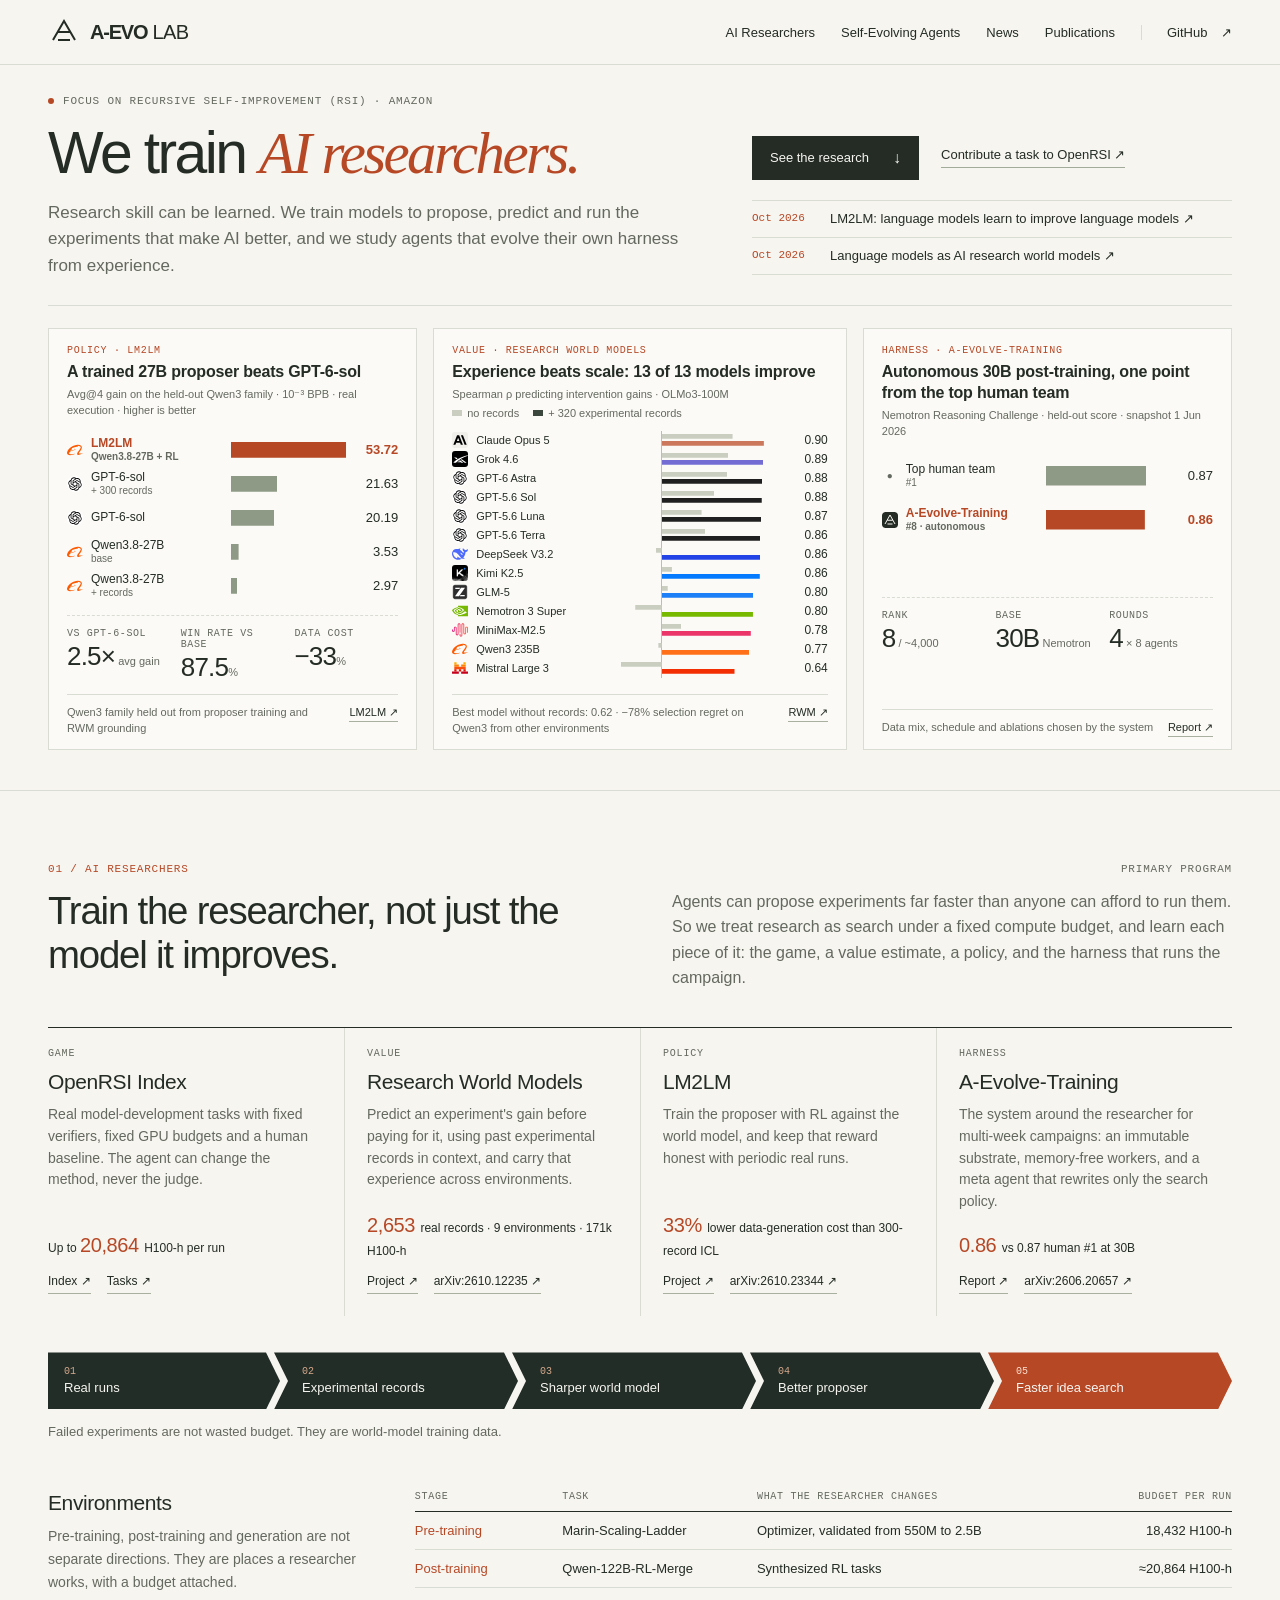
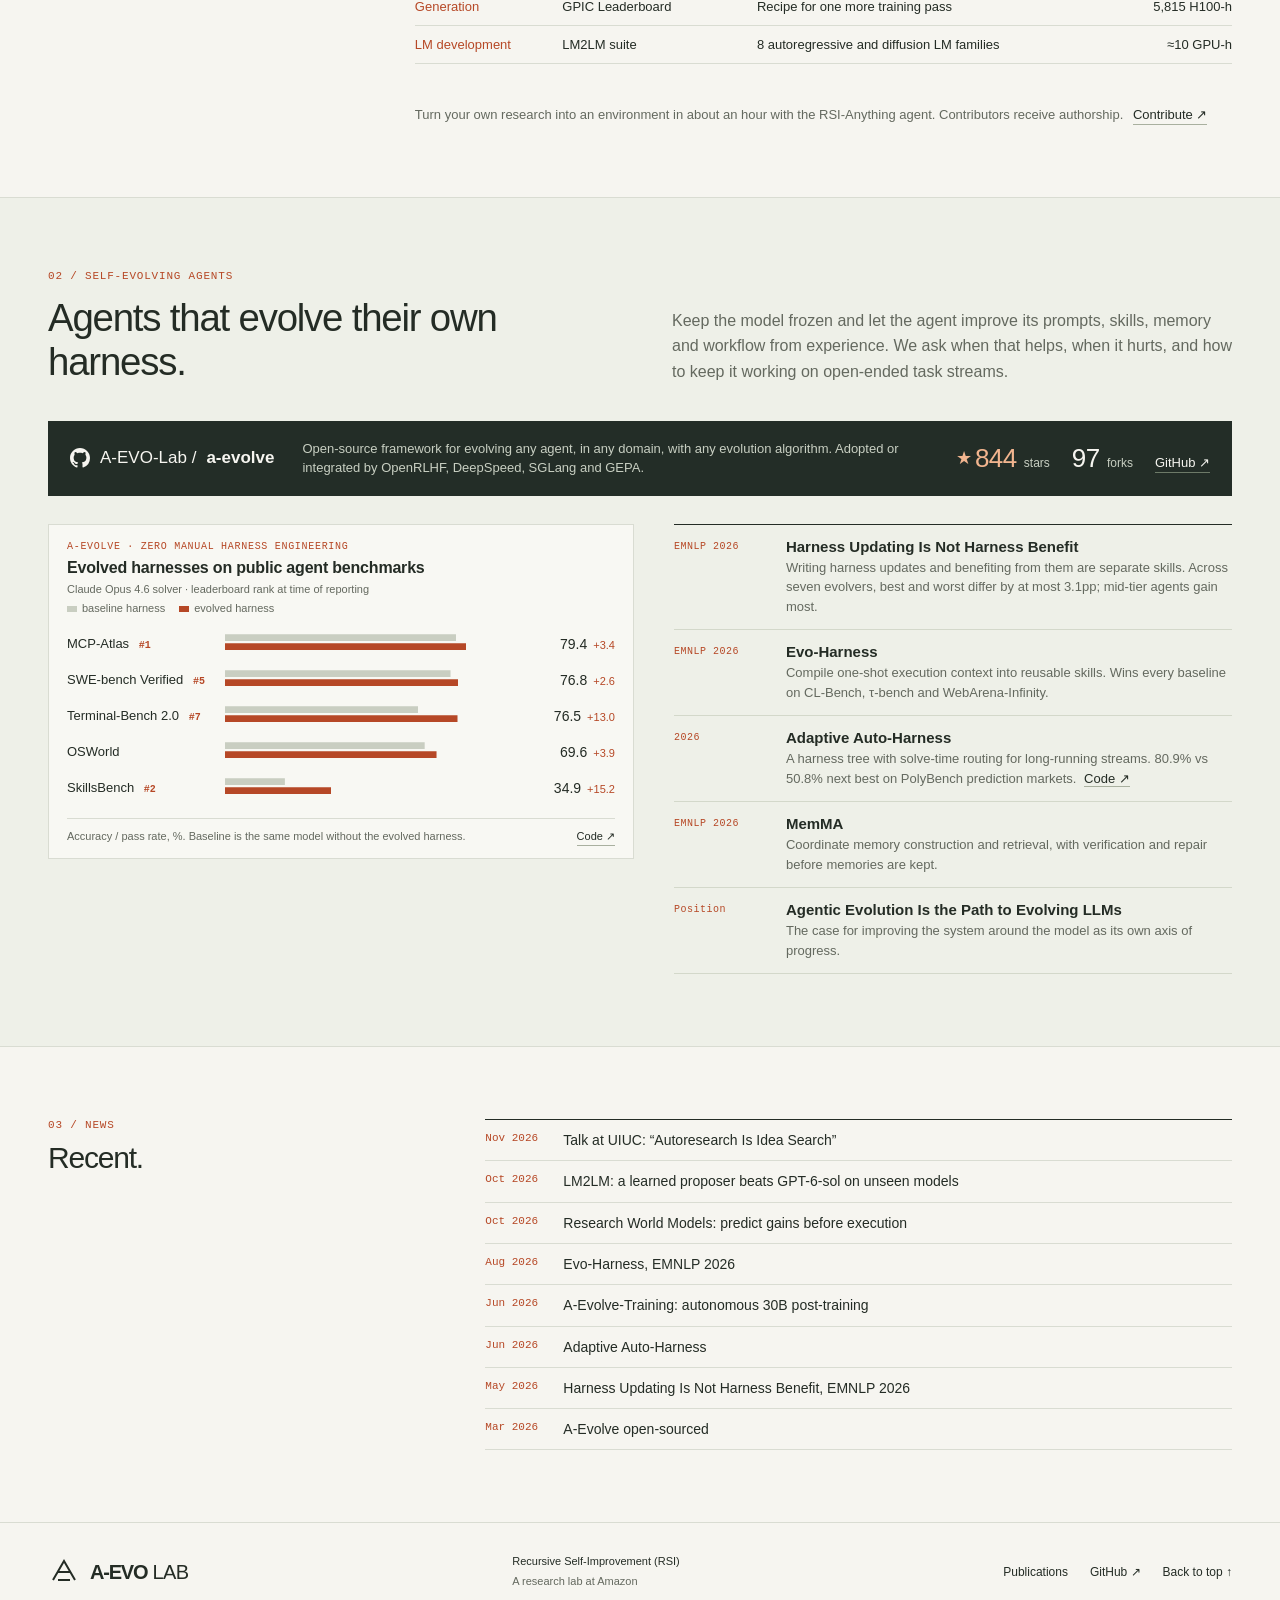
<file: index.html>
<!doctype html>
<html lang="en">
<head>
<meta charset="utf-8">
<meta name="viewport" content="width=device-width,initial-scale=1">

<meta name="theme-color" content="#f6f5f0">
<title>A-EVO Lab — We train AI researchers</title>
<meta name="description" content="A-EVO Lab at Amazon studies recursive self-improvement: learned AI researchers that propose, select and run model-development experiments, and self-evolving agents that improve their own harness.">
<link rel="icon" href="assets/mark.svg" type="image/svg+xml">
<link rel="stylesheet" href="style.css">
<link rel="stylesheet" href="home.css">
<script src="app.js" defer></script>
</head>
<body class="home">
<a class="skip" href="#main">Skip to content</a>
<header class="header"><div class="shell header-inner">
  <a class="brand" href="index.html" aria-label="A-EVO Lab home"><svg viewBox="0 0 32 32" aria-hidden="true"><path d="M5 24 16 5l11 19M10 16h12M10 24h12"/></svg><span>A-EVO<span class="brand-lab"> LAB</span></span></a>
  <button class="menu-toggle" aria-expanded="false" aria-controls="navigation">Menu <span aria-hidden="true">+</span></button>
  <nav id="navigation" aria-label="Main navigation">
    <a href="#researchers">AI Researchers</a>
    <a href="#agents">Self-Evolving Agents</a>
    <a href="#news">News</a>
    <a href="publications.html">Publications</a>
    <a class="nav-external" href="https://github.com/A-EVO-Lab">GitHub <span aria-hidden="true">↗</span></a>
  </nav>
</div></header>

<main id="main"><div id="top"></div>

<!-- ============ HERO: thesis + headline results, all above the fold ============ -->
<section class="h-hero shell" aria-labelledby="hero-title">
  <div class="h-intro">
    <div class="h-copy">
      <p class="kicker"><span class="signal"></span> Focus on Recursive Self-Improvement (RSI) · Amazon</p>
      <h1 id="hero-title">We train <em>AI researchers.</em></h1>
      <p class="h-lede">Research skill can be learned. We train models to propose, predict and run the experiments that make AI better, and we study agents that evolve their own harness from experience.</p>
    </div>
    <div class="h-side">
      <div class="h-actions">
        <a class="button" href="#researchers">See the research <span aria-hidden="true">↓</span></a>
        <a class="text-link" href="https://index.openrsi.foundation/">Contribute a task to OpenRSI ↗</a>
      </div>
      <ul class="h-latest" aria-label="Latest">
        <li><time>Oct 2026</time><a href="lm2lm/index.html">LM2LM: language models learn to improve language models ↗</a></li>
        <li><time>Oct 2026</time><a href="rwm/index.html">Language models as AI research world models ↗</a></li>
      </ul>
    </div>
  </div>

  <div class="results" aria-label="Headline results">
    <!-- LM2LM -->
    <figure class="rc">
      <figcaption class="rc-head">
        <span class="rc-tag">Policy · LM2LM</span>
        <strong>A trained 27B proposer beats GPT-6-sol</strong>
        <span class="rc-metric">Avg@4 gain on the held-out Qwen3 family · 10⁻³ BPB · real execution · higher is better</span>
      </figcaption>
      <ol class="hbars">
        <li class="is-ours"><img src="assets/logos/alibaba.svg" alt=""><span class="nm">LM2LM <small>Qwen3.8-27B + RL</small></span><span class="tr"><i style="--w:100%"></i></span><b>53.72</b></li>
        <li><img src="assets/logos/openai.svg" alt=""><span class="nm">GPT-6-sol <small>+ 300 records</small></span><span class="tr"><i style="--w:40.3%"></i></span><b>21.63</b></li>
        <li><img src="assets/logos/openai.svg" alt=""><span class="nm">GPT-6-sol</span><span class="tr"><i style="--w:37.6%"></i></span><b>20.19</b></li>
        <li><img src="assets/logos/alibaba.svg" alt=""><span class="nm">Qwen3.8-27B <small>base</small></span><span class="tr"><i style="--w:6.6%"></i></span><b>3.53</b></li>
        <li><img src="assets/logos/alibaba.svg" alt=""><span class="nm">Qwen3.8-27B <small>+ records</small></span><span class="tr"><i style="--w:5.5%"></i></span><b>2.97</b></li>
      </ol>
      <dl class="rc-facts">
        <div><dt>vs GPT-6-sol</dt><dd>2.5×<small> avg gain</small></dd></div>
        <div><dt>Win rate vs base</dt><dd>87.5<small>%</small></dd></div>
        <div><dt>Data cost</dt><dd>−33<small>%</small></dd></div>
      </dl>
      <p class="rc-foot"><span>Qwen3 family held out from proposer training and RWM grounding</span><a href="lm2lm/index.html">LM2LM ↗</a></p>
    </figure>

    <!-- RWM -->
    <figure class="rc">
      <figcaption class="rc-head">
        <span class="rc-tag">Value · Research World Models</span>
        <strong>Experience beats scale: 13 of 13 models improve</strong>
        <span class="rc-metric">Spearman ρ predicting intervention gains · OLMo3-100M</span><span class="rc-legend"><span><i class="k k-off"></i>no records</span><span><i class="k k-on"></i>+ 320 experimental records</span></span>
      </figcaption>
      <ol class="dbars" style="--zero:28.57%">
        <li><img src="assets/logos/anthropic.svg" alt=""><span class="nm">Claude Opus 5</span><span class="tr"><i class="off" style="--l:28.57%;--w:44.36%"></i><i class="on" style="--l:28.57%;--w:63.98%;--c:#CC785C"></i></span><b>0.90</b></li>
        <li><img src="assets/logos/xai.svg" alt=""><span class="nm">Grok 4.6</span><span class="tr"><i class="off" style="--l:28.57%;--w:41.57%"></i><i class="on" style="--l:28.57%;--w:63.64%;--c:#736CD3"></i></span><b>0.89</b></li>
        <li><img src="assets/logos/openai.svg" alt=""><span class="nm">GPT-6 Astra</span><span class="tr"><i class="off" style="--l:28.57%;--w:41.07%"></i><i class="on" style="--l:28.57%;--w:62.93%;--c:#1F1F1F"></i></span><b>0.88</b></li>
        <li><img src="assets/logos/openai.svg" alt=""><span class="nm">GPT-5.6 Sol</span><span class="tr"><i class="off" style="--l:28.57%;--w:32.79%"></i><i class="on" style="--l:28.57%;--w:62.64%;--c:#1F1F1F"></i></span><b>0.88</b></li>
        <li><img src="assets/logos/openai.svg" alt=""><span class="nm">GPT-5.6 Luna</span><span class="tr"><i class="off" style="--l:28.57%;--w:24.93%"></i><i class="on" style="--l:28.57%;--w:62.36%;--c:#1F1F1F"></i></span><b>0.87</b></li>
        <li><img src="assets/logos/openai.svg" alt=""><span class="nm">GPT-5.6 Terra</span><span class="tr"><i class="off" style="--l:28.57%;--w:27.07%"></i><i class="on" style="--l:28.57%;--w:61.57%;--c:#1F1F1F"></i></span><b>0.86</b></li>
        <li><img src="assets/logos/deepseek.svg" alt=""><span class="nm">DeepSeek V3.2</span><span class="tr"><i class="off" style="--l:24.71%;--w:3.86%"></i><i class="on" style="--l:28.57%;--w:61.57%;--c:#2243E6"></i></span><b>0.86</b></li>
        <li><img src="assets/logos/kimi.jpg" alt=""><span class="nm">Kimi K2.5</span><span class="tr"><i class="off" style="--l:28.57%;--w:6.36%"></i><i class="on" style="--l:28.57%;--w:61.43%;--c:#047AFE"></i></span><b>0.86</b></li>
        <li><img src="assets/logos/zai.svg" alt=""><span class="nm">GLM-5</span><span class="tr"><i class="off" style="--l:28.57%;--w:3.71%"></i><i class="on" style="--l:28.57%;--w:57.29%;--c:#1C7FF8"></i></span><b>0.80</b></li>
        <li><img src="assets/logos/nvidia.svg" alt=""><span class="nm">Nemotron 3 Super</span><span class="tr"><i class="off" style="--l:11.93%;--w:16.64%"></i><i class="on" style="--l:28.57%;--w:57.14%;--c:#76B900"></i></span><b>0.80</b></li>
        <li><img src="assets/logos/minimax.svg" alt=""><span class="nm">MiniMax-M2.5</span><span class="tr"><i class="off" style="--l:28.57%;--w:12.03%"></i><i class="on" style="--l:28.57%;--w:55.79%;--c:#EB3568"></i></span><b>0.78</b></li>
        <li><img src="assets/logos/alibaba.svg" alt=""><span class="nm">Qwen3 235B</span><span class="tr"><i class="off" style="--l:26.43%;--w:2.14%"></i><i class="on" style="--l:28.57%;--w:54.79%;--c:#FF7018"></i></span><b>0.77</b></li>
        <li><img src="assets/logos/mistral.svg" alt=""><span class="nm">Mistral Large 3</span><span class="tr"><i class="off" style="--l:2.71%;--w:25.86%"></i><i class="on" style="--l:28.57%;--w:45.57%;--c:#F32E02"></i></span><b>0.64</b></li>
      </ol>
      <p class="rc-foot"><span>Best model without records: 0.62 · −78% selection regret on Qwen3 from other environments</span><a href="rwm/index.html">RWM ↗</a></p>
    </figure>

    <!-- A-Evolve-Training -->
    <figure class="rc">
      <figcaption class="rc-head">
        <span class="rc-tag">Harness · A-Evolve-Training</span>
        <strong>Autonomous 30B post-training, one point from the top human team</strong>
        <span class="rc-metric">Nemotron Reasoning Challenge · held-out score · snapshot 1 Jun 2026</span>
      </figcaption>
      <ol class="hbars hbars-tall">
        <li><span class="glyph" aria-hidden="true">●</span><span class="nm">Top human team <small>#1</small></span><span class="tr"><i style="--w:87%"></i></span><b>0.87</b></li>
        <li class="is-ours"><img src="assets/mark.svg" alt=""><span class="nm">A-Evolve-Training <small>#8 · autonomous</small></span><span class="tr"><i style="--w:86%"></i></span><b>0.86</b></li>
      </ol>
      <dl class="rc-facts">
        <div><dt>Rank</dt><dd>8<small> / ~4,000</small></dd></div>
        <div><dt>Base</dt><dd>30B<small> Nemotron</small></dd></div>
        <div><dt>Rounds</dt><dd>4<small> × 8 agents</small></dd></div>
      </dl>
      <p class="rc-foot"><span>Data mix, schedule and ablations chosen by the system</span><a href="https://a-evo-lab.github.io/a-evolve-training/">Report ↗</a></p>
    </figure>
  </div>
</section>

<!-- ============ AI RESEARCHERS ============ -->
<section class="band" id="researchers" aria-labelledby="researchers-title"><div class="shell">
  <div class="sec-head">
    <p class="sec-num">01 / AI Researchers <span>Primary program</span></p>
    <h2 id="researchers-title">Train the researcher, not just the model it improves.</h2>
    <p class="sec-lede">Agents can propose experiments far faster than anyone can afford to run them. So we treat research as search under a fixed compute budget, and learn each piece of it: the game, a value estimate, a policy, and the harness that runs the campaign.</p>
  </div>

  <div class="recipe">
    <article>
      <p class="role">Game</p>
      <h3><a href="https://index.openrsi.foundation/">OpenRSI Index</a></h3>
      <p>Real model-development tasks with fixed verifiers, fixed GPU budgets and a human baseline. The agent can change the method, never the judge.</p>
      <p class="stat">Up to <b>20,864</b> H100-h per run</p>
      <p class="links"><a href="https://index.openrsi.foundation/">Index ↗</a><a href="https://github.com/OpenRSI-Foundation/OpenRSI-Index">Tasks ↗</a></p>
    </article>
    <article>
      <p class="role">Value</p>
      <h3><a href="rwm/index.html">Research World Models</a></h3>
      <p>Predict an experiment's gain before paying for it, using past experimental records in context, and carry that experience across environments.</p>
      <p class="stat"><b>2,653</b> real records · 9 environments · 171k H100-h</p>
      <p class="links"><a href="rwm/index.html">Project ↗</a><a href="https://arxiv.org/abs/2610.12235">arXiv:2610.12235 ↗</a></p>
    </article>
    <article>
      <p class="role">Policy</p>
      <h3><a href="lm2lm/index.html">LM2LM</a></h3>
      <p>Train the proposer with RL against the world model, and keep that reward honest with periodic real runs.</p>
      <p class="stat"><b>33%</b> lower data-generation cost than 300-record ICL</p>
      <p class="links"><a href="lm2lm/index.html">Project ↗</a><a href="https://arxiv.org/abs/2610.23344">arXiv:2610.23344 ↗</a></p>
    </article>
    <article>
      <p class="role">Harness</p>
      <h3><a href="https://a-evo-lab.github.io/a-evolve-training/">A-Evolve-Training</a></h3>
      <p>The system around the researcher for multi-week campaigns: an immutable substrate, memory-free workers, and a meta agent that rewrites only the search policy.</p>
      <p class="stat"><b>0.86</b> vs 0.87 human #1 at 30B</p>
      <p class="links"><a href="https://a-evo-lab.github.io/a-evolve-training/">Report ↗</a><a href="https://arxiv.org/abs/2606.20657">arXiv:2606.20657 ↗</a></p>
    </article>
  </div>

  <ol class="flywheel" aria-label="Research flywheel">
    <li>Real runs</li><li>Experimental records</li><li>Sharper world model</li><li>Better proposer</li><li>Faster idea search</li>
  </ol>
  <p class="flywheel-note">Failed experiments are not wasted budget. They are world-model training data.</p>

  <div class="envs">
    <div class="envs-head">
      <h3>Environments</h3>
      <p>Pre-training, post-training and generation are not separate directions. They are places a researcher works, with a budget attached.</p>
    </div>
    <table>
      <thead><tr><th>Stage</th><th>Task</th><th>What the researcher changes</th><th class="num">Budget per run</th></tr></thead>
      <tbody>
        <tr><td>Pre-training</td><td>Marin-Scaling-Ladder</td><td>Optimizer, validated from 550M to 2.5B</td><td class="num">18,432 H100-h</td></tr>
        <tr><td>Post-training</td><td>Qwen-122B-RL-Merge</td><td>Synthesized RL tasks</td><td class="num">≈20,864 H100-h</td></tr>
        <tr><td>Generation</td><td>GPIC Leaderboard</td><td>Recipe for one more training pass</td><td class="num">5,815 H100-h</td></tr>
        <tr><td>LM development</td><td>LM2LM suite</td><td>8 autoregressive and diffusion LM families</td><td class="num">≈10 GPU-h</td></tr>
      </tbody>
    </table>
    <p class="envs-cta">Turn your own research into an environment in about an hour with the RSI-Anything agent. Contributors receive authorship. <a href="https://index.openrsi.foundation/#contribute">Contribute ↗</a></p>
  </div>
</div></section>

<!-- ============ SELF-EVOLVING AGENTS ============ -->
<section class="band band-alt" id="agents" aria-labelledby="agents-title"><div class="shell">
  <div class="sec-head">
    <p class="sec-num">02 / Self-Evolving Agents</p>
    <h2 id="agents-title">Agents that evolve their own harness.</h2>
    <p class="sec-lede">Keep the model frozen and let the agent improve its prompts, skills, memory and workflow from experience. We ask when that helps, when it hurts, and how to keep it working on open-ended task streams.</p>
  </div>

  <a class="repo-hero" href="https://github.com/A-EVO-Lab/a-evolve">
    <span class="repo-id"><svg viewBox="0 0 16 16" aria-hidden="true"><path d="M8 0C3.58 0 0 3.58 0 8c0 3.54 2.29 6.53 5.47 7.59.4.07.55-.17.55-.38 0-.19-.01-.82-.01-1.49-2.01.37-2.53-.49-2.69-.94-.09-.23-.48-.94-.82-1.13-.28-.15-.68-.52-.01-.53.63-.01 1.08.58 1.23.82.72 1.21 1.87.87 2.33.66.07-.52.28-.87.51-1.07-1.78-.2-3.64-.89-3.64-3.95 0-.87.31-1.59.82-2.15-.08-.2-.36-1.02.08-2.12 0 0 .67-.21 2.2.82.64-.18 1.32-.27 2-.27.68 0 1.36.09 2 .27 1.53-1.04 2.2-.82 2.2-.82.44 1.1.16 1.92.08 2.12.51.56.82 1.27.82 2.15 0 3.07-1.87 3.75-3.65 3.95.29.25.54.73.54 1.48 0 1.07-.01 1.93-.01 2.2 0 .21.15.46.55.38A8.013 8.013 0 0 0 16 8c0-4.42-3.58-8-8-8Z"/></svg>A-EVO-Lab / <strong>a-evolve</strong></span>
    <span class="repo-desc">Open-source framework for evolving any agent, in any domain, with any evolution algorithm. Adopted or integrated by OpenRLHF, DeepSpeed, SGLang and GEPA.</span>
    <span class="repo-stats"><span class="stars"><b data-gh-stars="A-EVO-Lab/a-evolve">844</b> stars</span><span><b data-gh-forks="A-EVO-Lab/a-evolve">97</b> forks</span><span class="repo-go">GitHub ↗</span></span>
  </a>

  <div class="agents-grid">
    <figure class="rc rc-flat">
      <figcaption class="rc-head">
        <span class="rc-tag">A-Evolve · zero manual harness engineering</span>
        <strong>Evolved harnesses on public agent benchmarks</strong>
        <span class="rc-metric">Claude Opus 4.6 solver · leaderboard rank at time of reporting</span><span class="rc-legend"><span><i class="k k-off"></i>baseline harness</span><span><i class="k k-acc"></i>evolved harness</span></span>
      </figcaption>
      <ol class="dbars dbars-pct">
        <li><span class="nm">MCP-Atlas <small class="rank">#1</small></span><span class="tr"><i class="off" style="--l:0%;--w:76.0%"></i><i class="on" style="--l:0%;--w:79.4%"></i></span><b>79.4<small>+3.4</small></b></li>
        <li><span class="nm">SWE-bench Verified <small class="rank">#5</small></span><span class="tr"><i class="off" style="--l:0%;--w:74.2%"></i><i class="on" style="--l:0%;--w:76.8%"></i></span><b>76.8<small>+2.6</small></b></li>
        <li><span class="nm">Terminal-Bench 2.0 <small class="rank">#7</small></span><span class="tr"><i class="off" style="--l:0%;--w:63.5%"></i><i class="on" style="--l:0%;--w:76.5%"></i></span><b>76.5<small>+13.0</small></b></li>
        <li><span class="nm">OSWorld</span><span class="tr"><i class="off" style="--l:0%;--w:65.7%"></i><i class="on" style="--l:0%;--w:69.6%"></i></span><b>69.6<small>+3.9</small></b></li>
        <li><span class="nm">SkillsBench <small class="rank">#2</small></span><span class="tr"><i class="off" style="--l:0%;--w:19.7%"></i><i class="on" style="--l:0%;--w:34.9%"></i></span><b>34.9<small>+15.2</small></b></li>
      </ol>
      <p class="rc-foot"><span>Accuracy / pass rate, %. Baseline is the same model without the evolved harness.</span><a href="https://github.com/A-EVO-Lab/a-evolve">Code ↗</a></p>
    </figure>

    <ul class="paper-list">
      <li><span class="venue">EMNLP 2026</span><a href="https://arxiv.org/abs/2605.30621"><strong>Harness Updating Is Not Harness Benefit</strong></a><p>Writing harness updates and benefiting from them are separate skills. Across seven evolvers, best and worst differ by at most 3.1pp; mid-tier agents gain most.</p></li>
      <li><span class="venue">EMNLP 2026</span><a href="https://arxiv.org/abs/2608.15071"><strong>Evo-Harness</strong></a><p>Compile one-shot execution context into reusable skills. Wins every baseline on CL-Bench, τ-bench and WebArena-Infinity.</p></li>
      <li><span class="venue">2026</span><a href="https://arxiv.org/abs/2606.01770"><strong>Adaptive Auto-Harness</strong></a><p>A harness tree with solve-time routing for long-running streams. 80.9% vs 50.8% next best on PolyBench prediction markets. <a class="inline-code" href="https://github.com/A-EVO-Lab/AdaptiveHarness">Code ↗</a></p></li>
      <li><span class="venue">EMNLP 2026</span><a href="https://arxiv.org/abs/2603.18718"><strong>MemMA</strong></a><p>Coordinate memory construction and retrieval, with verification and repair before memories are kept.</p></li>
      <li><span class="venue">Position</span><a href="https://arxiv.org/abs/2602.00359"><strong>Agentic Evolution Is the Path to Evolving LLMs</strong></a><p>The case for improving the system around the model as its own axis of progress.</p></li>
    </ul>
  </div>
</div></section>

<!-- ============ NEWS ============ -->
<section class="band" id="news" aria-labelledby="news-title"><div class="shell news-wrap">
  <div>
    <p class="sec-num">03 / News</p>
    <h2 id="news-title" class="h2-sm">Recent.</h2>
  </div>
  <ul class="news">
      <li><time>Nov 2026</time><span>Talk at UIUC: “Autoresearch Is Idea Search”</span></li>
      <li><time>Oct 2026</time><a href="lm2lm/index.html">LM2LM: a learned proposer beats GPT-6-sol on unseen models</a></li>
      <li><time>Oct 2026</time><a href="rwm/index.html">Research World Models: predict gains before execution</a></li>
      <li><time>Aug 2026</time><a href="https://arxiv.org/abs/2608.15071">Evo-Harness, EMNLP 2026</a></li>
      <li><time>Jun 2026</time><a href="https://a-evo-lab.github.io/a-evolve-training/">A-Evolve-Training: autonomous 30B post-training</a></li>
      <li><time>Jun 2026</time><a href="https://arxiv.org/abs/2606.01770">Adaptive Auto-Harness</a></li>
      <li><time>May 2026</time><a href="https://arxiv.org/abs/2605.30621">Harness Updating Is Not Harness Benefit, EMNLP 2026</a></li>
      <li><time>Mar 2026</time><a href="https://github.com/A-EVO-Lab/a-evolve">A-Evolve open-sourced</a></li>
    </ul>
</div></section>
</main>

<footer class="shell footer">
  <a class="brand" href="index.html"><svg viewBox="0 0 32 32" aria-hidden="true"><path d="M5 24 16 5l11 19M10 16h12M10 24h12"/></svg><span>A-EVO<span class="brand-lab"> LAB</span></span></a>
  <p>Recursive Self-Improvement (RSI)<br><span>A research lab at Amazon</span></p>
  <div><a href="publications.html">Publications</a><a href="https://github.com/A-EVO-Lab">GitHub ↗</a><a href="#top">Back to top ↑</a></div>
</footer>
</body>
</html>
</file>
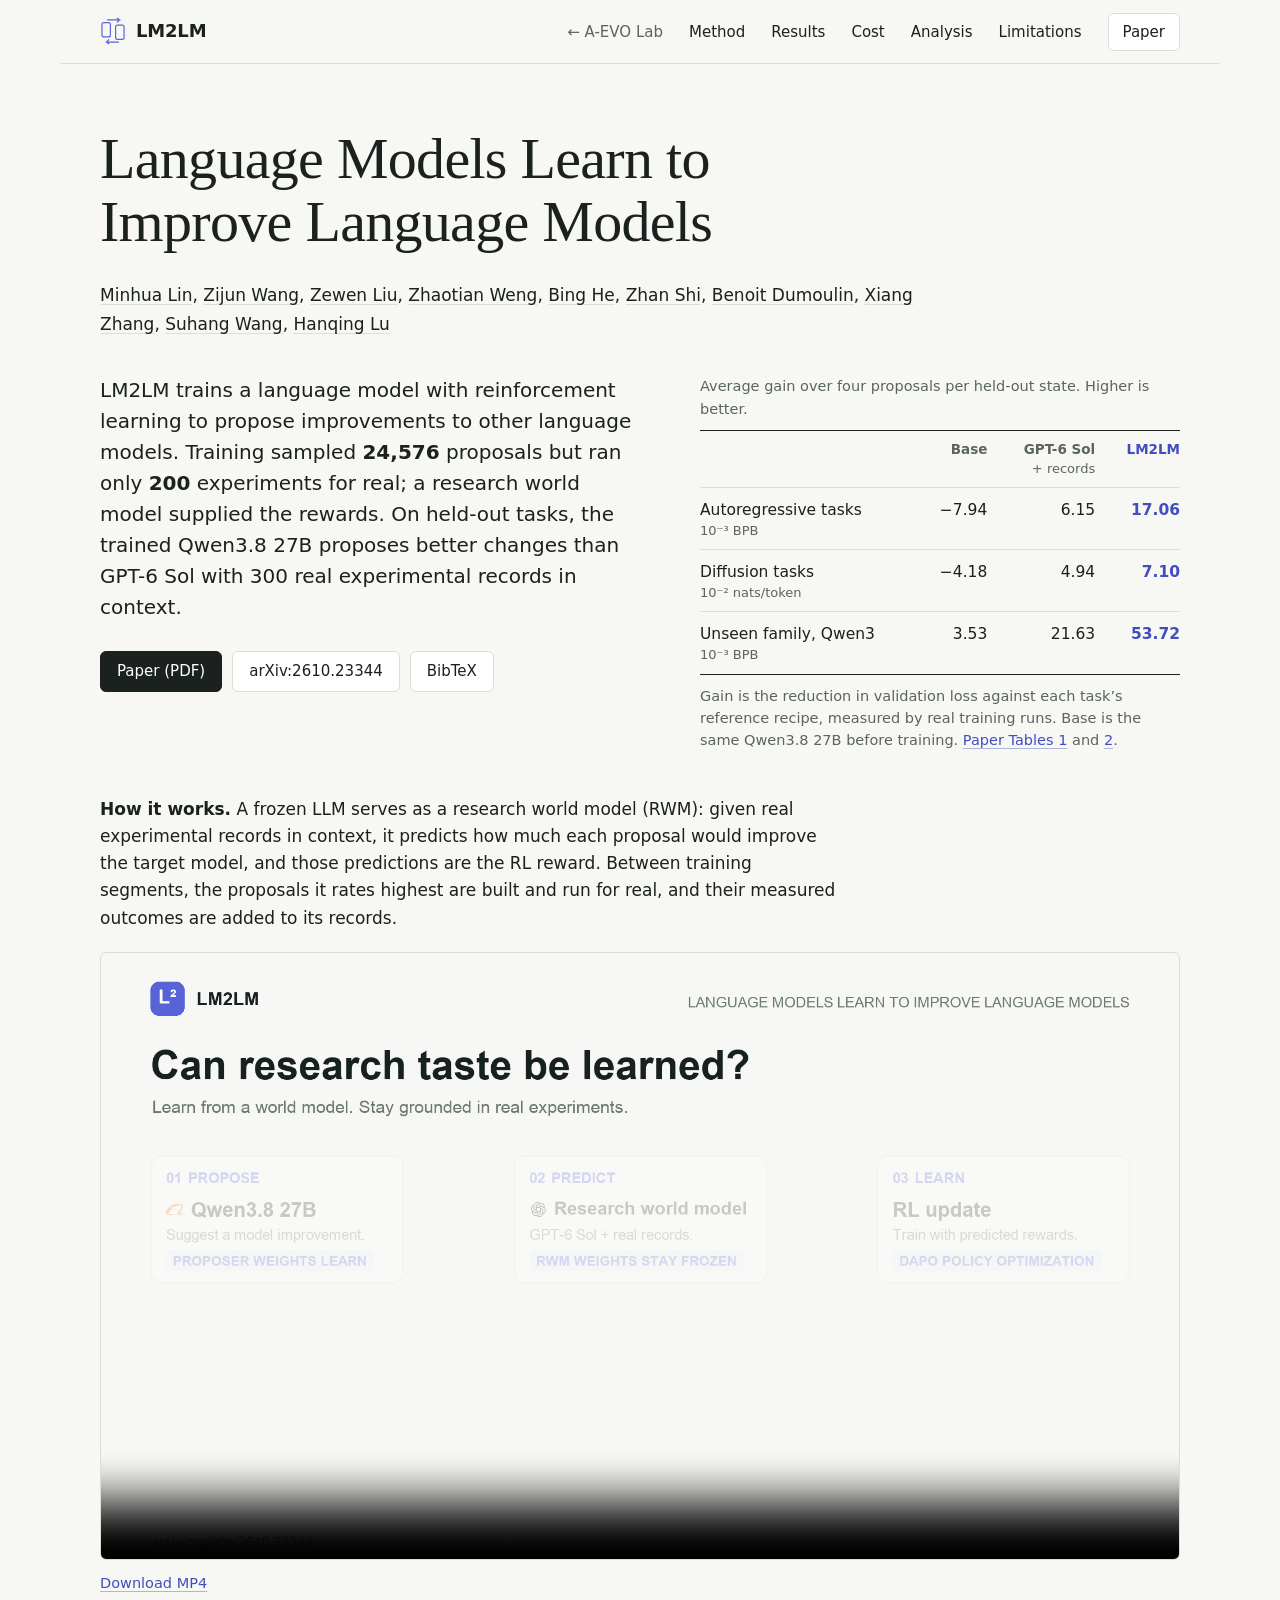
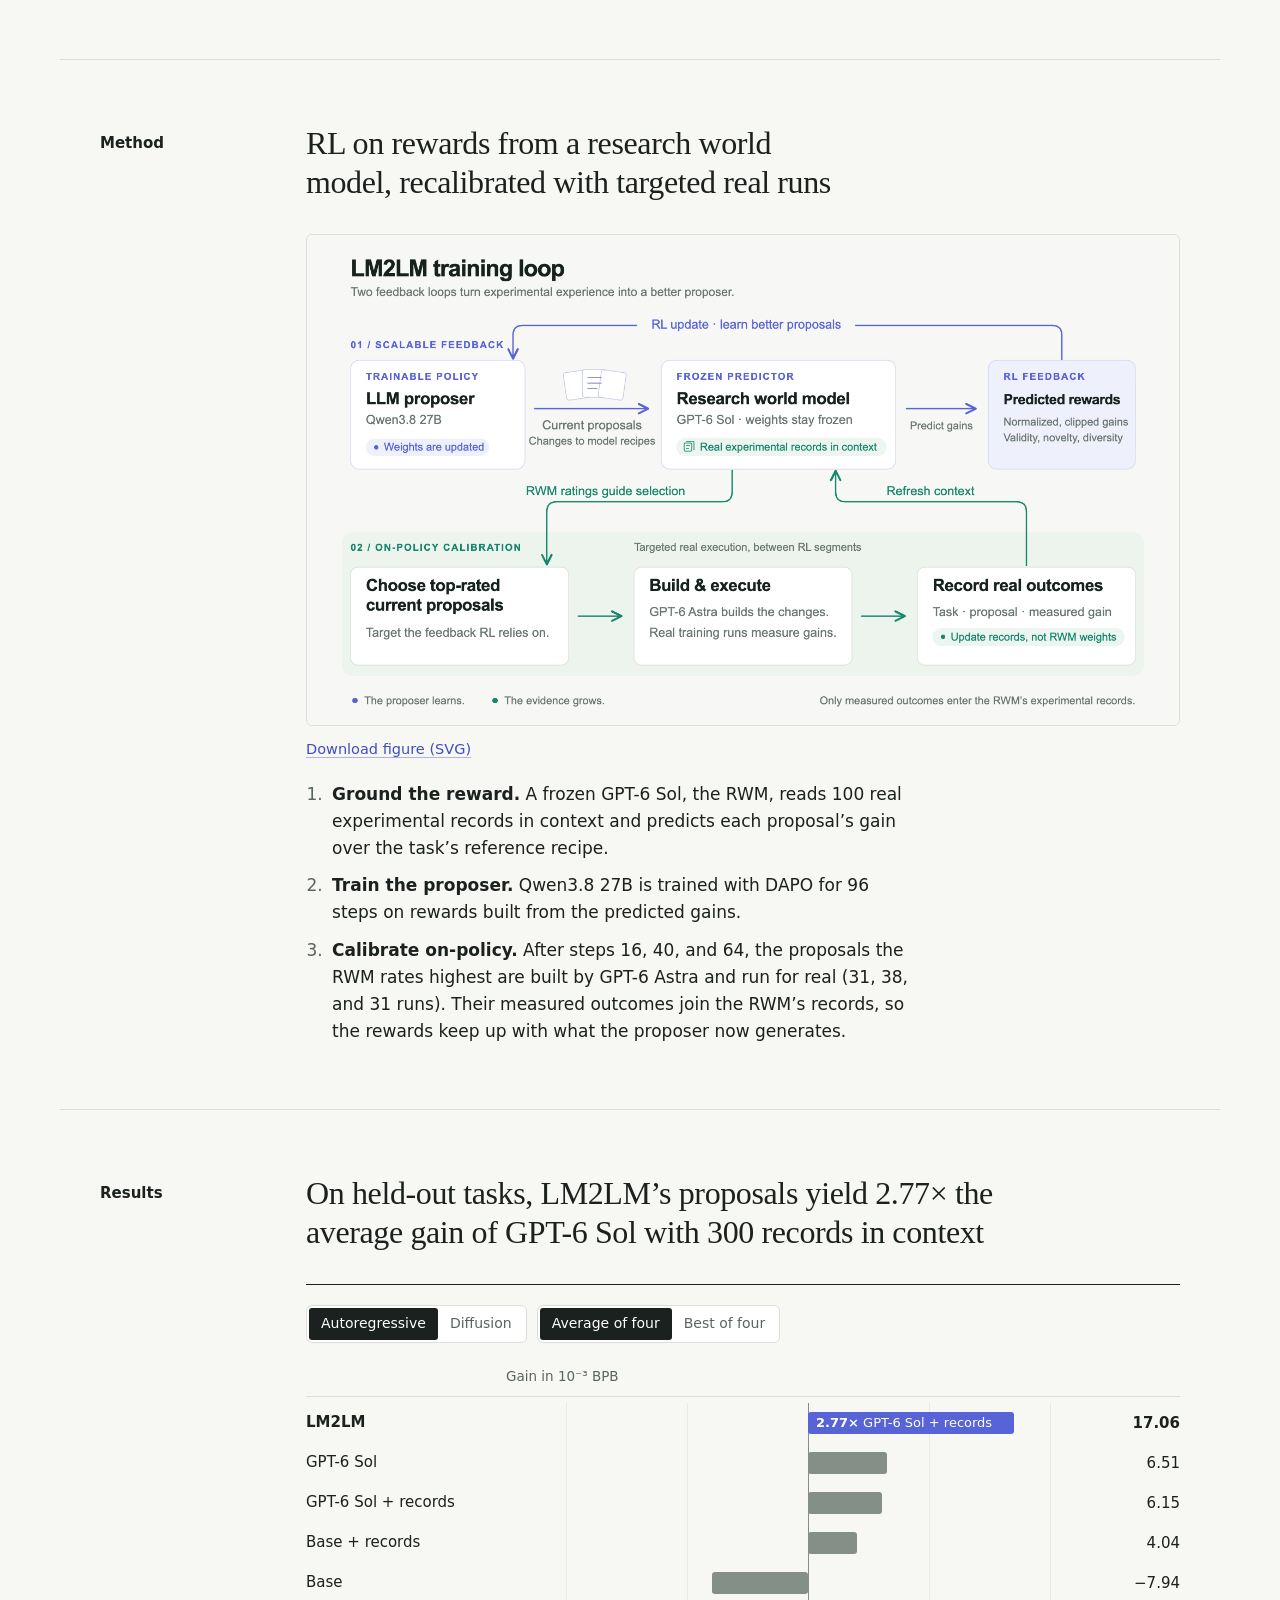
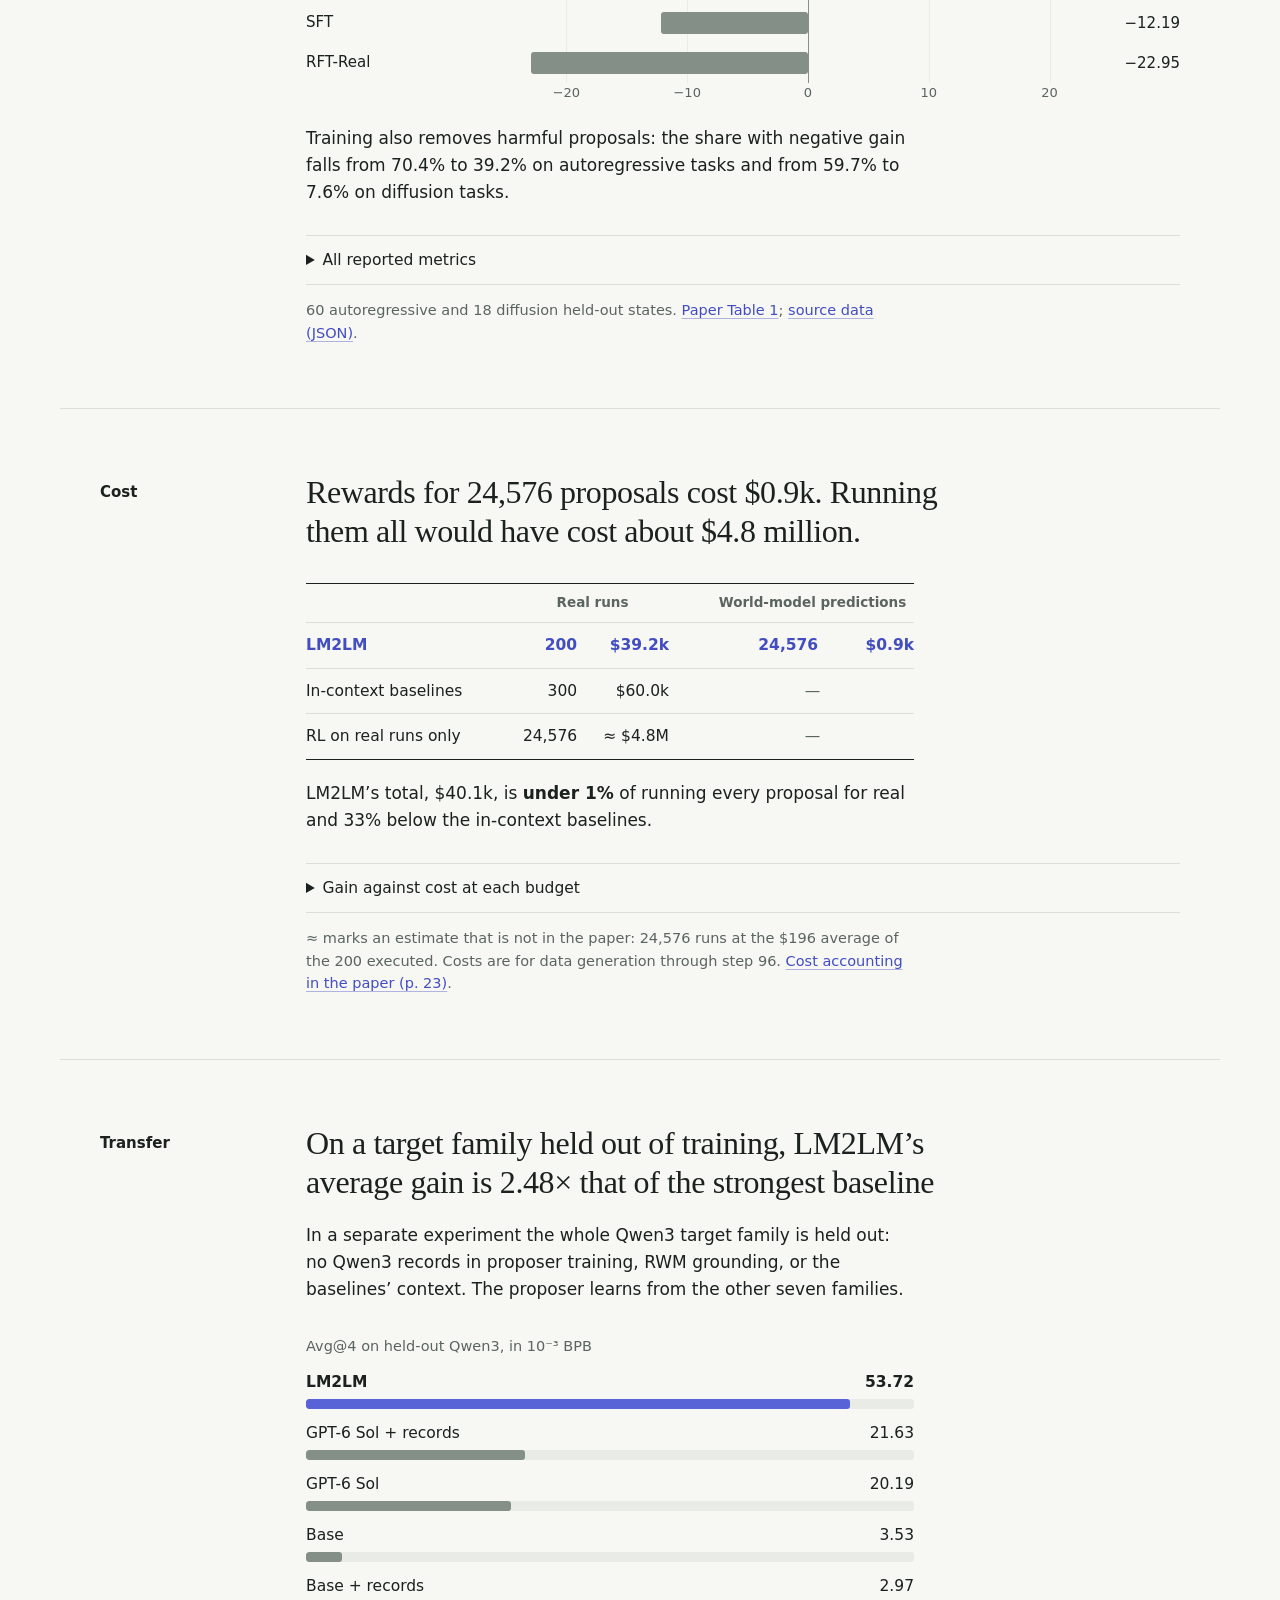
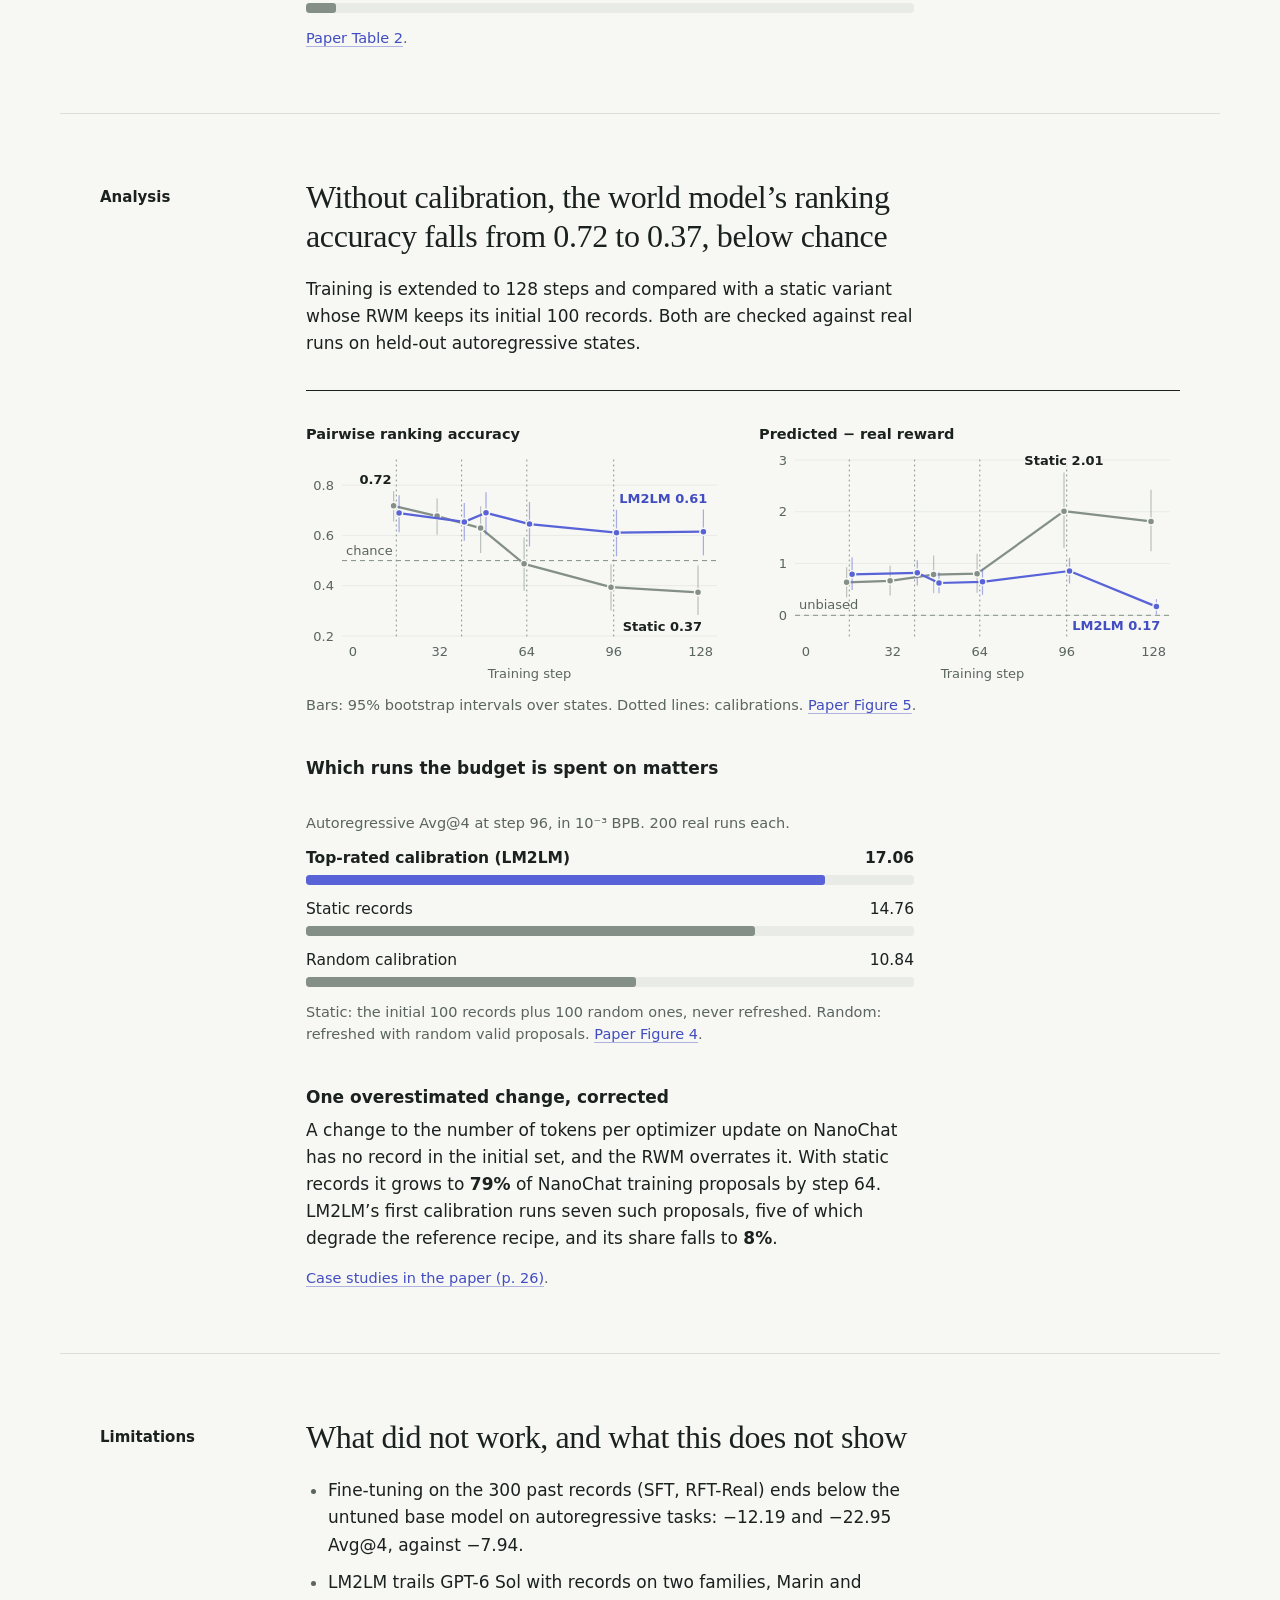
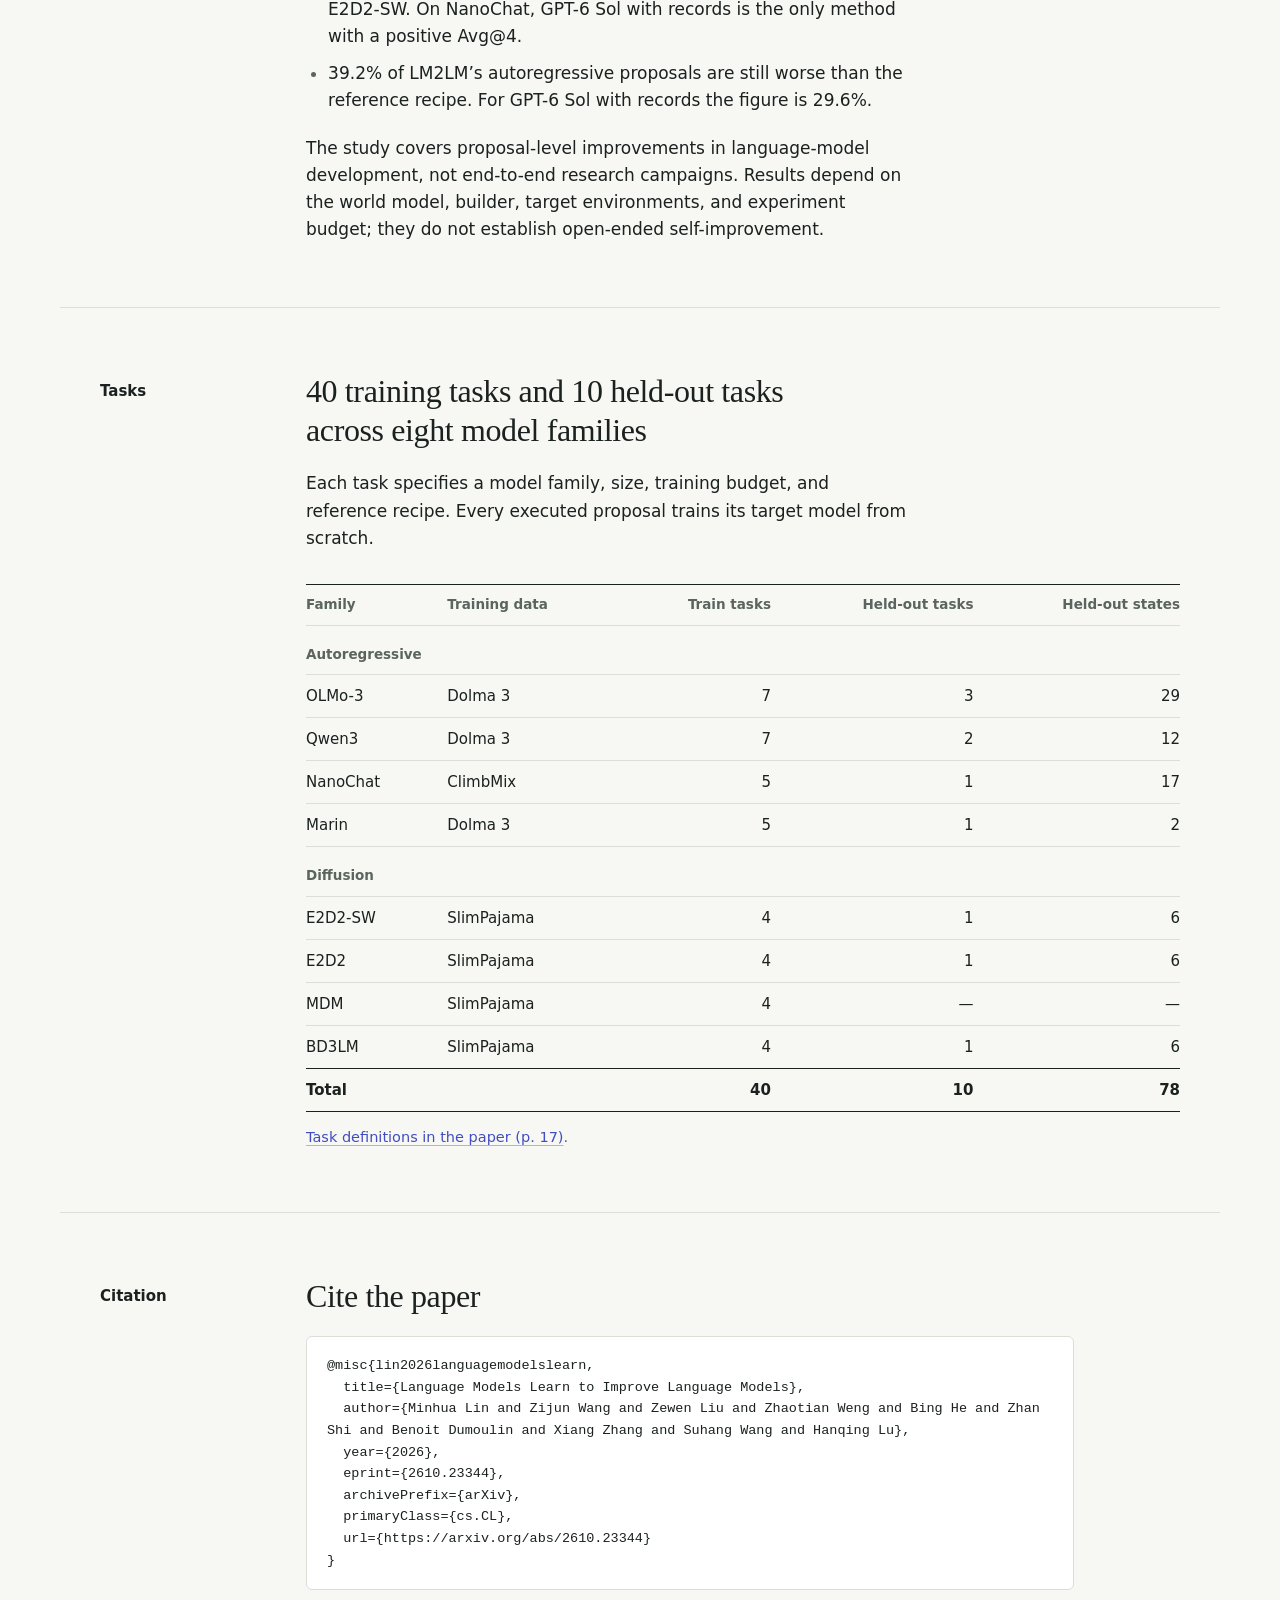
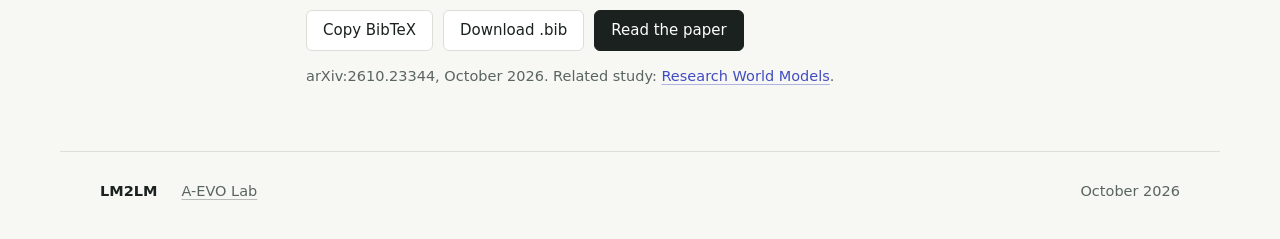
<file: lm2lm/index.html>
<!doctype html>
<html lang="en">
<head>
  <meta charset="utf-8">
  <meta name="viewport" content="width=device-width,initial-scale=1">

  <title>Language Models Learn to Improve Language Models (LM2LM)</title>
  <meta name="description" content="Can research taste be learned? LM2LM trains language models to propose better experiments, using research world model rewards grounded in real execution.">
  <meta name="theme-color" content="#f7f7f4">
  <meta property="og:title" content="LM2LM — Can research taste be learned?">
  <meta property="og:description" content="Language Models Learn to Improve Language Models. Learn with world model rewards. Stay grounded in real experiments.">
  <meta property="og:type" content="website">
  <meta property="og:image" content="https://a-evo-lab.github.io/lm2lm/assets/social-preview.png?v=bc0c769bed1d">
  <meta name="twitter:card" content="summary_large_image">
  <link rel="icon" href="assets/favicon.svg?v=e98941b61692" type="image/svg+xml">
  <link rel="stylesheet" href="style.css?v=f825f791b3f7">
  <script src="assets/results.js?v=867772dbafac" defer></script>
  <script src="assets/paper-figures.js?v=d758c8825e04" defer></script>
  <script src="app.js?v=ece9f4f73e99" defer></script>
</head>
<body>
<a class="skip-link" href="#results">Skip to the results</a>

<header class="site-header wrap">
  <a class="wordmark" href="#overview" aria-label="LM2LM home"><svg viewBox="0 0 40 40" aria-hidden="true"><rect x="3" y="7" width="13" height="22" rx="3"/><rect x="24" y="11" width="13" height="22" rx="3"/><path d="M11 3h19l-4-3m4 3-4 4M29 37H10l4-4m-4 4 4 3"/></svg><span>LM2LM</span></a>
  <nav aria-label="Main navigation">
    <a class="nav-lab" href="../index.html">← A-EVO Lab</a>
    <a class="nav-section" href="#method">Method</a>
    <a class="nav-section" href="#results">Results</a>
    <a class="nav-section" href="#cost">Cost</a>
    <a class="nav-section" href="#analysis">Analysis</a>
    <a class="nav-section" href="#limitations">Limitations</a>
    <a class="paper-button" href="https://arxiv.org/abs/2610.23344" target="_blank" rel="noopener">Paper</a>
  </nav>
</header>

<main>

<section class="hero wrap" id="overview">
  <h1>Language Models Learn to Improve Language Models</h1>
  <p class="authors">
    <a href="https://ventr1c.github.io/" target="_blank" rel="noopener">Minhua Lin</a>,
    <a href="https://asillycat.github.io/" target="_blank" rel="noopener">Zijun Wang</a>,
    <a href="https://nuuuh.github.io/" target="_blank" rel="noopener">Zewen Liu</a>,
    <a href="https://zhaotianweng.github.io/" target="_blank" rel="noopener">Zhaotian Weng</a>,
    <a href="https://binghe2727.github.io/" target="_blank" rel="noopener">Bing He</a>,
    <a href="https://scholar.google.com/citations?user=yROrWMkAAAAJ&amp;hl=zh-CN" target="_blank" rel="noopener">Zhan Shi</a>,
    <a href="https://www.amazon.science/author/benoit-dumoulin" target="_blank" rel="noopener">Benoit Dumoulin</a>,
    <a href="https://faculty.ist.psu.edu/xzz89/" target="_blank" rel="noopener">Xiang Zhang</a>,
    <a href="https://faculty.ist.psu.edu/szw494/" target="_blank" rel="noopener">Suhang Wang</a>,
    <a href="https://hanqinglu.github.io/" target="_blank" rel="noopener">Hanqing Lu</a>
  </p>

  <div class="hero-grid">
    <div>
      <p class="lede">LM2LM trains a language model with reinforcement learning to propose improvements to other language models. Training sampled <strong>24,576</strong> proposals but ran only <strong>200</strong> experiments for real; a research world model supplied the rewards. On held-out tasks, the trained Qwen3.8 27B proposes better changes than GPT-6 Sol with 300 real experimental records in context.</p>
      <div class="hero-actions">
        <a class="button primary" href="https://arxiv.org/pdf/2610.23344" target="_blank" rel="noopener">Paper (PDF)</a>
        <a class="button" href="https://arxiv.org/abs/2610.23344" target="_blank" rel="noopener">arXiv:2610.23344</a>
        <a class="button" href="#cite">BibTeX</a>
      </div>
    </div>
    <figure class="key-results">
      <figcaption>Average gain over four proposals per held-out state. Higher is better.</figcaption>
      <table>
        <thead><tr>
          <td></td>
          <th scope="col">Base</th>
          <th scope="col">GPT-6 Sol <small>+ records</small></th>
          <th scope="col" class="ours">LM2LM</th>
        </tr></thead>
        <tbody>
          <tr><th scope="row">Autoregressive tasks <small>10⁻³ BPB</small></th><td>−7.94</td><td>6.15</td><td class="ours">17.06</td></tr>
          <tr><th scope="row">Diffusion tasks <small>10⁻² nats/token</small></th><td>−4.18</td><td>4.94</td><td class="ours">7.10</td></tr>
          <tr><th scope="row">Unseen family, Qwen3 <small>10⁻³ BPB</small></th><td>3.53</td><td>21.63</td><td class="ours">53.72</td></tr>
        </tbody>
      </table>
      <p class="note">Gain is the reduction in validation loss against each task’s reference recipe, measured by real training runs. Base is the same Qwen3.8 27B before training. <a href="https://arxiv.org/pdf/2610.23344v2#page=6" target="_blank" rel="noopener">Paper Tables 1</a> and <a href="https://arxiv.org/pdf/2610.23344v2#page=8" target="_blank" rel="noopener">2</a>.</p>
    </figure>
  </div>
</section>

<section class="film wrap" id="film" aria-label="How LM2LM works">
  <p class="film-intro"><strong>How it works.</strong> A frozen LLM serves as a research world model (RWM): given real experimental records in context, it predicts how much each proposal would improve the target model, and those predictions are the RL reward. Between training segments, the proposals it rates highest are built and run for real, and their measured outcomes are added to its records.</p>
  <figure>
    <div class="film-frame"><video id="lead-video" autoplay muted loop playsinline controls preload="auto" poster="assets/film-start.jpg?v=304615145472" aria-label="Fourteen-second explanation of LM2LM's learning and real-experiment calibration loop"><source src="assets/lm2lm-film.mp4?v=e2520bb17e0e" type="video/mp4">Your browser does not support video. <a href="assets/lm2lm-film.mp4?v=e2520bb17e0e">Download the film.</a></video></div>
    <figcaption><a href="assets/lm2lm-film.mp4?v=e2520bb17e0e" download>Download MP4</a></figcaption>
  </figure>
</section>

<section class="section wrap" id="method" aria-labelledby="method-h">
  <p class="rail">Method</p>
  <div class="content">
    <h2 id="method-h">RL on rewards from a research world model, recalibrated with targeted real runs</h2>
    <figure class="method-figure">
      <p class="scroll-hint">Scroll sideways to see the whole diagram.</p>
      <div class="diagram-scroll" tabindex="0" role="region" aria-label="Learning loop diagram; scroll horizontally on small screens"><img src="assets/learning-loop.png?v=076479722069" alt="LM2LM trains a Qwen3.8 27B proposer with rewards from a frozen GPT-6 Sol research world model. Periodically, high-rated current-policy proposals are built and run; measured outcomes update the world model’s experimental records." width="1600" height="900"></div>
      <figcaption><a href="assets/learning-loop.svg?v=c969db8b1b88" download>Download figure (SVG)</a></figcaption>
    </figure>
    <ol class="steps">
      <li><strong>Ground the reward.</strong> A frozen GPT-6 Sol, the RWM, reads 100 real experimental records in context and predicts each proposal’s gain over the task’s reference recipe.</li>
      <li><strong>Train the proposer.</strong> Qwen3.8 27B is trained with DAPO for 96 steps on rewards built from the predicted gains.</li>
      <li><strong>Calibrate on-policy.</strong> After steps 16, 40, and 64, the proposals the RWM rates highest are built by GPT-6 Astra and run for real (31, 38, and 31 runs). Their measured outcomes join the RWM’s records, so the rewards keep up with what the proposer now generates.</li>
    </ol>
  </div>
</section>

<section class="section wrap" id="results" aria-labelledby="results-h">
  <p class="rail">Results</p>
  <div class="content">
    <h2 id="results-h">On <span class="nowrap">held-out</span> tasks, LM2LM’s proposals yield 2.77× the average gain of GPT-6 Sol with 300 records in context</h2>
    <figure class="benchmark" aria-label="Interactive comparison of proposal gains">
      <div class="benchmark-top">
        <div class="controls">
          <div class="segmented" aria-label="Modeling paradigm"><button class="active" data-domain="ar" aria-pressed="true">Autoregressive</button><button data-domain="diffusion" aria-pressed="false">Diffusion</button></div>
          <div class="segmented" aria-label="Gain metric"><button class="active" data-metric="avg4" aria-pressed="true">Average of four</button><button data-metric="best4" aria-pressed="false">Best of four</button></div>
        </div>
      </div>
      <div class="chart-head"><span></span><span id="chart-unit">Gain in 10⁻³ BPB</span><span></span></div>
      <div class="results-chart" id="results-chart"><div class="chart-grid" id="chart-grid" aria-hidden="true"></div><div id="chart-rows"></div></div>
      <div class="chart-axis" id="chart-axis" aria-hidden="true"></div>
    </figure>

    <p>Training also removes harmful proposals: the share with negative gain falls from 70.4% to 39.2% on autoregressive tasks and from 59.7% to 7.6% on diffusion tasks.</p>

    <details class="more">
      <summary>All reported metrics</summary>
      <figure class="table-figure">
        <figcaption id="results-caption">Held-out proposal quality.</figcaption>
        <div class="table-scroll">
        <table id="results-table" aria-labelledby="results-caption">
          <thead><tr><th scope="col">Proposer</th><th scope="col">Avg@4 ↑</th><th scope="col">Best@4 ↑</th><th scope="col">Negative % ↓</th><th scope="col">Wins vs. Base % ↑</th><th scope="col">LM2LM wins vs. row %</th></tr></thead>
          <tbody></tbody>
        </table>
        </div>
        <p class="note">Follows the chart’s domain. Win rates are pairwise over states.</p>
      </figure>
    </details>

    <p class="note">60 autoregressive and 18 diffusion held-out states. <a href="https://arxiv.org/pdf/2610.23344v2#page=6" target="_blank" rel="noopener">Paper Table 1</a>; <a href="assets/results.json?v=7821d957054e" download>source data (JSON)</a>.</p>
  </div>
</section>

<section class="section wrap" id="cost" aria-labelledby="cost-h">
  <p class="rail">Cost</p>
  <div class="content">
    <h2 id="cost-h">Rewards for 24,576 proposals cost $0.9k. Running them all would have cost about $4.8 million.</h2>
    <figure class="key-results compare-table">
      <div class="table-scroll">
      <table>
        <thead><tr>
          <td></td>
          <th scope="colgroup" colspan="2">Real runs</th>
          <th scope="colgroup" colspan="2">World-model predictions</th>
        </tr></thead>
        <tbody>
          <tr><th scope="row" class="ours">LM2LM</th><td class="ours">200</td><td class="ours">$39.2k</td><td class="ours">24,576</td><td class="ours">$0.9k</td></tr>
          <tr><th scope="row"><span class="nowrap">In-context</span> baselines</th><td>300</td><td>$60.0k</td><td colspan="2" class="none">—</td></tr>
          <tr><th scope="row">RL on real runs only</th><td>24,576</td><td>≈ $4.8M</td><td colspan="2" class="none">—</td></tr>
        </tbody>
      </table>
      </div>
    </figure>
    <p>LM2LM’s total, $40.1k, is <strong>under 1%</strong> of running every proposal for real and 33% below the in-context baselines.</p>
    <details class="more">
      <summary>Gain against cost at each budget</summary>
      <figure class="chart-figure" id="cost-figure">
        <ul class="legend" aria-hidden="true">
          <li class="s-ours">LM2LM</li>
          <li class="s-ink">GPT-6 Sol + K records</li>
          <li class="s-base">Base + K records</li>
        </ul>
        <div class="panels two" id="cost-panels"></div>
        <figcaption>Avg@4 on held-out states against data-generation cost. <a href="https://arxiv.org/pdf/2610.23344v2" target="_blank" rel="noopener">Paper Figure 3</a>.</figcaption>
      </figure>
    </details>
    <p class="note">≈ marks an estimate that is not in the paper: 24,576 runs at the $196 average of the 200 executed. Costs are for data generation through step 96. <a href="https://arxiv.org/pdf/2610.23344v2#page=23" target="_blank" rel="noopener">Cost accounting in the paper (p. 23)</a>.</p>
  </div>
</section>

<section class="section wrap" id="transfer" aria-labelledby="transfer-h">
  <p class="rail">Transfer</p>
  <div class="content">
    <h2 id="transfer-h">On a target family held out of training, LM2LM’s average gain is 2.48× that of the strongest baseline</h2>
    <p>In a separate experiment the whole Qwen3 target family is held out: no Qwen3 records in proposer training, RWM grounding, or the baselines’ context. The proposer learns from the other seven families.</p>
    <figure class="bar-figure">
      <figcaption>Avg@4 on held-out Qwen3, in 10⁻³ BPB</figcaption>
      <div class="bars transfer-bars" id="transfer-bars"></div>
    </figure>
    <p class="note"><a href="https://arxiv.org/pdf/2610.23344v2#page=8" target="_blank" rel="noopener">Paper Table 2</a>.</p>
  </div>
</section>

<section class="section wrap" id="analysis" aria-labelledby="analysis-h">
  <p class="rail">Analysis</p>
  <div class="content">
    <h2 id="analysis-h">Without calibration, the world model’s ranking accuracy falls from 0.72 to 0.37, below chance</h2>
    <p>Training is extended to 128 steps and compared with a static variant whose RWM keeps its initial 100 records. Both are checked against real runs on held-out autoregressive states.</p>
    <figure class="chart-figure" id="reliability-figure">
      <div class="panels two" id="reliability-panels"></div>
      <figcaption>Bars: 95% bootstrap intervals over states. Dotted lines: calibrations. <a href="https://arxiv.org/pdf/2610.23344v2#page=9" target="_blank" rel="noopener">Paper Figure 5</a>.</figcaption>
    </figure>

    <h3>Which runs the budget is spent on matters</h3>
    <figure class="bar-figure">
      <figcaption>Autoregressive Avg@4 at step 96, in 10⁻³ BPB. 200 real runs each.</figcaption>
      <div class="bars ablation-bars" id="ablation-bars"></div>
    </figure>
    <p class="note">Static: the initial 100 records plus 100 random ones, never refreshed. Random: refreshed with random valid proposals. <a href="https://arxiv.org/pdf/2610.23344v2#page=8" target="_blank" rel="noopener">Paper Figure 4</a>.</p>

    <h3>One overestimated change, corrected</h3>
    <p>A change to the number of tokens per optimizer update on NanoChat has no record in the initial set, and the RWM overrates it. With static records it grows to <strong>79%</strong> of NanoChat training proposals by step 64. LM2LM’s first calibration runs seven such proposals, five of which degrade the reference recipe, and its share falls to <strong>8%</strong>.</p>
    <p class="note"><a href="https://arxiv.org/pdf/2610.23344v2#page=26" target="_blank" rel="noopener">Case studies in the paper (p. 26)</a>.</p>
  </div>
</section>

<section class="section wrap" id="limitations" aria-labelledby="limitations-h">
  <p class="rail">Limitations</p>
  <div class="content">
    <h2 id="limitations-h">What did not work, and what this does not show</h2>
    <ul class="findings">
      <li>Fine-tuning on the 300 past records (SFT, RFT-Real) ends below the untuned base model on autoregressive tasks: −12.19 and −22.95 Avg@4, against −7.94.</li>
      <li>LM2LM trails GPT-6 Sol with records on two families, Marin and E2D2-SW. On NanoChat, GPT-6 Sol with records is the only method with a positive Avg@4.</li>
      <li>39.2% of LM2LM’s autoregressive proposals are still worse than the reference recipe. For GPT-6 Sol with records the figure is 29.6%.</li>
    </ul>
    <p>The study covers proposal-level improvements in language-model development, not end-to-end research campaigns. Results depend on the world model, builder, target environments, and experiment budget; they do not establish open-ended self-improvement.</p>
  </div>
</section>

<section class="section wrap" id="environments" aria-labelledby="environments-h">
  <p class="rail">Tasks</p>
  <div class="content">
    <h2 id="environments-h">40 training tasks and 10 <span class="nowrap">held-out</span> tasks across eight model families</h2>
    <p>Each task specifies a model family, size, training budget, and reference recipe. Every executed proposal trains its target model from scratch.</p>
    <div class="table-scroll">
      <table id="tasks-table">
        <thead><tr><th scope="col">Family</th><th scope="col" class="text">Training data</th><th scope="col">Train tasks</th><th scope="col">Held-out tasks</th><th scope="col">Held-out states</th></tr></thead>
        <tbody></tbody>
      </table>
    </div>
    <p class="note"><a href="https://arxiv.org/pdf/2610.23344v2#page=17" target="_blank" rel="noopener">Task definitions in the paper (p. 17)</a>.</p>
  </div>
</section>

<section class="section wrap" id="cite" aria-labelledby="cite-h">
  <p class="rail">Citation</p>
  <div class="content">
    <h2 id="cite-h">Cite the paper</h2>
    <pre class="bibtex" id="bibtex" tabindex="0">@misc{lin2026languagemodelslearn,
  title={Language Models Learn to Improve Language Models},
  author={Minhua Lin and Zijun Wang and Zewen Liu and Zhaotian Weng and Bing He and Zhan Shi and Benoit Dumoulin and Xiang Zhang and Suhang Wang and Hanqing Lu},
  year={2026},
  eprint={2610.23344},
  archivePrefix={arXiv},
  primaryClass={cs.CL},
  url={https://arxiv.org/abs/2610.23344}
}</pre>
    <div class="cite-actions">
      <button class="button" id="copy-citation">Copy BibTeX</button>
      <a class="button" href="assets/citation.bib?v=a202bc328ee7" download>Download .bib</a>
      <a class="button primary" href="https://arxiv.org/pdf/2610.23344" target="_blank" rel="noopener">Read the paper</a>
      <span id="copy-status" role="status"></span>
    </div>
    <p class="note">arXiv:2610.23344, October 2026. Related study: <a href="../rwm/index.html">Research World Models</a>.</p>
  </div>
</section>

</main>

<footer class="wrap"><a class="footer-brand" href="#overview">LM2LM</a><a href="../index.html">A-EVO Lab</a><p>October 2026</p></footer>
</body>
</html>
</file>
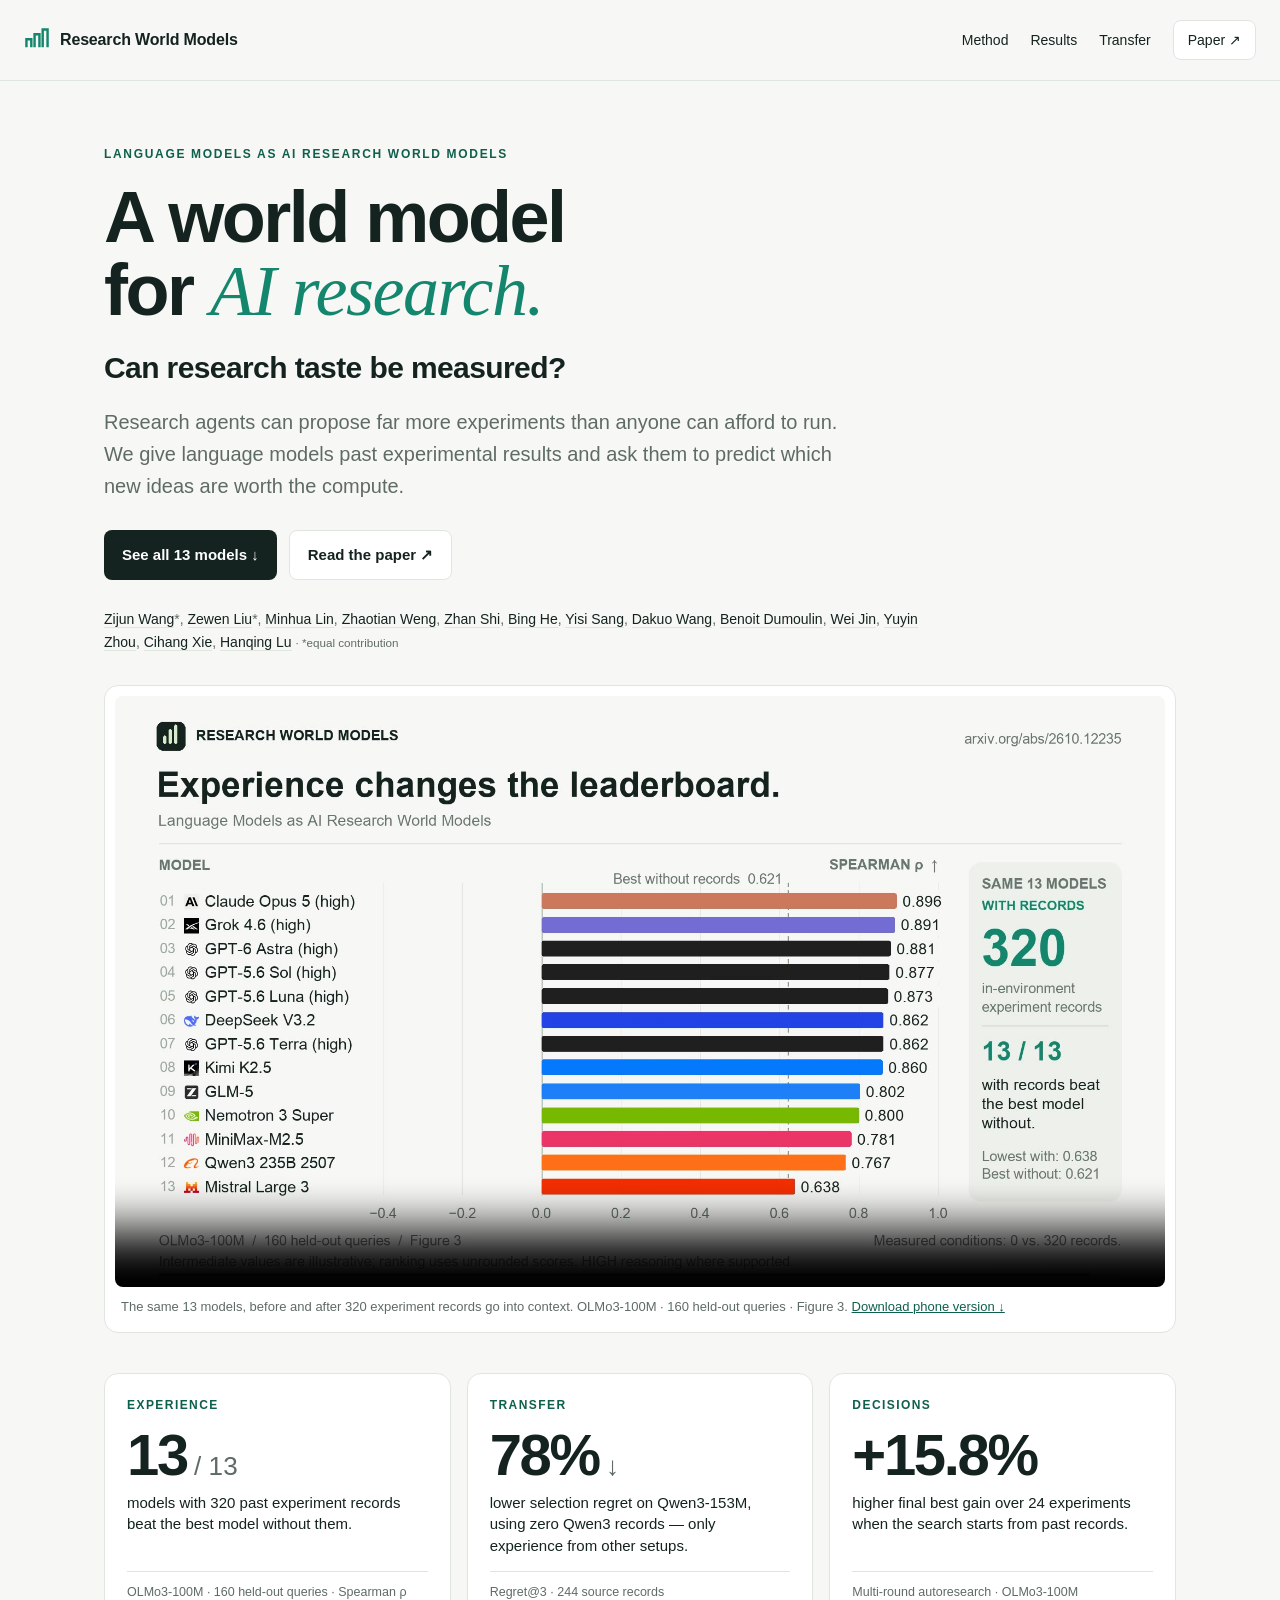
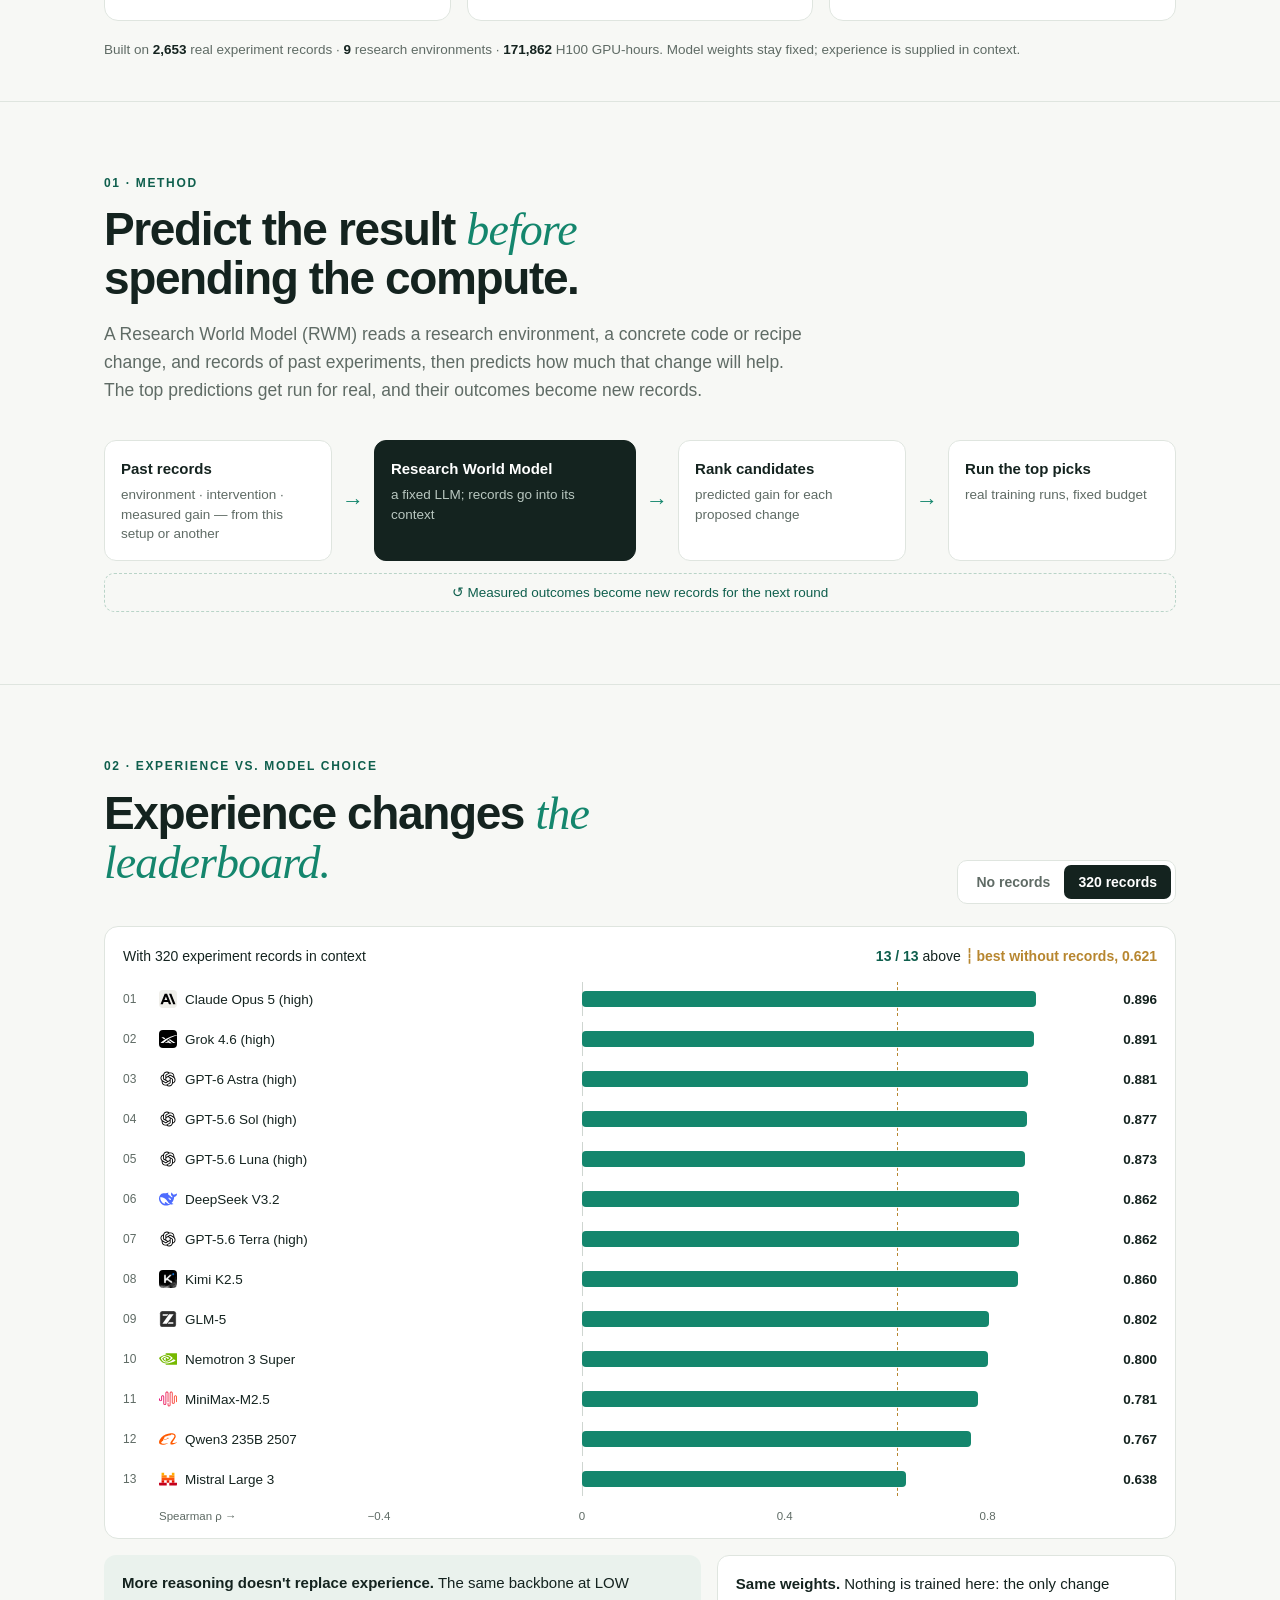
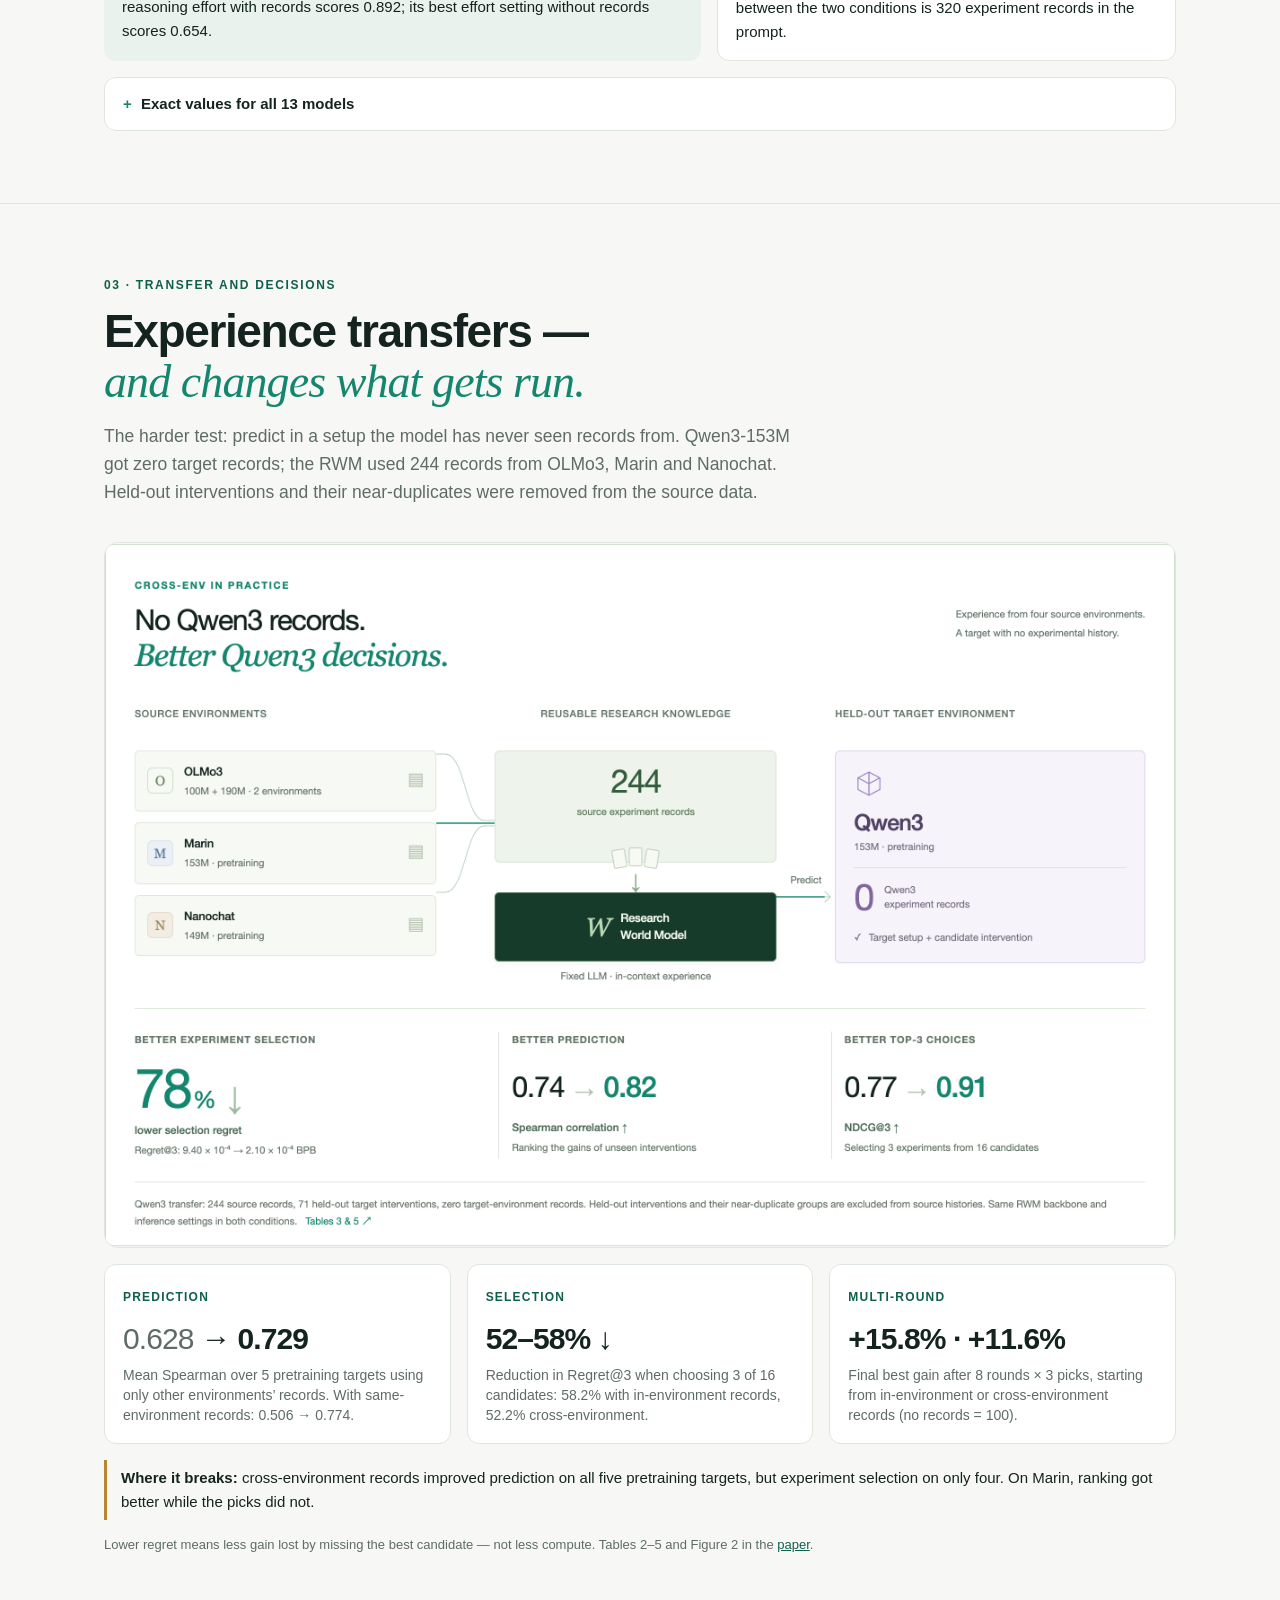
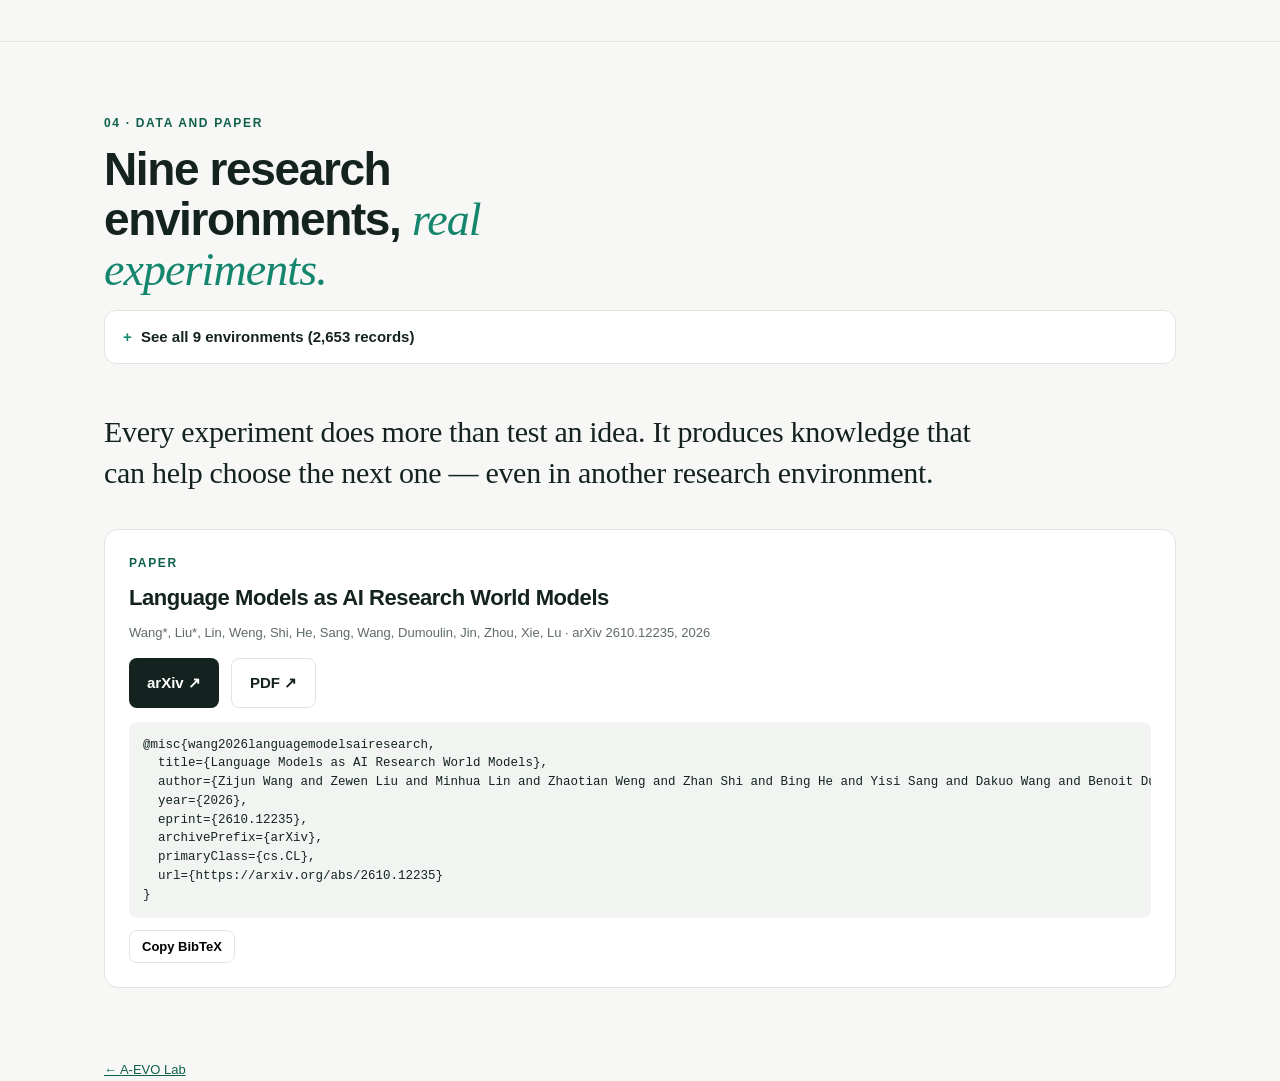
<file: rwm/index.html>
<!doctype html>
<html lang="en">
<head>
<meta charset="utf-8"><meta name="viewport" content="width=device-width,initial-scale=1">
<title>Research World Models — A world model for AI research</title>
<meta name="description" content="Research World Models predict which experiments are worth running from past experimental results. With 320 records in context, all 13 tested LLMs beat the best model without records; records from other environments cut Qwen3 selection regret by 78%.">
<meta name="theme-color" content="#F7F8F5">
<link rel="canonical" href="https://a-evo-lab.github.io/rwm/">
<meta property="og:title" content="13 models. Add experimental experience.">
<meta property="og:description" content="On OLMo3-100M, every tested model with experimental records beats the best without them at ranking experiment gains. Fixed weights. Records in context.">
<meta property="og:type" content="website">
<meta property="og:url" content="https://a-evo-lab.github.io/rwm/">
<meta property="og:site_name" content="A-EVO Lab">
<meta property="og:image" content="https://a-evo-lab.github.io/rwm/assets/social-preview.png">
<meta property="og:image:width" content="1200">
<meta property="og:image:height" content="630">
<meta property="og:image:alt" content="13 of 13 tested LLMs with 320 experimental records exceed the best no-record score on OLMo3-100M.">
<meta name="twitter:card" content="summary_large_image">
<meta name="twitter:title" content="13 models. Add experimental experience.">
<meta name="twitter:description" content="Fixed weights. Records in context. All 13 tested LLMs exceed the no-record best at ranking experiment gains on OLMo3-100M.">
<meta name="twitter:image" content="https://a-evo-lab.github.io/rwm/assets/social-preview.png">
<link rel="icon" href="assets/favicon.svg" type="image/svg+xml">
<style>
:root{--bg:#f7f8f5;--paper:#fff;--ink:#14231f;--muted:#5f6b65;--green:#14866d;--green-d:#0f5f4d;--line:#dfe5df;--soft:#eaf2ed;--amber:#b7862f;--violet:#5b4b8a;--row:40px;--sans:Inter,"Helvetica Neue",Arial,sans-serif;--serif:Georgia,"Times New Roman",serif}
*{box-sizing:border-box}
html{scroll-behavior:smooth}
@media (prefers-reduced-motion:reduce){html{scroll-behavior:auto}*{transition:none!important;animation:none!important}}
body{margin:0;background:var(--bg);color:var(--ink);font:16px/1.6 var(--sans);-webkit-font-smoothing:antialiased}
a{color:var(--green-d)}
img{max-width:100%;height:auto;display:block}
.wrap{max-width:1120px;margin:0 auto;padding:0 24px}
.skip{position:absolute;left:-999px}.skip:focus{left:16px;top:16px;background:#fff;padding:8px 12px;z-index:9}
:focus-visible{outline:3px solid var(--green);outline-offset:3px}

/* header */
.top{display:flex;align-items:center;justify-content:space-between;gap:16px;padding:20px 24px;border-bottom:1px solid var(--line)}
.mark{display:flex;align-items:center;gap:10px;color:var(--ink);text-decoration:none;font-weight:650;letter-spacing:-.01em}
.mark svg{width:26px;height:26px;fill:none;stroke:var(--green);stroke-width:3}
.top nav{display:flex;gap:22px;align-items:center;font-size:14px}
.top nav a{color:var(--ink);text-decoration:none}
.top nav a.btn{border:1px solid var(--line);background:#fff;border-radius:8px;padding:8px 14px}
.top nav .opt{display:inline}
@media (max-width:720px){.top nav .opt{display:none}}

/* hero */
.hero{padding:64px 24px 40px}
.eyebrow{font-size:12px;font-weight:700;letter-spacing:.14em;color:var(--green-d);text-transform:uppercase}
h1{font-size:clamp(38px,6.2vw,72px);line-height:1.02;letter-spacing:-.035em;margin:16px 0 20px;font-weight:650;max-width:14ch}
h1 em,h2 em{font-family:var(--serif);font-weight:400;color:var(--green);letter-spacing:-.02em}
.sub{font-size:clamp(22px,2.8vw,30px);font-weight:600;letter-spacing:-.02em;margin:-4px 0 14px}
.lede{font-size:clamp(17px,2vw,20px);color:var(--muted);max-width:38em;margin:0 0 28px}
.actions{display:flex;flex-wrap:wrap;gap:12px;margin-bottom:28px}
.cta{display:inline-flex;align-items:center;gap:8px;padding:12px 18px;border-radius:8px;font-weight:600;font-size:15px;text-decoration:none}
.cta.dark{background:var(--ink);color:#fff}
.cta.light{border:1px solid var(--line);background:#fff;color:var(--ink)}
.authors{font-size:14px;color:var(--muted);margin:0;max-width:60em}
.authors a{color:var(--ink);text-decoration:none;border-bottom:1px solid var(--line)}
.authors a:hover{border-color:var(--green)}
.authors small{color:var(--muted)}
.film{margin:32px 0 0;background:#fff;border:1px solid var(--line);border-radius:14px;padding:10px}
.film video{width:100%;height:auto;display:block;border-radius:8px;aspect-ratio:16/9;background:#f6f6f3}
.film figcaption{font-size:13px;color:var(--muted);padding:10px 6px 4px}
@media (max-width:720px){.film video{aspect-ratio:4/5}}
.results{display:grid;grid-template-columns:repeat(3,1fr);gap:16px;margin-top:40px}
.card{background:var(--paper);border:1px solid var(--line);border-radius:14px;padding:22px 22px 18px;display:flex;flex-direction:column;text-decoration:none;color:var(--ink);transition:border-color .2s,transform .2s}
.card:hover{border-color:var(--green);transform:translateY(-2px)}
.card .k{font-size:12px;font-weight:700;letter-spacing:.12em;color:var(--green-d);text-transform:uppercase}
.card .n{font-size:clamp(44px,5vw,58px);font-weight:650;letter-spacing:-.04em;line-height:1.05;margin:10px 0 6px}
.card .n small{font-size:.45em;color:var(--muted);font-weight:500;letter-spacing:0}
.card p{margin:0 0 14px;font-size:15px;line-height:1.45}
.card .src{margin-top:auto;font-size:12.5px;color:var(--muted);border-top:1px solid var(--line);padding-top:10px}
.scale{margin:18px 0 0;font-size:13.5px;color:var(--muted)}
.scale b{color:var(--ink);font-weight:600}
@media (max-width:860px){.results{grid-template-columns:1fr}.card .n{font-size:46px}.hero{padding-top:40px}}

/* sections */
section.block{padding:72px 0;border-top:1px solid var(--line)}
.num{font-size:12px;font-weight:700;letter-spacing:.14em;color:var(--green-d);text-transform:uppercase;margin-bottom:12px}
h2{font-size:clamp(30px,4vw,46px);line-height:1.08;letter-spacing:-.03em;margin:0 0 16px;font-weight:650;max-width:20ch}
.intro{font-size:17.5px;color:var(--muted);max-width:40em;margin:0 0 36px}
.fine{font-size:13px;color:var(--muted)}

/* method loop */
.loop{display:grid;grid-template-columns:1fr auto 1.15fr auto 1fr auto 1fr;align-items:stretch;gap:10px}
.step{background:#fff;border:1px solid var(--line);border-radius:12px;padding:16px}
.step b{display:block;font-size:15px;margin-bottom:4px}
.step span{font-size:13.5px;color:var(--muted);line-height:1.45;display:block}
.step.model{background:var(--ink);border-color:var(--ink);color:#fff}
.step.model span{color:#b9c7c0}
.arrow{align-self:center;color:var(--green);font-size:22px}
.back{margin-top:12px;font-size:13.5px;color:var(--green-d);text-align:center;border:1px dashed #b9d4c8;border-radius:10px;padding:8px}
@media (max-width:860px){.loop{grid-template-columns:1fr}.arrow{transform:rotate(90deg);justify-self:center;line-height:1}}

/* leaderboard */
.lb-head{display:flex;flex-wrap:wrap;align-items:flex-end;justify-content:space-between;gap:16px;margin-bottom:22px}
.toggle{display:inline-flex;background:#fff;border:1px solid var(--line);border-radius:10px;padding:4px}
.toggle button{border:0;background:none;font:600 14px var(--sans);padding:9px 14px;border-radius:7px;cursor:pointer;color:var(--muted)}
.toggle button[aria-pressed=true]{background:var(--ink);color:#fff}
.board{background:#fff;border:1px solid var(--line);border-radius:14px;padding:18px 18px 12px}
.status{display:flex;justify-content:space-between;gap:12px;flex-wrap:wrap;font-size:14px;margin-bottom:12px}
.status strong{color:var(--green-d)}
.rows{position:relative;height:calc(var(--row)*13)}
.row{position:absolute;left:0;right:0;top:0;height:var(--row);display:grid;grid-template-columns:26px minmax(120px,210px) 1fr 58px;align-items:center;gap:10px;transition:transform .9s cubic-bezier(.6,.05,.25,1)}
.rk{font-size:12px;color:var(--muted);font-variant-numeric:tabular-nums}
.nm{display:flex;align-items:center;gap:8px;font-size:13.5px;white-space:nowrap;overflow:hidden;text-overflow:ellipsis}
.nm img{width:18px;height:18px;border-radius:4px;flex:none;object-fit:contain}
.lane{position:relative;height:22px}
.bar{position:absolute;top:3px;height:16px;border-radius:4px;background:#b9c2bd;transition:left .9s cubic-bezier(.6,.05,.25,1),width .9s cubic-bezier(.6,.05,.25,1),background .6s}
.after .bar{background:var(--green)}
.zero,.base{position:absolute;top:-6px;bottom:-6px;width:0;border-left:1px solid #cfd6d1}
.base{border-left:1.5px dashed var(--amber)}
.sc{font-size:13.5px;text-align:right;font-variant-numeric:tabular-nums;font-weight:600}
.axis{display:grid;grid-template-columns:26px minmax(120px,210px) 1fr 58px;gap:10px;font-size:11.5px;color:var(--muted);margin-top:8px}
.axis .ticks{position:relative;height:16px}
.axis .ticks span{position:absolute;transform:translateX(-50%)}
.baselbl{position:absolute;top:-22px;transform:translateX(-50%);font-size:11.5px;color:var(--amber);white-space:nowrap;font-weight:600}
.lanehead{position:relative;height:18px;margin-left:calc(26px + 10px)}
.below{display:grid;grid-template-columns:1.3fr 1fr;gap:16px;margin-top:16px}
.note{background:var(--soft);border-radius:12px;padding:16px 18px;font-size:15px}
.note b{font-weight:650}
details{background:#fff;border:1px solid var(--line);border-radius:12px;padding:0 18px}
details summary{cursor:pointer;padding:14px 0;font-weight:600;font-size:15px;list-style:none}
details summary::-webkit-details-marker{display:none}
details summary::before{content:"+";display:inline-block;width:18px;color:var(--green)}
details[open] summary::before{content:"–"}
details video{width:100%;border-radius:8px;margin-bottom:16px;background:#eef1ee}
table{width:100%;border-collapse:collapse;font-size:13.5px;margin-bottom:16px;font-variant-numeric:tabular-nums}
th,td{text-align:left;padding:8px 6px;border-bottom:1px solid var(--line)}
th{font-size:12px;color:var(--muted);font-weight:600}
td.r,th.r{text-align:right}
.tblwrap{overflow-x:auto}
@media (max-width:860px){.below{grid-template-columns:1fr}}
@media (max-width:560px){:root{--row:36px}.row,.axis{grid-template-columns:20px 112px 1fr 44px;gap:6px}.lanehead{margin-left:26px}.nm{font-size:12px}.nm img{width:15px;height:15px}.sc{font-size:12px}.board{padding:14px 10px 10px}}

/* transfer & decisions */
.fig{background:#fff;border:1px solid var(--line);border-radius:14px;overflow:hidden}
.fig img{width:100%}
.stats{display:grid;grid-template-columns:repeat(3,1fr);gap:16px;margin-top:16px}
.stat{background:#fff;border:1px solid var(--line);border-radius:12px;padding:18px}
.stat .k{font-size:12px;font-weight:700;letter-spacing:.1em;color:var(--green-d);text-transform:uppercase}
.stat .v{font-size:30px;font-weight:650;letter-spacing:-.03em;margin:6px 0 2px}
.stat .v s{color:var(--muted);text-decoration:none;font-weight:500}
.stat p{margin:0;font-size:14px;color:var(--muted);line-height:1.45}
.caveat{margin-top:16px;border-left:3px solid var(--amber);padding:6px 0 6px 14px;font-size:15px}
@media (max-width:860px){.stats{grid-template-columns:1fr}}

/* environments & paper */
.envs td:nth-child(3),.envs th:nth-child(3){text-align:right}
.tag{display:inline-block;font-size:11px;font-weight:700;border-radius:4px;padding:1px 6px;margin-left:4px;background:var(--soft);color:var(--green-d)}
.tag.c{background:#efedff;color:var(--violet)}
.close{font-family:var(--serif);font-size:clamp(22px,2.6vw,30px);line-height:1.35;max-width:30em;margin:48px 0 36px;letter-spacing:-.01em}
.paper{background:#fff;border:1px solid var(--line);border-radius:14px;padding:24px}
.paper h3{margin:0 0 8px;font-size:22px;letter-spacing:-.02em}
pre{background:#f1f4f1;border-radius:8px;padding:14px;overflow-x:auto;font-size:12.5px;line-height:1.5;margin:14px 0 0}
.copy{border:1px solid var(--line);background:#fff;border-radius:8px;padding:8px 12px;font:600 13px var(--sans);cursor:pointer;margin-top:12px}
footer{padding:40px 0 56px;font-size:13px;color:var(--muted)}
</style>
</head>
<body>
<a class="skip" href="#leaderboard">Skip to results</a>
<header class="top">
  <a class="mark" href="../"><svg viewBox="0 0 32 32" aria-hidden="true"><path d="M3 25V15h6v10M13 25V9h6v16M23 25V3h6v22"/></svg>Research World Models</a>
  <nav aria-label="Main"><a class="opt" href="#method">Method</a><a class="opt" href="#leaderboard">Results</a><a class="opt" href="#transfer">Transfer</a><a class="btn" href="https://arxiv.org/abs/2610.12235" target="_blank" rel="noopener">Paper ↗</a></nav>
</header>

<main>
<!-- 1. HERO -->
<section class="hero wrap" id="top">
  <div class="eyebrow">Language models as AI research world models</div>
  <h1>A world model <br>for <em>AI research.</em></h1>
  <p class="sub">Can research taste be measured?</p>
  <p class="lede">Research agents can propose far more experiments than anyone can afford to run. We give language models past experimental results and ask them to predict which new ideas are worth the compute.</p>
  <div class="actions">
    <a class="cta dark" href="#leaderboard">See all 13 models ↓</a>
    <a class="cta light" href="https://arxiv.org/abs/2610.12235" target="_blank" rel="noopener">Read the paper ↗</a>
  </div>
  <p class="authors">
    <a href="https://asillycat.github.io/">Zijun Wang</a>*, <a href="https://nuuuh.github.io/">Zewen Liu</a>*, <a href="https://ventr1c.github.io/">Minhua Lin</a>, <a href="https://zhaotianweng.github.io/">Zhaotian Weng</a>, <a href="https://scholar.google.com/citations?user=yROrWMkAAAAJ">Zhan Shi</a>, <a href="https://binghe2727.github.io/">Bing He</a>, <a href="https://yisisang.github.io/">Yisi Sang</a>, <a href="https://www.dakuowang.com/">Dakuo Wang</a>, <a href="https://www.amazon.science/author/benoit-dumoulin">Benoit Dumoulin</a>, <a href="https://www.cs.emory.edu/~wjin30/">Wei Jin</a>, <a href="https://yuyinzhou.github.io/">Yuyin Zhou</a>, <a href="https://cihangxie.github.io/">Cihang Xie</a>, <a href="https://hanqinglu.github.io/">Hanqing Lu</a> <small>· *equal contribution</small>
  </p>

  <figure class="film">
    <video id="lead" autoplay muted loop playsinline controls preload="metadata" poster="assets/rwm-leaderboard-poster.jpg" aria-label="14-second animation: 13 language models ranking experiment gains with and without 320 experiment records">
      <source src="assets/rwm-leaderboard.mp4" type="video/mp4">
    </video>
    <figcaption>The same 13 models, before and after 320 experiment records go into context. OLMo3-100M · 160 held-out queries · Figure 3. <a href="assets/rwm-leaderboard-4x5.mp4" download>Download phone version ↓</a></figcaption>
  </figure>

  <div class="results">
    <a class="card" href="#leaderboard">
      <span class="k">Experience</span>
      <span class="n">13<small> / 13</small></span>
      <p>models with 320 past experiment records beat the best model without them.</p>
      <span class="src">OLMo3-100M · 160 held-out queries · Spearman ρ</span>
    </a>
    <a class="card" href="#transfer">
      <span class="k">Transfer</span>
      <span class="n">78%<small> ↓</small></span>
      <p>lower selection regret on Qwen3-153M, using zero Qwen3 records — only experience from other setups.</p>
      <span class="src">Regret@3 · 244 source records</span>
    </a>
    <a class="card" href="#transfer">
      <span class="k">Decisions</span>
      <span class="n">+15.8%</span>
      <p>higher final best gain over 24 experiments when the search starts from past records.</p>
      <span class="src">Multi-round autoresearch · OLMo3-100M</span>
    </a>
  </div>
  <p class="scale">Built on <b>2,653</b> real experiment records · <b>9</b> research environments · <b>171,862</b> H100 GPU-hours. Model weights stay fixed; experience is supplied in context.</p>
</section>

<!-- 2. METHOD -->
<section class="block" id="method"><div class="wrap">
  <div class="num">01 · Method</div>
  <h2>Predict the result <em>before</em> spending the compute.</h2>
  <p class="intro">A Research World Model (RWM) reads a research environment, a concrete code or recipe change, and records of past experiments, then predicts how much that change will help. The top predictions get run for real, and their outcomes become new records.</p>
  <div class="loop" role="list">
    <div class="step" role="listitem"><b>Past records</b><span>environment · intervention · measured gain — from this setup or another</span></div>
    <div class="arrow" aria-hidden="true">→</div>
    <div class="step model" role="listitem"><b>Research World Model</b><span>a fixed LLM; records go into its context</span></div>
    <div class="arrow" aria-hidden="true">→</div>
    <div class="step" role="listitem"><b>Rank candidates</b><span>predicted gain for each proposed change</span></div>
    <div class="arrow" aria-hidden="true">→</div>
    <div class="step" role="listitem"><b>Run the top picks</b><span>real training runs, fixed budget</span></div>
  </div>
  <div class="back">↺ Measured outcomes become new records for the next round</div>
</div></section>

<!-- 3. LEADERBOARD -->
<section class="block" id="leaderboard"><div class="wrap">
  <div class="num">02 · Experience vs. model choice</div>
  <div class="lb-head">
    <h2>Experience changes <em>the leaderboard.</em></h2>
    <div class="toggle" role="group" aria-label="Condition">
      <button type="button" id="b-before" aria-pressed="true">No records</button>
      <button type="button" id="b-after" aria-pressed="false">320 records</button>
    </div>
  </div>
  <div class="board" id="board">
    <div class="status"><span id="cond">Without experiment records</span><span><strong id="count">0 / 13</strong> above <span style="color:var(--amber);font-weight:600">┆ best without records, 0.621</span></span></div>
    <div class="rows" id="rows" aria-live="polite"></div>
    <div class="axis" aria-hidden="true"><span></span><span>Spearman ρ →</span><span class="ticks" id="ticks"></span><span></span></div>
  </div>
  <div class="below">
    <div class="note"><b>More reasoning doesn't replace experience.</b> The same backbone at LOW reasoning effort with records scores 0.892; its best effort setting without records scores 0.654.</div>
    <div class="note" style="background:#fff;border:1px solid var(--line)"><b>Same weights.</b> Nothing is trained here: the only change between the two conditions is 320 experiment records in the prompt.</div>
  </div>
  <details style="margin-top:16px">
    <summary>Exact values for all 13 models</summary>
    <div class="tblwrap"><table><thead><tr><th>Model</th><th class="r">No records</th><th class="r">320 records</th><th class="r">Δ</th><th class="r">Rank</th></tr></thead><tbody id="tbody"></tbody></table></div>
    <p class="fine" style="margin-top:0">OLMo3-100M, 160 held-out queries, HIGH effort where supported (Figure 3). Ranks use unrounded values. <a href="assets/benchmark-data.json">Download JSON</a></p>
  </details>
</div></section>

<!-- 4. TRANSFER & DECISIONS -->
<section class="block" id="transfer"><div class="wrap">
  <div class="num">03 · Transfer and decisions</div>
  <h2>Experience transfers — <em>and changes what gets run.</em></h2>
  <p class="intro">The harder test: predict in a setup the model has never seen records from. Qwen3-153M got zero target records; the RWM used 244 records from OLMo3, Marin and Nanochat. Held-out interventions and their near-duplicates were removed from the source data.</p>
  <div class="fig"><img src="assets/cross-environment-transfer.png" alt="No Qwen3 records, better Qwen3 decisions: with 244 source records, Regret@3 falls 78%, Spearman rises 0.74 to 0.82, NDCG@3 rises 0.77 to 0.91." width="2384" height="1568"></div>
  <div class="stats">
    <div class="stat"><span class="k">Prediction</span><div class="v"><s>0.628</s> → 0.729</div><p>Mean Spearman over 5 pretraining targets using only other environments’ records. With same-environment records: 0.506 → 0.774.</p></div>
    <div class="stat"><span class="k">Selection</span><div class="v">52–58% ↓</div><p>Reduction in Regret@3 when choosing 3 of 16 candidates: 58.2% with in-environment records, 52.2% cross-environment.</p></div>
    <div class="stat"><span class="k">Multi-round</span><div class="v">+15.8% · +11.6%</div><p>Final best gain after 8 rounds × 3 picks, starting from in-environment or cross-environment records (no records = 100).</p></div>
  </div>
  <p class="caveat"><b>Where it breaks:</b> cross-environment records improved prediction on all five pretraining targets, but experiment selection on only four. On Marin, ranking got better while the picks did not.</p>
  <p class="fine">Lower regret means less gain lost by missing the best candidate — not less compute. Tables 2–5 and Figure 2 in the <a href="https://arxiv.org/pdf/2610.12235#page=6">paper</a>.</p>
</div></section>

<!-- 5. ENVIRONMENTS & PAPER -->
<section class="block" id="paper"><div class="wrap">
  <div class="num">04 · Data and paper</div>
  <h2>Nine research environments, <em>real experiments.</em></h2>
  <details>
    <summary>See all 9 environments (2,653 records)</summary>
    <div class="tblwrap"><table class="envs">
      <thead><tr><th>Environment</th><th>Stage · outcome</th><th>Records</th></tr></thead>
      <tbody>
        <tr><td>OLMo3 100M <span class="tag">in-env</span><span class="tag c">cross-env</span></td><td>Pretraining · bits per byte ↓</td><td>480</td></tr>
        <tr><td>OLMo3 190M <span class="tag c">cross-env</span></td><td>Pretraining · bits per byte ↓</td><td>132</td></tr>
        <tr><td>Marin 153M <span class="tag c">cross-env</span></td><td>Pretraining · bits per byte ↓</td><td>132</td></tr>
        <tr><td>Nanochat 149M <span class="tag c">cross-env</span></td><td>Pretraining · bits per byte ↓</td><td>132</td></tr>
        <tr><td>Qwen3 153M <span class="tag c">cross-env</span></td><td>Pretraining · bits per byte ↓</td><td>132</td></tr>
        <tr><td>E2D2 170M (diffusion LM) <span class="tag">in-env</span></td><td>Pretraining · bits per byte ↓</td><td>661</td></tr>
        <tr><td>Math distillation, Qwen3-1.7B <span class="tag">in-env</span></td><td>Post-training · AIME24/25 avg@32 ↑</td><td>280</td></tr>
        <tr><td>Code RL, OLMo-3-7B <span class="tag">in-env</span></td><td>Post-training · LiveCodeBench ↑</td><td>149</td></tr>
        <tr><td>Inference optimization, Gemma-4-E4B-it / vLLM <span class="tag">in-env</span></td><td>Inference · quality-constrained tokens/s ↑</td><td>555</td></tr>
      </tbody>
    </table></div>
    <p class="fine" style="margin-top:0">in-env: evaluated with records from the same environment. cross-env: target for transfer among the five autoregressive pretraining environments.</p>
  </details>

  <p class="close">Every experiment does more than test an idea. It produces knowledge that can help choose the next one — even in another research environment.</p>

  <div class="paper">
    <div class="num" style="margin-bottom:6px">Paper</div>
    <h3>Language Models as AI Research World Models</h3>
    <p class="fine" style="margin:0 0 14px">Wang*, Liu*, Lin, Weng, Shi, He, Sang, Wang, Dumoulin, Jin, Zhou, Xie, Lu · arXiv 2610.12235, 2026</p>
    <div class="actions" style="margin:0"><a class="cta dark" href="https://arxiv.org/abs/2610.12235" target="_blank" rel="noopener">arXiv ↗</a><a class="cta light" href="https://arxiv.org/pdf/2610.12235" target="_blank" rel="noopener">PDF ↗</a></div>
    <pre id="bib">@misc{wang2026languagemodelsairesearch,
  title={Language Models as AI Research World Models},
  author={Zijun Wang and Zewen Liu and Minhua Lin and Zhaotian Weng and Zhan Shi and Bing He and Yisi Sang and Dakuo Wang and Benoit Dumoulin and Wei Jin and Yuyin Zhou and Cihang Xie and Hanqing Lu},
  year={2026},
  eprint={2610.12235},
  archivePrefix={arXiv},
  primaryClass={cs.CL},
  url={https://arxiv.org/abs/2610.12235}
}</pre>
    <button class="copy" id="copy" type="button">Copy BibTeX</button> <span class="fine" id="copied" aria-live="polite"></span>
  </div>
</div></section>
</main>
<footer class="wrap"><a href="../">← A-EVO Lab</a></footer>

<script>
(() => {
'use strict';
const M = [
 ["Claude Opus 5 (high)","anthropic.svg",0.6210604709915126,0.8956726734441848],
 ["Grok 4.6 (high)","xai.svg",0.5817587217671679,0.8906746770585875],
 ["GPT-6 Astra (high)","openai.svg",0.5750502479341251,0.8805690502154662],
 ["GPT-5.6 Sol (high)","openai.svg",0.45931067976335743,0.8771229489361815],
 ["GPT-5.6 Terra (high)","openai.svg",0.3786913833449128,0.8616368669762594],
 ["GPT-5.6 Luna (high)","openai.svg",0.3488996168821823,0.8733657264304917],
 ["MiniMax-M2.5","minimax.svg",0.16844029210192132,0.7808273762995732],
 ["Kimi K2.5","kimi.jpg",0.0893298488149468,0.8596151081556477],
 ["GLM-5","zai.svg",0.05191218689557857,0.8020923994083032],
 ["Qwen3 235B 2507","alibaba.svg",-0.030246655888524755,0.766647178883721],
 ["DeepSeek V3.2","deepseek.svg",-0.05420376313519638,0.8619109126822841],
 ["Nemotron 3 Super","nvidia.svg",-0.23293819782826322,0.8003240774388909],
 ["Mistral Large 3","mistral.svg",-0.3620032386340157,0.6383063753018331]
].map(([name,logo,before,after],i)=>({name,logo:'assets/model-logos/'+logo,before,after,i}));
const $ = id => document.getElementById(id);
const LO=-0.4, HI=1.0, pct=v=>(v-LO)/(HI-LO)*100;
const best=Math.max(...M.map(m=>m.before));
const fmt=v=>(v<0?'−':'')+Math.abs(v).toFixed(3);
const rowsEl=$('rows');
// static lines
const lineHtml=`<span class="zero" style="left:${pct(0)}%"></span><span class="base" style="left:${pct(best)}%"></span>`;
const nodes=M.map(m=>{
  const r=document.createElement('div'); r.className='row';
  r.innerHTML=`<span class="rk"></span><span class="nm"><img src="${m.logo}" alt="" loading="lazy">${m.name}</span><span class="lane">${lineHtml}<span class="bar"></span></span><span class="sc"></span>`;
  r.title=`${m.name}\nNo records: ${m.before.toFixed(5)}\n320 records: ${m.after.toFixed(5)}`;
  rowsEl.append(r);
  return {m,r,rk:r.querySelector('.rk'),bar:r.querySelector('.bar'),sc:r.querySelector('.sc')};
});
$('ticks').innerHTML=[-0.4,0,0.4,0.8].map(t=>`<span style="left:${pct(t)}%">${t===0?'0':fmt(t).replace('.000','').replace(/0+$/,'')}</span>`).join('');
function show(after){
  const key=after?'after':'before';
  const order=[...M].sort((a,b)=>b[key]-a[key]);
  const rh=rowsEl.offsetHeight/13;
  nodes.forEach(n=>{
    const v=n.m[key], rank=order.indexOf(n.m);
    n.r.style.transform=`translateY(${rank*rh}px)`;
    n.rk.textContent=String(rank+1).padStart(2,'0');
    const z=pct(0), x=pct(v);
    n.bar.style.left=Math.min(z,x)+'%'; n.bar.style.width=Math.abs(x-z)+'%';
    n.sc.textContent=fmt(v);
  });
  $('board').classList.toggle('after',after);
  $('b-before').setAttribute('aria-pressed',String(!after));
  $('b-after').setAttribute('aria-pressed',String(after));
  $('cond').textContent=after?'With 320 experiment records in context':'Without experiment records';
  $('count').textContent=`${M.filter(m=>m[key]>best+1e-9).length} / 13`;
  state=after;
}
let state=false, auto=true;
$('b-before').onclick=()=>{auto=false;show(false)};
$('b-after').onclick=()=>{auto=false;show(true)};
show(false);
addEventListener('resize',()=>show(state));
if('IntersectionObserver' in window){
  const io=new IntersectionObserver(([e])=>{ if(e.isIntersecting&&auto){auto=false;setTimeout(()=>show(true),700);io.disconnect();} },{threshold:.45});
  io.observe($('board'));
}
// table
[...M].sort((a,b)=>b.after-a.after).forEach((m,i)=>{
  const r0=[...M].sort((a,b)=>b.before-a.before).indexOf(m)+1;
  const tr=document.createElement('tr');
  tr.innerHTML=`<td>${m.name}</td><td class="r">${fmt(m.before)}</td><td class="r">${fmt(m.after)}</td><td class="r">+${(m.after-m.before).toFixed(3)}</td><td class="r">${r0} → ${i+1}</td>`;
  $('tbody').append(tr);
});
// lead film: vertical cut on phones
(()=>{const v=$('lead');if(matchMedia('(max-width:720px)').matches){v.poster='assets/rwm-leaderboard-4x5-poster.jpg';v.querySelector('source').src='assets/rwm-leaderboard-4x5.mp4';v.load();}
 if(matchMedia('(prefers-reduced-motion: reduce)').matches){v.removeAttribute('autoplay');v.pause();} else v.play().catch(()=>{});})();
$('copy').onclick=async()=>{
  try{await navigator.clipboard.writeText($('bib').textContent);$('copied').textContent='Copied.';}
  catch{const s=getSelection(),r=document.createRange();r.selectNodeContents($('bib'));s.removeAllRanges();s.addRange(r);$('copied').textContent='Selected — press ⌘C.';}
};
})();
</script>
</body>
</html>
</file>
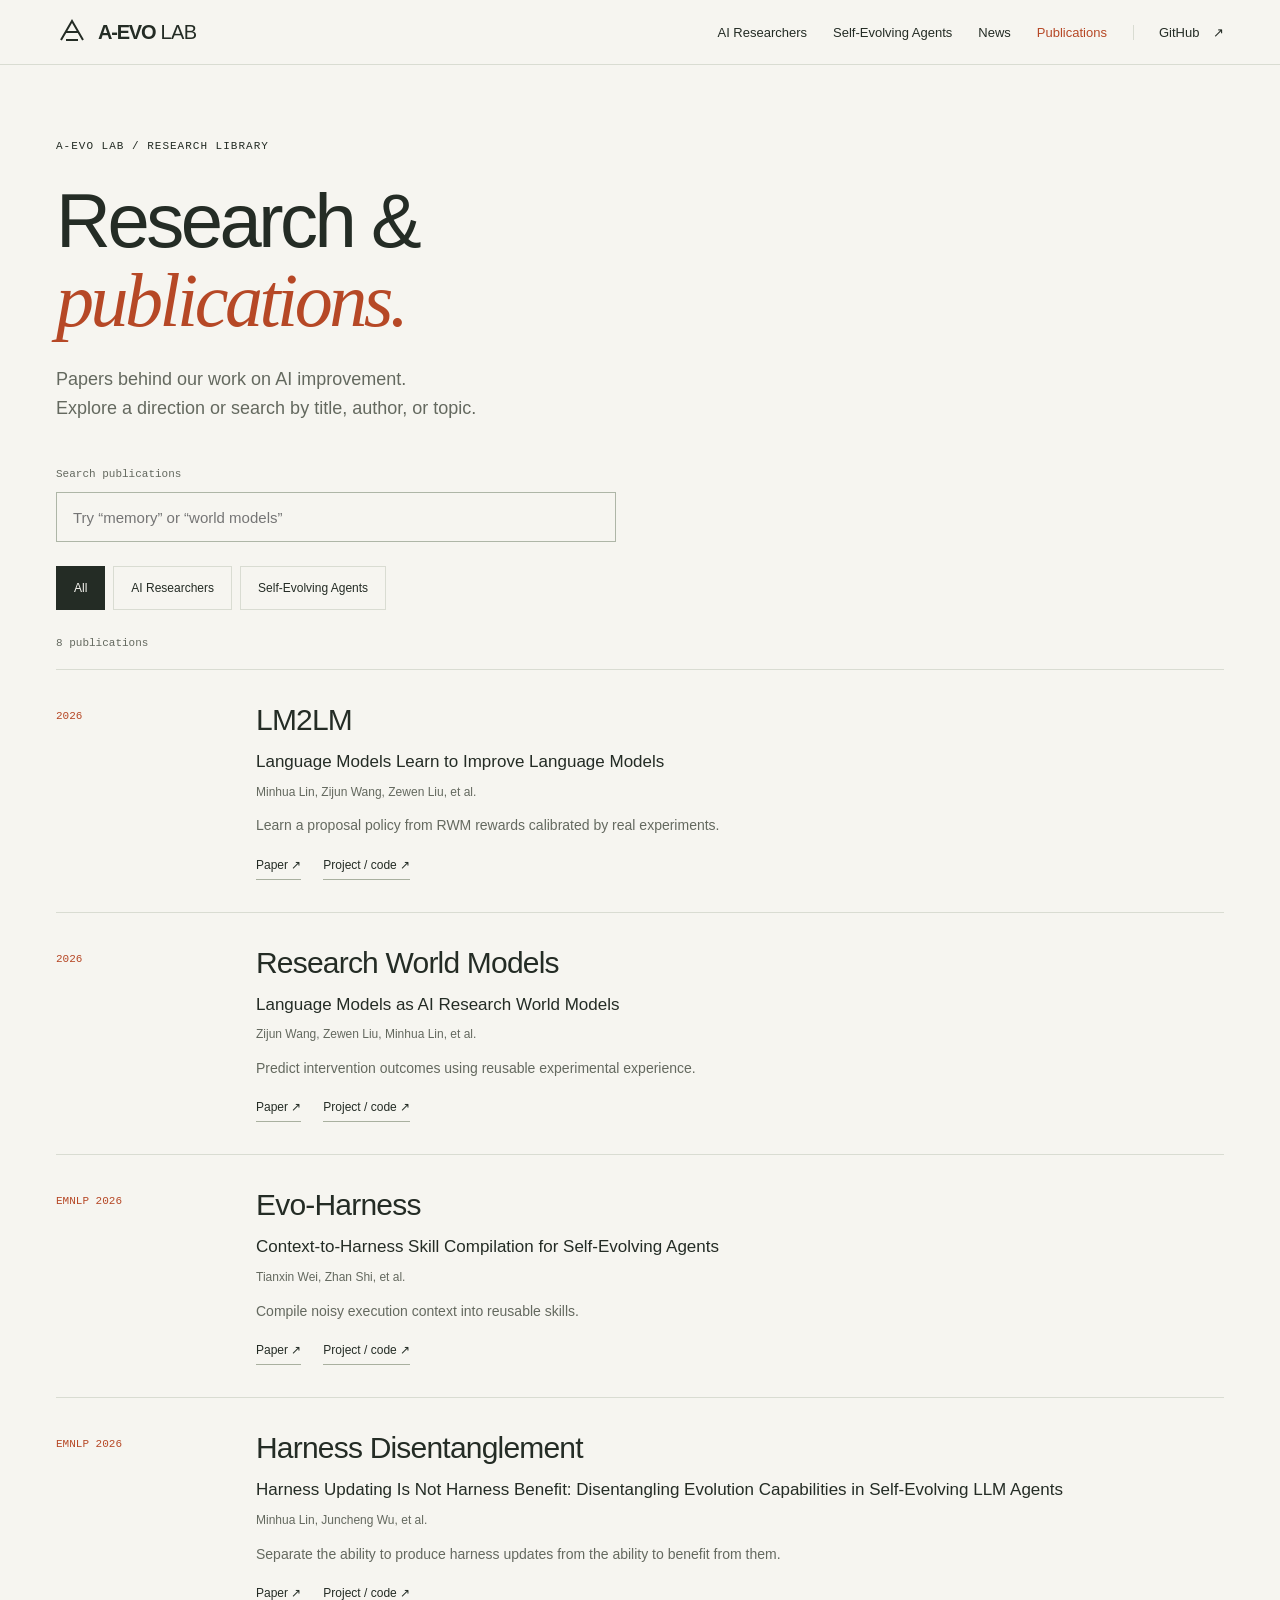
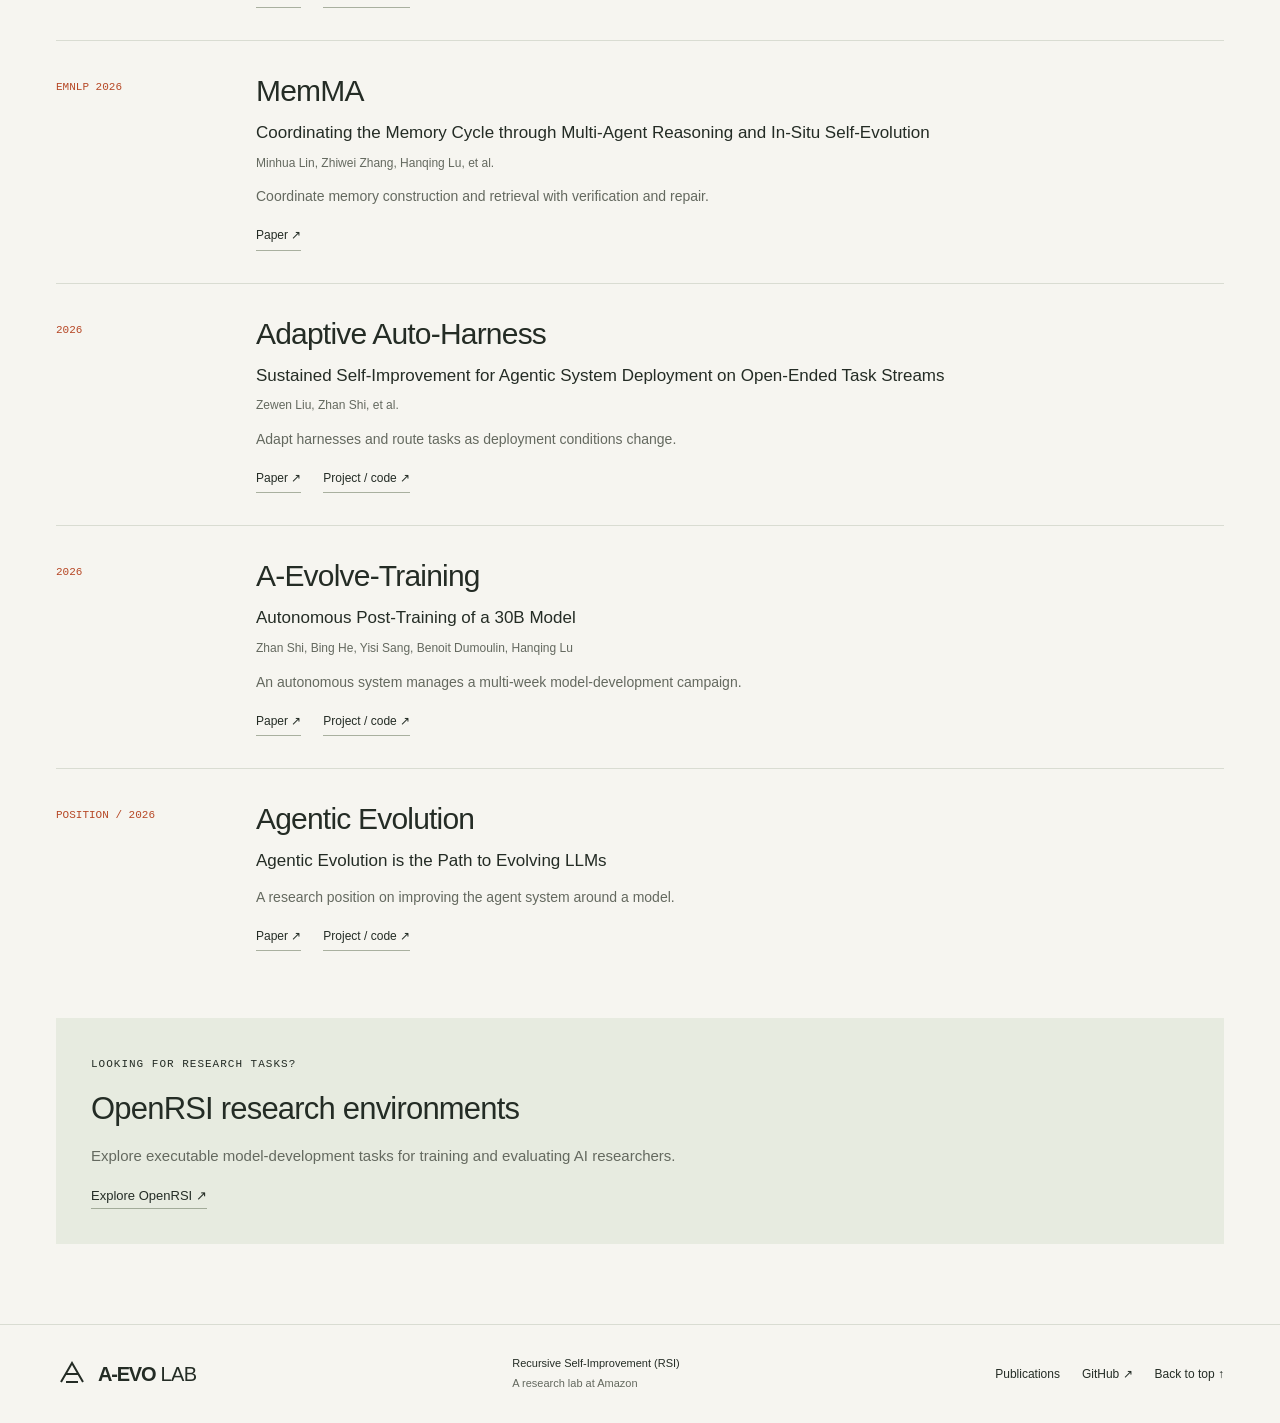
<file: publications.html>
<!doctype html><html lang="en"><head><meta charset="utf-8"><meta name="viewport" content="width=device-width,initial-scale=1"><meta name="theme-color" content="#f6f5f0"><title>Publications — A-EVO Lab</title><meta name="description" content="Research publications from A-EVO Lab, organized by research models, experience-driven agent learning, autonomous systems, and foundations."><link rel="icon" href="assets/mark.svg" type="image/svg+xml"><link rel="stylesheet" href="style.css"><script src="app.js" defer></script></head><body><a class="skip" href="#main">Skip to content</a><header class="header"><div class="shell header-inner"><a class="brand" href="index.html" aria-label="A-EVO Lab home"><svg viewBox="0 0 32 32" aria-hidden="true"><path d="M5 24 16 5l11 19M10 16h12M10 24h12"/></svg><span>A-EVO<span class="brand-lab"> LAB</span></span></a><button class="menu-toggle" aria-expanded="false" aria-controls="navigation">Menu <span aria-hidden="true">+</span></button><nav id="navigation" aria-label="Main navigation"><a href="index.html#researchers">AI Researchers</a><a href="index.html#agents">Self-Evolving Agents</a><a href="index.html#news">News</a><a href="publications.html" aria-current="page">Publications</a><a class="nav-external" href="https://github.com/A-EVO-Lab">GitHub <span aria-hidden="true">↗</span></a></nav></div></header><main id="main" class="shell publications-page"><div id="top"></div><span class="eyebrow">A-EVO LAB / RESEARCH LIBRARY</span><h1>Research &amp;<br><em>publications.</em></h1><p class="library-intro">Papers behind our work on AI improvement.<br>Explore a direction or search by title, author, or topic.</p><div class="library-controls"><label for="paper-search">Search publications</label><input type="search" id="paper-search" placeholder="Try “memory” or “world models”" autocomplete="off"><div class="filters" role="group" aria-label="Filter publications"><button data-filter="all" aria-pressed="true">All</button><button data-filter="research" aria-pressed="false">AI Researchers</button><button data-filter="experience" aria-pressed="false">Self-Evolving Agents</button></div></div><p class="results-status" role="status" aria-live="polite">8 publications</p><div class="publication-list"><article class="publication" data-category="research"><div class="publication-meta">2026</div><div><h2><a href="https://arxiv.org/abs/2610.23344">LM2LM</a></h2><p class="paper-title">Language Models Learn to Improve Language Models</p><p class="paper-authors">Minhua Lin, Zijun Wang, Zewen Liu, et al.</p><p>Learn a proposal policy from RWM rewards calibrated by real experiments.</p><div class="project-links"><a href="https://arxiv.org/abs/2610.23344">Paper ↗</a><a href="lm2lm/index.html">Project / code ↗</a></div></div></article><article class="publication" data-category="research"><div class="publication-meta">2026</div><div><h2><a href="https://arxiv.org/abs/2610.12235">Research World Models</a></h2><p class="paper-title">Language Models as AI Research World Models</p><p class="paper-authors">Zijun Wang, Zewen Liu, Minhua Lin, et al.</p><p>Predict intervention outcomes using reusable experimental experience.</p><div class="project-links"><a href="https://arxiv.org/abs/2610.12235">Paper ↗</a><a href="rwm/index.html">Project / code ↗</a></div></div></article><article class="publication" data-category="experience"><div class="publication-meta">EMNLP 2026</div><div><h2><a href="https://arxiv.org/abs/2608.15071">Evo-Harness</a></h2><p class="paper-title">Context-to-Harness Skill Compilation for Self-Evolving Agents</p><p class="paper-authors">Tianxin Wei, Zhan Shi, et al.</p><p>Compile noisy execution context into reusable skills.</p><div class="project-links"><a href="https://arxiv.org/abs/2608.15071">Paper ↗</a><a href="https://github.com/A-EVO-Lab/a-evolve/tree/release/evo-harness">Project / code ↗</a></div></div></article><article class="publication" data-category="experience"><div class="publication-meta">EMNLP 2026</div><div><h2><a href="https://arxiv.org/abs/2605.30621">Harness Disentanglement</a></h2><p class="paper-title">Harness Updating Is Not Harness Benefit: Disentangling Evolution Capabilities in Self-Evolving LLM Agents</p><p class="paper-authors">Minhua Lin, Juncheng Wu, et al.</p><p>Separate the ability to produce harness updates from the ability to benefit from them.</p><div class="project-links"><a href="https://arxiv.org/abs/2605.30621">Paper ↗</a><a href="https://ventr1c.github.io/HarnessDisentangle/">Project / code ↗</a></div></div></article><article class="publication" data-category="experience"><div class="publication-meta">EMNLP 2026</div><div><h2><a href="https://arxiv.org/abs/2603.18718">MemMA</a></h2><p class="paper-title">Coordinating the Memory Cycle through Multi-Agent Reasoning and In-Situ Self-Evolution</p><p class="paper-authors">Minhua Lin, Zhiwei Zhang, Hanqing Lu, et al.</p><p>Coordinate memory construction and retrieval with verification and repair.</p><div class="project-links"><a href="https://arxiv.org/abs/2603.18718">Paper ↗</a></div></div></article><article class="publication" data-category="experience"><div class="publication-meta">2026</div><div><h2><a href="https://arxiv.org/abs/2606.01770">Adaptive Auto-Harness</a></h2><p class="paper-title">Sustained Self-Improvement for Agentic System Deployment on Open-Ended Task Streams</p><p class="paper-authors">Zewen Liu, Zhan Shi, et al.</p><p>Adapt harnesses and route tasks as deployment conditions change.</p><div class="project-links"><a href="https://arxiv.org/abs/2606.01770">Paper ↗</a><a href="https://github.com/A-EVO-Lab/AdaptiveHarness">Project / code ↗</a></div></div></article><article class="publication" data-category="research"><div class="publication-meta">2026</div><div><h2><a href="https://arxiv.org/abs/2606.20657">A-Evolve-Training</a></h2><p class="paper-title">Autonomous Post-Training of a 30B Model</p><p class="paper-authors">Zhan Shi, Bing He, Yisi Sang, Benoit Dumoulin, Hanqing Lu</p><p>An autonomous system manages a multi-week model-development campaign.</p><div class="project-links"><a href="https://arxiv.org/abs/2606.20657">Paper ↗</a><a href="https://a-evo-lab.github.io/a-evolve-training/">Project / code ↗</a></div></div></article><article class="publication" data-category="experience"><div class="publication-meta">POSITION / 2026</div><div><h2><a href="https://arxiv.org/abs/2602.00359">Agentic Evolution</a></h2><p class="paper-title">Agentic Evolution is the Path to Evolving LLMs</p><p class="paper-authors"></p><p>A research position on improving the agent system around a model.</p><div class="project-links"><a href="https://arxiv.org/abs/2602.00359">Paper ↗</a><a href="https://github.com/A-EVO-Lab/a-evolve">Project / code ↗</a></div></div></article></div><p class="empty-state" hidden>No matching publications. Try a different phrase or select “All”.</p><aside class="environment-note"><span class="eyebrow">LOOKING FOR RESEARCH TASKS?</span><h2>OpenRSI research environments</h2><p>Explore executable model-development tasks for training and evaluating AI researchers.</p><a class="text-link" href="https://index.openrsi.foundation/">Explore OpenRSI ↗</a></aside></main><footer class="shell footer"><a class="brand" href="index.html"><svg viewBox="0 0 32 32" aria-hidden="true"><path d="M5 24 16 5l11 19M10 16h12M10 24h12"/></svg><span>A-EVO<span class="brand-lab"> LAB</span></span></a><p>Recursive Self-Improvement (RSI)<br><span>A research lab at Amazon</span></p><div><a href="publications.html">Publications</a><a href="https://github.com/A-EVO-Lab">GitHub ↗</a><a href="#top">Back to top ↑</a></div></footer></body></html>
</file>
<file: style.css>
:root{--paper:#f6f5f0;--ink:#242c25;--muted:#64695f;--line:#d9dcd2;--accent:#b64826;--sage:#e7ebe0;--dark:#232d27;--dark-muted:#bbc5b9;--mono:"SFMono-Regular",Consolas,"Liberation Mono",monospace;--serif:Georgia,"Times New Roman",serif}
*{box-sizing:border-box}html{scroll-behavior:smooth;scroll-padding-top:80px}body{margin:0;background:var(--paper);color:var(--ink);font-family:"Helvetica Neue",Helvetica,Arial,sans-serif;-webkit-font-smoothing:antialiased}a{color:inherit;text-decoration:none}a:hover{color:var(--accent)}button,input{font:inherit;color:inherit}button{cursor:pointer}button,a{touch-action:manipulation;-webkit-tap-highlight-color:transparent}a:focus-visible,button:focus-visible,input:focus-visible{outline:2px solid var(--accent);outline-offset:5px}::selection{background:#f1d0bc}img,svg{display:block;max-width:100%}[hidden]{display:none!important}h1,h2,h3,p,figure{margin:0}h1,h2,h3{font-weight:500}p{line-height:1.65}em{font-family:var(--serif);font-weight:400;color:var(--accent)}.shell{max-width:1320px;margin:auto;padding-left:56px;padding-right:56px}.section-space{padding-top:92px;padding-bottom:92px}.eyebrow,.section-label{font-family:var(--mono);font-size:11px;letter-spacing:1px;line-height:1.6}.section-label{display:flex;align-items:center;justify-content:space-between;gap:30px;margin-bottom:40px}.section-label>span:last-child{color:var(--muted)}.section-heading{display:flex;justify-content:space-between;align-items:flex-end;gap:70px;margin-bottom:48px}.section-heading h2,h2{font-size:clamp(36px,4.2vw,56px);line-height:1.1;letter-spacing:-2px}.section-heading>p{font-size:16px;color:var(--muted);max-width:360px;flex-shrink:0}.signal{display:inline-block;width:6px;height:6px;border-radius:50%;background:var(--accent)}.skip{position:fixed;top:-80px;left:20px;z-index:100;padding:16px;background:var(--paper);border:1px solid var(--ink)}.skip:focus{top:12px}.header{position:sticky;top:0;z-index:20;background:rgba(246,245,240,.97);border-bottom:1px solid var(--line);backdrop-filter:blur(12px)}.header-inner{height:64px;display:flex;align-items:center;justify-content:space-between}.brand{display:flex;align-items:center;font-size:20px;font-weight:650;letter-spacing:-1.2px;white-space:nowrap}.brand svg{width:32px;height:32px;margin-right:10px;fill:none;stroke:currentColor;stroke-width:2}.brand-lab{font-weight:400;letter-spacing:-.5px}.header nav{display:flex;align-items:center;gap:26px;font-size:13px}.header nav a[aria-current]{color:var(--accent)}.nav-external{border-left:1px solid var(--line);padding-left:25px}.nav-external span{margin-left:10px}.menu-toggle{display:none}.hero{padding-top:42px}.hero-eyebrow{display:flex;align-items:center;gap:10px}.hero-origin{margin-left:auto;color:var(--muted)}.hero-grid{display:grid;grid-template-columns:1.25fr 1fr;align-items:center;gap:40px;padding:45px 0 48px}.hero h1{font-size:clamp(58px,6.2vw,82px);line-height:1.04;letter-spacing:-4px}.hero-copy>p{max-width:580px;color:var(--muted);font-size:18px;margin-top:28px;line-height:1.6}.hero-copy>.hero-detail{font-size:15px;max-width:495px;margin-top:15px}.hero-figure{max-width:480px;width:100%;margin:auto}.hero-figure figcaption{color:var(--muted);font-size:12px;text-align:center;margin:8px auto 0;line-height:1.5}.map-center{font:34px var(--serif);fill:var(--ink)}.map-italic{font:italic 40px var(--serif);fill:var(--accent)}.map-label{font:16px "Helvetica Neue",sans-serif;fill:var(--ink);font-weight:500;paint-order:stroke;stroke:var(--paper);stroke-width:7px;stroke-linejoin:round}.hero-actions{display:flex;gap:27px;align-items:center;flex-wrap:wrap;margin-top:30px}.button{display:inline-flex;align-items:center;justify-content:space-between;gap:34px;background:var(--ink);color:var(--paper);padding:17px 21px;font-size:13px;min-height:52px}.button:hover{background:var(--accent);color:var(--paper)}.button span{font-size:20px}.text-link{display:inline-block;font-size:13px;border-bottom:1px solid #a2ab99;padding-bottom:5px}.news-strip{display:flex;align-items:center;gap:27px;border-top:1px solid var(--line);border-bottom:1px solid var(--line);padding:24px 0;font-size:13px}.news-strip>.eyebrow{display:flex;gap:10px;align-items:center;white-space:nowrap;color:var(--muted)}.news-strip>a:first-of-type{flex:1}.news-strip>a>span{margin-left:10px;color:var(--muted);font-size:12px}.news-strip>a:last-child{white-space:nowrap}.selected-grid{display:grid;grid-template-columns:1fr 1fr;gap:28px}.feature{border:1px solid var(--line);display:flex;flex-direction:column;min-width:0}.feature-visual{height:274px;border-bottom:1px solid var(--line);padding:20px 24px;display:flex;flex-direction:column;justify-content:center}.lm-visual{background:#e7ebe0}.gain-chart{width:100%;height:240px}.chart-label{font:10px var(--mono);fill:#58664f;letter-spacing:1px}.chart-unit{font:13px "Helvetica Neue",sans-serif;fill:var(--muted)}.chart-value{font:500 30px "Helvetica Neue",sans-serif;fill:var(--ink)}.chart-caption{font:14px "Helvetica Neue",sans-serif;fill:var(--ink)}.harness-visual{background:#f0e8de;text-align:center;align-items:center}.harness-visual>.eyebrow{font-size:10px;color:#7c6553}.skill-flow{display:flex;align-items:center;gap:42px;margin:30px 0 21px;text-align:left}.skill-flow small{font:10px var(--mono);color:var(--muted);display:block;margin-bottom:9px;text-transform:uppercase;letter-spacing:.6px}.skill-flow strong{font-size:29px;line-height:1.12;font-weight:500;letter-spacing:-.7px}.skill-flow>span{font-size:32px;color:#a77e63}.harness-visual>p{font-size:13px;color:var(--muted)}.feature-copy{padding:33px 32px 29px;display:flex;flex-direction:column;flex:1}.feature-copy>.eyebrow{color:var(--accent);font-size:10px;letter-spacing:.7px;margin-bottom:21px}.feature h3{font-size:32px;line-height:1.16;letter-spacing:-1px;margin-bottom:18px}.feature-copy>p{font-size:15px;color:var(--muted)}.feature-copy>.evidence{color:var(--ink);font-size:15px;margin-top:20px}.feature-copy>.source-note{font-size:11px;line-height:1.55;margin-top:14px}.project-links{display:flex;gap:22px;flex-wrap:wrap;padding-top:25px;margin-top:auto;font-size:12px;line-height:1.6}.project-links>a,.figure-button{border-bottom:1px solid #a9b09f;padding:0 0 4px}.figure-button{background:none;border:0;border-bottom:1px solid #a9b09f;font:inherit}.figure-button:hover{color:var(--accent)}.compact .feature-copy{padding-top:33px}.score-pair{display:flex;gap:27px;align-items:center;margin:26px 0 7px}.score-pair strong{font-size:48px;letter-spacing:-2px;font-weight:500}.score-pair>div:first-child strong{color:var(--accent)}.score-pair span{display:block;font-size:11px;color:var(--muted);margin-top:5px}.score-pair>.score-separator{font:32px var(--serif);color:#b4b9ab;margin-top:-20px}.env-feature{background:#edf0e6}.env-examples{display:flex;flex-direction:column;gap:0;margin-top:22px}.env-examples span{padding:10px 0;border-bottom:1px solid #d3d9c9;font-size:14px}.env-examples span:last-child{border-bottom:0}.agenda{background:var(--dark);color:var(--paper)}.agenda .section-label>span:last-child,.agenda .section-heading>p{color:var(--dark-muted)}.agenda h2 em{color:#e9ad88}.agenda-grid{display:grid;grid-template-columns:1fr 1fr;gap:0 70px}.agenda-grid article{border-top:1px solid #4a5849;padding:30px 0 40px;position:relative}.direction-number{font:11px var(--mono);color:#d4a88c;display:block;margin-bottom:24px}.agenda-grid h3{font-size:27px;letter-spacing:-.6px;margin-bottom:18px}.agenda-grid article>p{color:var(--dark-muted);font-size:15px;max-width:480px}.work-links{display:flex;gap:12px 22px;flex-wrap:wrap;margin:25px 0;font-size:12px;line-height:1.5}.work-links a{border-bottom:1px solid #72816b;padding-bottom:4px}.agenda a:hover{color:#e9ad88}.open-question{font-size:14px;line-height:1.65;color:#e7e8dc;max-width:490px}.open-question>span{display:block;font:9px var(--mono);color:#d4a88c;letter-spacing:1px;margin-bottom:9px}.agenda-note{border-top:1px solid #4a5849;padding-top:25px;color:var(--dark-muted);font-size:12px;max-width:100%;line-height:1.7}.system-row{border-top:1px solid var(--line);display:grid;grid-template-columns:140px 1fr 280px;gap:34px;padding:31px 0}.system-row:last-child{border-bottom:1px solid var(--line)}.system-type{font:10px var(--mono);color:var(--accent);letter-spacing:.8px;padding-top:7px}.system-row h3{font-size:27px;letter-spacing:-.6px;margin-bottom:12px}.system-row p{font-size:15px;color:var(--muted);max-width:520px}.system-actions{display:flex;flex-direction:column;align-items:flex-start;justify-content:center;gap:16px;font-size:12px}.system-actions>a{border-bottom:1px solid #b5bead;padding-bottom:5px}.people-section{background:#e9ece3;border-top:1px solid #d7dcce;border-bottom:1px solid #d7dcce}.member-grid{display:grid;grid-template-columns:repeat(4,minmax(0,1fr));gap:36px 24px;max-width:1040px;margin:54px auto 0}.member{display:flex;align-items:center;flex-direction:column;text-align:center;min-width:0}.member-photo{width:112px;aspect-ratio:1;overflow:hidden;border-radius:50%;margin-bottom:17px;border:1px solid #c4ccba;background:#d9e0d0}.member-photo img{width:100%;height:100%;object-fit:cover}.member-zewen img{object-position:50% 45%;transform:scale(1.7)}.member-minhua img{object-position:40% 45%}.member-zhan img{object-position:50% 42%;transform:scale(2)}.member h3{font-size:18px;line-height:1.35;letter-spacing:-.3px}.member h3>span{font-family:var(--serif);font-style:italic;font-weight:400}.member-role{font-size:11px;margin-top:6px;color:var(--muted)}.member-initials{display:flex;align-items:center;justify-content:center;color:#65785a}.member-initials>span{font:42px var(--serif)}.member:hover .member-photo{border-color:var(--accent)}.people-footer{display:flex;align-items:center;justify-content:space-between;gap:30px;border-top:1px solid #c4ccba;margin-top:50px;padding-top:25px;font-size:12px;color:var(--muted)}.about{display:grid;grid-template-columns:1fr 1fr;gap:100px}.about-copy>.eyebrow,.collaboration>.eyebrow{display:block;margin-bottom:24px;color:var(--muted)}.about h2{font-size:48px;margin-bottom:25px}.about-copy>p{font-size:15px;color:var(--muted);max-width:500px;margin-bottom:23px}.collaboration{border-left:1px solid var(--line);padding-left:50px}.collaboration h3{font-size:28px;line-height:1.25;letter-spacing:-.7px;margin-bottom:30px}.collaboration>a{display:block;border-top:1px solid var(--line);padding:19px 0}.collaboration>a>strong{font-size:15px;font-weight:500;display:block;margin-bottom:8px}.collaboration strong>span{float:right}.collaboration>a>span{font-size:13px;line-height:1.6;color:var(--muted);display:block}.footer{display:flex;align-items:center;justify-content:space-between;gap:30px;border-top:1px solid var(--line);padding-top:29px;padding-bottom:29px}.footer .brand{font-size:20px}.footer p{font-size:11px;line-height:1.8}.footer p>span{color:var(--muted)}.footer>div{display:flex;gap:22px;font-size:12px}.figure-dialog{border:1px solid var(--line);background:var(--paper);padding:30px;max-width:min(90vw,800px);max-height:90vh;color:var(--ink)}.figure-dialog::backdrop{background:#18231cc9}.figure-dialog img{max-height:68vh;max-width:100%;margin:auto;object-fit:contain}.dialog-close{display:block;margin:0 0 20px auto;border:1px solid var(--line);background:var(--paper);padding:10px 14px;font-size:13px}.figure-dialog p{font-size:12px;color:var(--muted);margin-top:16px;max-width:600px}.publications-page{padding-top:70px;padding-bottom:80px}.publications-page>h1{font-size:76px;line-height:1.04;letter-spacing:-3.5px;margin-top:25px}.library-intro{font-size:18px;color:var(--muted);margin-top:25px}.library-controls{margin-top:44px}.library-controls label{display:block;font:11px var(--mono);margin-bottom:12px;color:var(--muted)}.library-controls input{width:100%;max-width:560px;min-height:50px;padding:13px 16px;background:transparent;border:1px solid #aeb6a7;font-size:15px;border-radius:0}.filters{display:flex;flex-wrap:wrap;gap:8px;margin-top:24px}.filters button{border:1px solid var(--line);background:transparent;padding:12px 17px;min-height:44px;font-size:12px}.filters button[aria-pressed="true"]{background:var(--ink);color:var(--paper);border-color:var(--ink)}.filters button:hover:not([aria-pressed="true"]){background:var(--sage)}.results-status{font:11px var(--mono);color:var(--muted);margin:27px 0 20px}.publication{display:grid;grid-template-columns:160px 1fr;gap:40px;padding:32px 0;border-top:1px solid var(--line)}.publication-meta{font:11px var(--mono);color:var(--accent);padding-top:8px}.publication h2{font-size:30px;letter-spacing:-.8px;line-height:1.2;margin-bottom:12px}.publication p{font-size:14px;color:var(--muted);max-width:850px}.publication .paper-title{font-size:17px;color:var(--ink);line-height:1.45;margin-bottom:8px}.publication .paper-authors{font-size:12px;margin-bottom:12px}.publication .project-links{padding-top:18px}.empty-state{padding:40px 0;font-size:18px}.environment-note{background:var(--sage);padding:35px;margin-top:35px}.environment-note h2{font-size:31px;letter-spacing:-.8px;margin:18px 0}.environment-note p{font-size:15px;color:var(--muted);margin-bottom:18px}
@media(min-width:1500px){.shell{max-width:1400px;padding-left:64px;padding-right:64px}.hero h1{font-size:88px}.hero-grid{gap:70px}}
@media(max-width:1100px){.shell{padding-left:35px;padding-right:35px}.header nav{gap:18px;font-size:12px}.nav-external{padding-left:18px}.hero-grid{gap:20px;grid-template-columns:1.2fr 1fr}.hero h1{font-size:64px;letter-spacing:-3px}.hero-copy>p{font-size:16px}.hero-copy>.hero-detail{font-size:14px}.hero-actions{gap:20px}.section-heading{gap:35px}.section-heading>p{max-width:300px;font-size:15px}.feature h3{font-size:29px}.feature-copy{padding:28px}.system-row{grid-template-columns:110px 1fr 230px;gap:22px}.about{gap:55px}.collaboration{padding-left:35px}.news-strip{gap:20px}.news-strip>a>span{display:none}.skill-flow{gap:30px}}
@media(max-width:850px){.header nav{gap:14px;font-size:11px}.brand{font-size:20px}.hero h1{font-size:55px;letter-spacing:-2.7px}.hero-grid{gap:10px}.hero-detail{display:none}.hero-actions{gap:18px}.hero-actions .button{padding:14px 16px;font-size:12px;gap:16px}.hero-actions .text-link{font-size:12px}.section-space{padding-top:70px;padding-bottom:70px}.section-heading{align-items:flex-start;flex-direction:column;gap:25px}.section-heading>p{max-width:520px}.selected-grid{gap:20px}.feature-copy{padding:25px}.feature h3{font-size:26px}.feature-copy>.eyebrow{font-size:9px}.feature-visual{height:235px;padding:16px}.skill-flow{gap:20px}.skill-flow strong{font-size:25px}.harness-visual>.eyebrow{font-size:8px}.agenda-grid{gap:0 40px}.agenda-grid h3{font-size:24px}.system-row{grid-template-columns:110px 1fr}.system-actions{grid-column:2;flex-direction:row;flex-wrap:wrap;gap:16px}.member-photo{width:94px}.about{gap:38px}.about h2{font-size:40px}.collaboration{padding-left:28px}.collaboration h3{font-size:25px}.footer{flex-wrap:wrap}.footer>div{width:100%;padding-top:17px;border-top:1px solid var(--line);justify-content:space-between}.footer p{margin-left:auto;text-align:right}}
@media(max-width:640px){html{scroll-padding-top:88px}.shell{padding-left:23px;padding-right:23px}.header-inner{height:66px}.brand{font-size:20px}.brand svg{width:28px;height:28px;margin-right:8px}.menu-toggle{display:flex;gap:20px;align-items:center;border:0;background:none;padding:10px 0 10px 15px;font-size:12px}.menu-toggle span{font-size:24px;font-weight:300}.header nav{display:none;position:absolute;top:66px;left:0;right:0;background:var(--paper);padding:10px 23px 22px;border-bottom:1px solid var(--line);box-shadow:0 14px 18px #242c2508}.header nav.open{display:flex;flex-direction:column;align-items:stretch;gap:0}.header nav a{padding:13px 0;font-size:15px;border-bottom:1px solid var(--line)}.header nav .nav-external{border-left:0}.hero{padding-top:29px}.hero-eyebrow{font-size:8px;letter-spacing:.7px;gap:7px}.hero-origin{font-size:8px}.hero-grid{grid-template-columns:1fr;gap:37px;padding:36px 0}.hero h1{font-size:clamp(49px,11.7vw,72px);line-height:1.05;letter-spacing:-2.8px}.hero-copy>p{font-size:16px;margin-top:24px;max-width:440px}.hero-actions{margin-top:24px;gap:22px}.hero-figure{max-width:355px}.hero-figure figcaption{font-size:11px}.hero-actions .button{font-size:12px;padding:15px 18px}.hero-actions .text-link{font-size:12px}.news-strip{align-items:flex-start;flex-direction:column;gap:14px;padding:21px 0;font-size:13px}.news-strip>.eyebrow{font-size:10px}.section-space{padding-top:56px;padding-bottom:56px}.section-label{font-size:9px;letter-spacing:.65px;gap:16px;margin-bottom:28px}.section-label a{text-align:right}.section-label>span:last-child{text-align:right}.section-heading{gap:23px;margin-bottom:33px}.section-heading h2,h2{font-size:38px;letter-spacing:-1.5px}.section-heading>p{font-size:15px}.selected-grid{grid-template-columns:1fr;gap:24px}.feature-visual{height:246px;padding:20px}.feature-copy{padding:27px 24px}.feature h3{font-size:29px;letter-spacing:-.8px}.feature-copy>.eyebrow{font-size:9px;margin-bottom:18px}.feature-copy>p,.feature-copy>.evidence{font-size:15px}.feature-copy>.source-note{font-size:11px}.harness-visual>.eyebrow{font-size:9px}.skill-flow{gap:37px}.skill-flow strong{font-size:27px}.project-links{gap:15px 22px;font-size:12px}.agenda-grid{grid-template-columns:1fr;gap:0}.agenda-grid article{padding:27px 0 32px}.direction-number{margin-bottom:18px}.agenda-grid h3{font-size:27px}.agenda-grid article>p{font-size:15px}.open-question{font-size:14px}.agenda-note{font-size:11px}.system-row{grid-template-columns:1fr;gap:15px;padding:27px 0}.system-actions{grid-column:1;flex-direction:row;gap:18px;font-size:12px;margin-top:4px}.system-type{padding:0;font-size:10px}.system-row h3{font-size:28px;margin-bottom:10px}.member-grid{grid-template-columns:repeat(2,minmax(0,1fr));gap:29px 15px;margin-top:35px}.member-photo{width:94px}.member h3{font-size:17px}.member-role{font-size:10px;max-width:150px}.people-footer{flex-direction:column;align-items:flex-start;gap:18px;margin-top:34px;font-size:12px}.about{grid-template-columns:1fr;gap:38px}.about h2{font-size:40px}.collaboration{border-left:0;border-top:1px solid var(--line);padding:30px 0 0}.collaboration h3{font-size:28px}.collaboration>a>strong{font-size:15px}.footer{gap:22px}.footer .brand{font-size:19px}.footer .brand svg{width:26px;margin-right:7px}.footer p{font-size:10px}.footer>div{font-size:12px}.publications-page{padding-top:44px;padding-bottom:50px}.publications-page>h1{font-size:57px;letter-spacing:-2.8px}.library-intro{font-size:16px}.filters{gap:7px}.filters button{font-size:11px;padding:11px 13px}.publication{grid-template-columns:1fr;gap:15px;padding:27px 0}.publication h2{font-size:28px}.publication .paper-title{font-size:16px}.publication-meta{padding-top:0}.environment-note{padding:26px}.environment-note h2{font-size:28px}.figure-dialog{padding:20px;max-width:95vw}.figure-dialog img{max-height:65vh}}
@media(max-width:400px){.skill-flow{gap:16px}.skill-flow strong{font-size:23px}.skill-flow small{font-size:9px}.skill-flow>span{font-size:25px}}
@media(prefers-reduced-motion:reduce){html{scroll-behavior:auto}*,*::before,*::after{animation:none!important;transition:none!important}}
</file>
<file: home.css>
/* A-EVO Lab homepage v2 — layered on style.css (header, footer, tokens, publications). */
.home{--ours:#b64826;--bar:#c9cec1;--bar-dark:#8f9a86;--soft:#efeee7;font-size:15px}
.home .shell{max-width:1360px;padding-left:48px;padding-right:48px}
.home h2{font-size:clamp(30px,3vw,40px);line-height:1.15;letter-spacing:-1.2px;font-weight:500}
.home em{font-style:italic}

/* ---------- hero ---------- */
.h-hero{padding-top:30px;padding-bottom:40px}
.h-intro{display:grid;grid-template-columns:minmax(0,1.35fr) minmax(0,1fr);gap:56px;align-items:end;padding-bottom:26px;border-bottom:1px solid var(--line)}
.kicker{display:flex;align-items:center;gap:9px;font:11px var(--mono);letter-spacing:.8px;text-transform:uppercase;color:var(--muted);margin-bottom:16px}
.h-copy h1{font-size:clamp(44px,4.6vw,64px);line-height:1.02;letter-spacing:-2.6px}
.h-lede{font-size:17px;line-height:1.55;color:var(--muted);max-width:640px;margin-top:16px}
.h-side{display:flex;flex-direction:column;gap:20px;padding-bottom:4px}
.h-actions{display:flex;align-items:center;gap:22px;flex-wrap:wrap}
.h-actions .button{min-height:44px;padding:12px 18px;gap:24px}
.h-actions .button span{font-size:16px}
.h-latest{list-style:none;margin:0;padding:0;border-top:1px solid var(--line)}
.h-latest li{display:flex;gap:16px;padding:9px 0;border-bottom:1px solid var(--line);font-size:13px;line-height:1.4}
.h-latest time,.news time{font:11px var(--mono);color:var(--accent);white-space:nowrap;padding-top:2px;min-width:62px}

/* ---------- result cards (AA-index style) ---------- */
.results{display:grid;grid-template-columns:1fr 1.12fr 1fr;gap:16px;margin-top:22px}
.rc{background:#fbfaf6;border:1px solid var(--line);padding:16px 18px 12px;display:flex;flex-direction:column;min-width:0}
.rc-head{display:block}
.rc-tag{display:block;font:10px var(--mono);letter-spacing:.7px;text-transform:uppercase;color:var(--accent);margin-bottom:6px}
.rc-head strong{display:block;font-size:16px;font-weight:600;line-height:1.3;letter-spacing:-.2px}
.rc-metric{display:block;font-size:11px;line-height:1.45;color:var(--muted);margin-top:4px}
.rc-legend{display:flex;gap:14px;flex-wrap:wrap;font-size:11px;color:var(--muted);margin-top:4px}.rc-legend>span{white-space:nowrap}
.k{display:inline-block;width:10px;height:6px;margin:0 5px 1px 0;vertical-align:middle}
.k-off{background:var(--bar)}.k-on{background:#3b463d}.k-acc{background:var(--ours)}
.rc-foot{display:flex;justify-content:space-between;align-items:baseline;gap:12px;margin-top:auto;padding-top:10px;border-top:1px solid var(--line);font-size:11px;color:var(--muted);line-height:1.45}
.rc-foot a{color:var(--ink);white-space:nowrap;border-bottom:1px solid #a9b09f}
.rc-foot a:hover{color:var(--accent)}

/* horizontal bars */
.hbars,.dbars{list-style:none;margin:14px 0 12px;padding:0}
.hbars li,.dbars li{display:grid;grid-template-columns:16px 132px minmax(0,1fr) 44px;align-items:center;gap:8px;height:34px;font-size:12px}
.hbars img,.dbars img{width:16px;height:16px;border-radius:3px;object-fit:contain}
.glyph{width:16px;text-align:center;color:var(--muted);font-size:10px}
.nm{white-space:nowrap;overflow:hidden;text-overflow:ellipsis;line-height:1.15}
.nm small{display:block;font-size:10px;color:var(--muted)}
.tr{position:relative;height:100%;display:block}
.hbars .tr i{position:absolute;left:0;top:50%;height:16px;transform:translateY(-50%);width:var(--w);background:var(--bar-dark);animation:grow .9s cubic-bezier(.2,.7,.2,1) both}
.hbars .is-ours .tr i{background:var(--ours)}
.hbars .is-ours .nm,.hbars .is-ours b{color:var(--ours);font-weight:600}
.hbars b,.dbars b{font-weight:500;text-align:right;font-variant-numeric:tabular-nums;font-size:13px}
.hbars-tall li{height:44px}.hbars-tall .tr i{height:20px}
.rc-facts{display:grid;grid-template-columns:repeat(3,1fr);gap:10px;margin:auto 0 14px;padding-top:12px;border-top:1px dashed var(--line)}
.rc-facts dt{font:10px var(--mono);letter-spacing:.6px;text-transform:uppercase;color:var(--muted)}
.rc-facts dd{margin:4px 0 0;font-size:26px;letter-spacing:-.8px;line-height:1}
.rc-facts dd small{font-size:11px;letter-spacing:0;color:var(--muted)}

/* diverging / paired bars */
.dbars{margin-top:12px;position:relative}
.dbars li{height:19px;font-size:11px}
.dbars .nm{font-size:11px}
.dbars .tr{background:linear-gradient(to right,transparent calc(var(--zero,0%) - .5px),#b9bfb1 calc(var(--zero,0%) - .5px),#b9bfb1 calc(var(--zero,0%) + .5px),transparent calc(var(--zero,0%) + .5px))}
.dbars .tr i{position:absolute;left:var(--l);width:var(--w);height:5px;animation:grow .9s cubic-bezier(.2,.7,.2,1) both}
.dbars .tr i.off{top:3px;background:var(--bar)}
.dbars .tr i.on{top:10px;background:var(--c,#3b463d);animation-delay:.25s}
.dbars b{font-size:12px}
@keyframes grow{from{clip-path:inset(0 100% 0 0)}to{clip-path:inset(0 0 0 0)}}
@media (prefers-reduced-motion:reduce){.hbars .tr i,.dbars .tr i{animation:none}}

/* percentage variant (self-evolving agents) */
.dbars-pct li{grid-template-columns:150px minmax(0,1fr) 78px;height:36px;font-size:13px}
.dbars-pct .nm{font-size:13px}
.dbars-pct .tr i{height:7px}
.dbars-pct .tr i.off{top:8px}.dbars-pct .tr i.on{top:17px;background:var(--ours)}
.dbars-pct b{font-size:14px}
.dbars-pct b small{display:inline-block;margin-left:6px;font-size:11px;color:var(--ours);font-weight:500}
.rank{display:inline!important;margin-left:6px;font:600 10px var(--mono)!important;color:var(--ours)!important}

/* ---------- sections ---------- */
.band{padding:72px 0;border-top:1px solid var(--line)}
.band-alt{background:#eef0e8}
.sec-head{display:grid;grid-template-columns:minmax(0,1fr) minmax(0,1fr);column-gap:64px;row-gap:14px;margin-bottom:36px}
.sec-num{grid-column:1/-1;font:11px var(--mono);letter-spacing:.8px;text-transform:uppercase;color:var(--accent);display:flex;justify-content:space-between}
.sec-num span{color:var(--muted)}
.sec-lede{color:var(--muted);font-size:16px;line-height:1.6;align-self:end}
.h2-sm{font-size:30px!important;margin:10px 0 22px}

/* recipe */
.recipe{display:grid;grid-template-columns:repeat(4,minmax(0,1fr));border-top:1px solid var(--ink)}
.recipe article{padding:20px 22px 22px 0;display:flex;flex-direction:column;gap:10px}
.recipe article+article{padding-left:22px;border-left:1px solid var(--line)}
.role{font:10px var(--mono);letter-spacing:.8px;text-transform:uppercase;color:var(--muted)}
.recipe h3{font-size:21px;letter-spacing:-.4px;line-height:1.2}
.recipe article>p:not(.role):not(.stat):not(.links){font-size:14px;color:var(--muted);line-height:1.55}
.stat{font-size:12px;color:var(--ink);margin-top:auto;padding-top:6px}
.stat b{font-size:20px;font-weight:500;color:var(--accent);letter-spacing:-.4px;margin-right:2px}
.links{display:flex;gap:16px;flex-wrap:wrap;font-size:12px}
.links a,.envs-cta a,.foundations a{border-bottom:1px solid #a9b09f;padding-bottom:2px}

.flywheel{list-style:none;margin:36px 0 0;padding:0;display:flex;align-items:stretch;counter-reset:fw}
.flywheel li{flex:1;position:relative;padding:14px 30px 14px 16px;background:var(--dark);color:var(--paper);font-size:13px;counter-increment:fw;clip-path:polygon(0 0,calc(100% - 14px) 0,100% 50%,calc(100% - 14px) 100%,0 100%,14px 50%)}
.flywheel li:first-child{clip-path:polygon(0 0,calc(100% - 14px) 0,100% 50%,calc(100% - 14px) 100%,0 100%)}
.flywheel li+li{margin-left:-6px;padding-left:28px}
.flywheel li::before{content:"0" counter(fw);display:block;font:10px var(--mono);color:#d4a88c;margin-bottom:3px}
.flywheel li:last-child{background:var(--accent)}
.flywheel li:last-child::before{color:#fbe2d3}
.flywheel-note{font-size:13px;color:var(--muted);margin-top:12px}

.envs{margin-top:48px;display:grid;grid-template-columns:minmax(0,.8fr) minmax(0,2fr);gap:40px}
.envs-head h3{font-size:21px;letter-spacing:-.4px;margin-bottom:10px}
.envs-head p{font-size:14px;color:var(--muted)}
.envs table{width:100%;border-collapse:collapse;font-size:13px}
.envs th{font:10px var(--mono);letter-spacing:.7px;text-transform:uppercase;color:var(--muted);text-align:left;font-weight:400;padding:0 12px 9px 0;border-bottom:1px solid var(--ink)}
.envs td{padding:11px 12px 11px 0;border-bottom:1px solid var(--line)}
.envs td:first-child{color:var(--accent);font-weight:500}
.envs .num{text-align:right;font-variant-numeric:tabular-nums;white-space:nowrap;padding-right:0}
.envs-cta{grid-column:2;font-size:13px;color:var(--muted)}
.envs-cta a{color:var(--ink);margin-left:6px}

/* agents */
.agents-grid{display:grid;grid-template-columns:minmax(0,1.05fr) minmax(0,1fr);gap:40px;align-items:start}
.rc-flat{background:#f8f8f3}
.paper-list{list-style:none;margin:0;padding:0;border-top:1px solid var(--ink)}
.paper-list li{display:grid;grid-template-columns:96px 1fr;column-gap:16px;padding:13px 0;border-bottom:1px solid #d3d8ca}
.venue{font:10px var(--mono);letter-spacing:.5px;color:var(--accent);padding-top:3px;grid-row:span 2}
.paper-list strong{font-size:15px;font-weight:600}
.paper-list p{font-size:13px;color:var(--muted);line-height:1.5;margin-top:3px}

/* A-Evolve repo highlight */
.repo-hero{display:grid;grid-template-columns:auto minmax(0,1fr) auto;align-items:center;gap:28px;padding:18px 22px;margin-bottom:28px;background:var(--dark);color:var(--paper);transition:background .2s}
.repo-hero:hover{background:#1c241e}
.repo-id{display:flex;align-items:center;gap:10px;font-size:17px;white-space:nowrap}
.repo-id svg{width:20px;height:20px;fill:currentColor}
.repo-id strong{font-weight:600}
.repo-desc{font-size:13px;line-height:1.5;color:#c8cfc2}
.repo-stats{display:flex;align-items:baseline;gap:22px;white-space:nowrap;font-size:12px;color:#c8cfc2}
.repo-stats b{font-size:26px;font-weight:500;letter-spacing:-.6px;color:var(--paper);margin-right:4px}
.repo-stats .stars b{color:#f2b58f}
.repo-stats .stars b::before{content:"★";font-size:18px;margin-right:4px;vertical-align:3px}
.repo-go{font-size:13px;color:var(--paper);border-bottom:1px solid #6d7a68;padding-bottom:2px}
.inline-code{color:var(--ink);border-bottom:1px solid #a9b09f;margin-left:4px;white-space:nowrap}

/* news */
.news-wrap{display:grid;grid-template-columns:minmax(0,1fr) minmax(0,2fr);gap:64px}
.news-wrap .sec-num{display:block}
/* open + news */
.two-col{display:grid;grid-template-columns:1fr 1fr;gap:64px}
.two-col .sec-num{display:block}
.repo-list,.news{list-style:none;margin:0;padding:0;border-top:1px solid var(--ink)}
.repo-list a{display:block;padding:15px 0;border-bottom:1px solid var(--line)}
.repo-list strong{display:block;font-size:17px;font-weight:600;margin-bottom:4px}
.repo-list span{display:block;font-size:13px;color:var(--muted);line-height:1.5}
.news li{display:flex;gap:16px;padding:10px 0;border-bottom:1px solid var(--line);font-size:14px;line-height:1.45}

/* people + join */
.people-head .sec-num{display:block}
.team{display:grid;grid-template-columns:repeat(8,minmax(0,1fr));gap:16px}
.team a{display:flex;flex-direction:column;align-items:center;text-align:center;gap:4px}
.team .ph,.team .initials{width:76px;height:76px;border-radius:50%;overflow:hidden;border:1px solid #c4ccba;background:#d9e0d0;margin-bottom:8px;display:block}
.team .ph img{width:100%;height:100%;object-fit:cover}
.team .initials{display:flex;align-items:center;justify-content:center;font:26px var(--serif);color:#65785a}
.team .zoom-zewen{object-position:50% 45%;transform:scale(1.7)}
.team .zoom-zhan{object-position:50% 42%;transform:scale(2)}
.team .pos-minhua{object-position:40% 45%}
.team strong{font-size:13px;font-weight:600;line-height:1.3}
.team span:not(.initials){font-size:11px;color:var(--muted)}
.team a:hover .ph{border-color:var(--accent)}
.join{display:grid;grid-template-columns:180px repeat(3,minmax(0,1fr));gap:28px;margin-top:48px;padding-top:24px;border-top:1px solid var(--ink)}
.join h3{font-size:21px;letter-spacing:-.4px}
.join a strong{display:block;font-size:14px;font-weight:600;margin-bottom:5px}
.join a span{font-size:13px;color:var(--muted);line-height:1.5;display:block}
.foundations{margin-top:28px;font-size:12px;color:var(--muted)}
.foundations a{color:var(--ink)}

/* ---------- responsive ---------- */
@media (max-width:1180px){
  .results{grid-template-columns:1fr 1fr}
  .results .rc:nth-child(2){grid-row:span 2}
  .recipe{grid-template-columns:1fr 1fr}
  .recipe article:nth-child(3){padding-left:0;border-left:0}
  .recipe article:nth-child(n+3){border-top:1px solid var(--line)}
  .team{grid-template-columns:repeat(4,minmax(0,1fr));row-gap:28px}
}
@media (max-width:900px){
  .h-intro,.sec-head,.agents-grid,.two-col,.envs,.news-wrap{grid-template-columns:1fr;gap:24px}
  .repo-hero{grid-template-columns:1fr;gap:12px}
  .envs-cta{grid-column:1}
  .results{grid-template-columns:1fr}
  .results .rc:nth-child(2){grid-row:auto}
  .flywheel{flex-direction:column;gap:4px}
  .flywheel li,.flywheel li:first-child,.flywheel li+li{clip-path:none;margin-left:0;padding:12px 16px}
  .join{grid-template-columns:1fr}
}
@media (max-width:640px){
  .home .shell{padding-left:20px;padding-right:20px}
  .h-copy h1{font-size:42px;letter-spacing:-1.6px}
  .h-lede{font-size:16px}
  .recipe{grid-template-columns:1fr}
  .recipe article,.recipe article+article{padding:18px 0;border-left:0;border-top:1px solid var(--line)}
  .hbars li{grid-template-columns:16px 112px minmax(0,1fr) 42px}
  .dbars li{grid-template-columns:16px 104px minmax(0,1fr) 34px}
  .dbars-pct li{grid-template-columns:118px minmax(0,1fr) 70px}
  .band{padding:52px 0}
  .envs table{font-size:12px}
  .envs th:nth-child(3),.envs td:nth-child(3){display:none}
  .team{grid-template-columns:repeat(2,minmax(0,1fr))}
  .paper-list li{grid-template-columns:1fr}
  .venue{grid-row:auto;margin-bottom:4px}
}
</file>
<file: lm2lm/style.css>
/* LM2LM project page.
   Tokens first: two text colours, one accent, two radii, three font stacks.
   Everything below uses these; add a new value here before using it. */

:root{
  --bg:#f7f7f4;
  --surface:#fff;
  --ink:#1a211e;
  --muted:#5a655f;
  --line:#dcdfd8;
  --accent:#5863d8;       /* fills: LM2LM bars, selected states */
  --accent-text:#414dc0;  /* links and accented numbers */
  --bar:#848f88;          /* baseline bars */
  --track:#e9ebe6;        /* bar lanes and grid lines */
  --radius:6px;
  --radius-sm:3px;
  --sans:system-ui,-apple-system,"Segoe UI",Roboto,"Helvetica Neue",Arial,sans-serif;
  --serif:Charter,"Bitstream Charter","Sitka Text",Cambria,Georgia,serif;
  --mono:ui-monospace,SFMono-Regular,Menlo,Consolas,"Liberation Mono",monospace;
  --measure:38rem;
  /* results chart geometry; app.js reads --row */
  --row:40px;
  --label:200px;
  --score:70px;
}

/* Base */

*{box-sizing:border-box}
html{scroll-behavior:smooth;scroll-padding-top:24px;-webkit-text-size-adjust:100%}
body{margin:0;background:var(--bg);color:var(--ink);font:17px/1.6 var(--sans);-webkit-font-smoothing:antialiased}
img,video{display:block;max-width:100%}
h1,h2,h3,h4,p,figure,dl,dd,ol,ul,pre{margin:0}
h1,h2{font-family:var(--serif);font-weight:400;letter-spacing:-.012em;text-wrap:balance}
h1{font-size:clamp(34px,5vw,58px);line-height:1.08}
h2{font-size:clamp(25px,2.9vw,32px);line-height:1.22}
h3{font-size:17px;font-weight:650;line-height:1.35}
strong{font-weight:650}
sup{font-size:.68em;line-height:0;margin-left:1px}
a{color:var(--accent-text);text-decoration:underline;text-decoration-thickness:1px;text-underline-offset:3px;text-decoration-color:color-mix(in srgb,currentColor 40%,transparent)}
a:hover{text-decoration-color:currentColor}
button{font:inherit;color:inherit;cursor:pointer}
button,a{-webkit-tap-highlight-color:transparent}
:focus-visible{outline:2px solid var(--accent);outline-offset:3px;border-radius:2px}
figcaption,.note{font-size:14.5px;line-height:1.55;color:var(--muted)}

.wrap{max-width:1160px;margin-inline:auto;padding-inline:40px}
.skip-link{position:absolute;left:10px;top:-60px;padding:12px;background:var(--surface);z-index:10}
.skip-link:focus{top:10px}

/* Header */

.site-header{display:flex;justify-content:space-between;align-items:center;gap:24px;height:64px;border-bottom:1px solid var(--line)}
.wordmark{display:flex;align-items:center;gap:10px;font-size:18px;font-weight:650;letter-spacing:-.01em;color:var(--ink);text-decoration:none}
.wordmark svg{width:26px;height:26px;stroke:var(--accent);stroke-width:1.8;fill:none;overflow:visible}
.site-header nav{display:flex;align-items:center;gap:26px;font-size:15px}
.site-header nav a{color:var(--ink);text-decoration:none}
.site-header nav a:hover{color:var(--accent-text)}
.site-header nav .nav-lab{color:var(--muted)}
.paper-button{border:1px solid var(--line);border-radius:var(--radius);padding:6px 14px;background:var(--surface)}

/* Title block */

.hero{padding-top:64px;padding-bottom:44px}
.hero h1{max-width:17em;margin-bottom:28px}
.authors{font-size:17px;line-height:1.7;max-width:52rem}
.authors a{color:var(--ink);text-decoration-color:var(--line)}
.authors a:hover{color:var(--accent-text)}
.affiliations{display:flex;flex-wrap:wrap;gap:2px 20px;margin-top:8px;font-size:15px;color:var(--muted)}
.hero-grid{display:grid;grid-template-columns:minmax(0,1fr) minmax(0,480px);gap:28px 64px;align-items:start;margin-top:36px}
.lede{font-size:20px;line-height:1.55;max-width:40rem}

/* Headline numbers, beside the summary */
.key-results figcaption{margin-bottom:10px}
.key-results table{font-size:15.5px}
.key-results th,.key-results td{padding:10px}
.key-results th{line-height:1.3}
.key-results tbody th{white-space:normal}
.key-results thead th{vertical-align:top}
.key-results small{display:block;margin-top:2px;font-size:13px;font-weight:400;color:var(--muted)}
.key-results .ours{color:var(--accent-text);font-weight:650}
.key-results .note{margin-top:10px}
.hero-actions{display:flex;flex-wrap:wrap;gap:10px;margin-top:28px}

.button{display:inline-flex;align-items:center;border:1px solid var(--line);border-radius:var(--radius);background:var(--surface);color:var(--ink);padding:8px 16px;font-size:15px;font-weight:500;line-height:1.5;text-decoration:none}
.button:hover{border-color:var(--ink)}
.button.primary{background:var(--ink);border-color:var(--ink);color:#fff}
.button.primary:hover{background:#34403a}

.film{padding-bottom:64px}
.film-intro{max-width:46rem;margin-bottom:20px}
.film-frame{border:1px solid var(--line);border-radius:var(--radius);overflow:hidden;background:var(--bg)}
.film-frame video{width:100%;aspect-ratio:16/9}
.film figcaption{margin-top:12px}

/* Sections: a label in the left rail, content in a readable column */

.section{display:grid;grid-template-columns:150px minmax(0,1fr);column-gap:56px;padding-block:64px;border-top:1px solid var(--line)}
.rail{position:sticky;top:24px;align-self:start;padding-top:9px;font-size:15px;font-weight:650;line-height:1.4}
.content{min-width:0}
.content>*+*{margin-top:20px}
.content>p,.content>h3,.content>ol,.content>ul,.content>dl{max-width:var(--measure)}
.content>h2{max-width:48rem}
.content>h3{margin-top:40px}
.content>h3+p{margin-top:8px}
.content>.note{margin-top:14px}
.content>figure,.content>.table-scroll{margin-top:32px}
.nowrap{white-space:nowrap}

.steps,.findings{padding-left:1.3em;display:grid;gap:10px}
.steps li{padding-left:4px}
.steps li::marker,.findings li::marker{color:var(--muted)}

/* Secondary evidence, folded away until asked for */

.more{border-block:1px solid var(--line)}
.content>.more{margin-top:28px}
.more summary{padding-block:12px;font-size:15.5px;font-weight:500;cursor:pointer}
.more summary:hover{color:var(--accent-text)}
.more>figure{margin-block:10px 24px}

/* Method figure */

.method-figure img{width:100%;height:auto;border:1px solid var(--line);border-radius:var(--radius)}
.method-figure figcaption{margin-top:12px}
.diagram-scroll{overflow-x:auto;overscroll-behavior-inline:contain}
.scroll-hint{display:none;font-size:14.5px;color:var(--muted);margin-bottom:8px}

/* Results chart */

.benchmark{border-top:1px solid var(--ink);padding-top:20px}
.benchmark-top{display:flex;flex-wrap:wrap;justify-content:space-between;align-items:flex-end;gap:16px 24px}
.controls{display:flex;flex-wrap:wrap;gap:10px}
.segmented{display:inline-flex;border:1px solid var(--line);border-radius:var(--radius);padding:2px;background:var(--surface)}
.segmented button{border:0;background:transparent;border-radius:var(--radius-sm);padding:6px 12px;font-size:14px;line-height:1.4;color:var(--muted)}
.segmented button:not(.active):hover{color:var(--ink)}
.segmented button.active{background:var(--ink);color:#fff}

.chart-head{display:grid;grid-template-columns:var(--label) 1fr var(--score);margin-top:24px;padding-bottom:10px;border-bottom:1px solid var(--line);font-size:13.5px;line-height:1.4;color:var(--muted)}
.results-chart{position:relative;height:calc(var(--row)*7);margin-top:6px}
.chart-grid{position:absolute;left:var(--label);right:var(--score);top:0;bottom:0;pointer-events:none}
.chart-grid i{position:absolute;top:0;bottom:0;border-left:1px solid var(--track)}
.chart-grid i.zero{border-color:var(--bar)}
.chart-row{position:absolute;left:0;right:0;top:0;height:var(--row);display:grid;grid-template-columns:var(--label) 1fr var(--score);align-items:center;transition:transform 1s cubic-bezier(.25,.75,.2,1)}
.model-label{min-width:0;padding-right:12px;font-size:15px;line-height:1.3}
.method-name{display:block}
.bar-lane{position:relative;height:22px}
.bar{position:absolute;top:0;left:50%;width:0;height:100%;display:flex;align-items:center;overflow:hidden;background:var(--bar);border-radius:var(--radius-sm);transition:left 1s cubic-bezier(.25,.75,.2,1),width 1s cubic-bezier(.25,.75,.2,1)}
/* The comparison written inside LM2LM's bar; a narrow bar clips the trailing words, never the ratio. */
.bar-note{padding-inline:8px;font-size:13px;font-style:normal;line-height:1;color:#fff;white-space:nowrap}
.bar-note b{font-weight:650}
.chart-score{text-align:right;font-size:15px;font-variant-numeric:tabular-nums}
.chart-row.ours .bar{background:var(--accent)}
.chart-row.ours .method-name,.chart-row.ours .chart-score{font-weight:650}
.chart-axis{position:relative;height:22px;margin-left:var(--label);margin-right:var(--score);font-size:13px;color:var(--muted);font-variant-numeric:tabular-nums}
.chart-axis span{position:absolute;transform:translateX(-50%)}

/* Line charts drawn from the paper's figure data (app.js builds the SVG) */

.chart-figure{border-top:1px solid var(--ink);padding-top:16px}
.chart-figure figcaption{margin-top:12px;max-width:46rem}
.legend{display:flex;flex-wrap:wrap;gap:6px 22px;padding:0;list-style:none;font-size:14.5px;color:var(--muted)}
.legend li{display:flex;align-items:center;gap:8px}
.legend li::before{content:"";width:20px;border-top:3px solid var(--bar)}
.legend .s-ours::before{border-color:var(--accent)}
.legend .s-ink::before{border-color:var(--ink)}
.panels{display:grid;gap:24px 32px;margin-top:18px}
.panels.two{grid-template-columns:repeat(2,minmax(0,1fr))}
.panel{min-width:0;max-width:520px}
.panel h4{margin-bottom:6px;font-size:14.5px;font-weight:650;line-height:1.35}
.panel h4 small{margin-left:6px;font-size:13px;font-weight:400;color:var(--muted)}
.chart-svg{display:block;width:100%;height:auto;overflow:visible}
.chart-svg text{font-size:13px;fill:var(--muted);font-variant-numeric:tabular-nums}
.chart-svg .grid{stroke:var(--track)}
.chart-svg .vline{stroke:var(--bar);stroke-dasharray:1 4;stroke-linecap:round}
.chart-svg .ref{stroke:var(--bar);stroke-dasharray:5 4}
.chart-svg .line{fill:none;stroke:var(--bar);stroke-width:2.25;stroke-linejoin:round;stroke-linecap:round}
.chart-svg .whisker{stroke:var(--bar);stroke-width:1.25;opacity:.5}
.chart-svg .dot{fill:var(--bar);stroke:var(--bg);stroke-width:1.5}
.chart-svg .s-ours .line,.chart-svg .s-ours .whisker{stroke:var(--accent)}
.chart-svg .s-ours .dot{fill:var(--accent)}
.chart-svg .s-ink .line{stroke:var(--ink)}
.chart-svg .s-ink .dot{fill:var(--ink)}
.chart-svg .mark{fill:var(--ink);font-weight:600;paint-order:stroke;stroke:var(--bg);stroke-width:3px;stroke-linejoin:round}
.chart-svg .mark.ours{fill:var(--accent-text)}

/* Tables, ruled like a paper's */

.table-scroll{overflow-x:auto}
.table-figure figcaption{margin-bottom:10px}
.table-figure .note{margin-top:10px}
table{width:100%;border-collapse:collapse;border-top:1px solid var(--ink);border-bottom:1px solid var(--ink);font-size:15px;font-variant-numeric:tabular-nums}
th,td{padding:9px 12px;text-align:right;vertical-align:baseline;white-space:nowrap;border-bottom:1px solid var(--line)}
th:first-child,td:first-child{text-align:left;padding-left:0}
th:last-child,td:last-child{padding-right:0}
tbody tr:last-child>*{border-bottom:0}
thead th{font-size:13.5px;font-weight:600;color:var(--muted)}
tbody th{font-weight:400}
td.text,th.text{text-align:left}
tbody th .method-name{display:inline}
tr.ours>*{font-weight:650}
tr.group>th{padding-top:18px;font-size:13.5px;font-weight:600;color:var(--muted)}
tfoot>tr>*{font-weight:650;border-top:1px solid var(--ink);border-bottom:0}

/* Small bar lists: transfer, calibration ablation, cost */

.bar-figure{max-width:var(--measure)}
.bar-figure figcaption{margin-bottom:14px}
.bars{display:grid;gap:14px}
.mini-bar-label{display:flex;justify-content:space-between;align-items:baseline;gap:16px;margin-bottom:6px;font-size:15.5px;line-height:1.35}
.mini-bar-label>span{min-width:0}
.mini-bar-label small{margin-left:8px;font-size:13px;font-weight:400;color:var(--muted)}
.mini-bar-label b{flex:none;font-weight:500;font-variant-numeric:tabular-nums}
.mini-bar-lane{height:10px;background:var(--track);border-radius:var(--radius-sm);overflow:hidden}
.mini-bar-lane i{display:block;min-width:3px;height:100%;background:var(--bar);border-radius:var(--radius-sm)}
.mini-bar-row.ours .mini-bar-lane i{background:var(--accent)}
.mini-bar-row.ours .mini-bar-label,.mini-bar-row.ours .mini-bar-label b{font-weight:650}

/* Cost: one row per approach. Each source of feedback is a pair of columns, a count and what it cost,
   under one spanning header, so the pairing is read from position. */
.compare-table{max-width:var(--measure)}
.compare-table thead th{text-align:center;vertical-align:bottom;white-space:normal}
.compare-table thead th,.compare-table td:nth-child(2),.compare-table td:nth-child(4){padding-left:32px}
.compare-table td.none{text-align:center;color:var(--muted)}

/* Citation */

.bibtex{max-width:48rem;padding:18px 20px;overflow-x:auto;background:var(--surface);border:1px solid var(--line);border-radius:var(--radius);font:13.5px/1.6 var(--mono);white-space:pre-wrap;overflow-wrap:anywhere}
.cite-actions{display:flex;flex-wrap:wrap;align-items:center;gap:10px}
#copy-status{font-size:14.5px;color:var(--muted)}

footer{display:flex;align-items:center;gap:24px;padding-block:28px 36px;border-top:1px solid var(--line);font-size:14.5px;color:var(--muted)}
footer a{color:var(--muted)}
footer .footer-brand{font-weight:650;color:var(--ink);text-decoration:none}
footer p{margin-left:auto}

/* Narrower screens */

@media (max-width:1000px){
  :root{--label:176px;--score:62px}
  .hero-grid{grid-template-columns:1fr}
  .key-results{max-width:560px}
  .panels.two{grid-template-columns:1fr}
  .section{grid-template-columns:120px minmax(0,1fr);column-gap:40px}
}

@media (max-width:820px){
  .wrap{padding-inline:24px}
  .site-header nav{gap:18px}
  .nav-section{display:none}
  .hero{padding-top:44px;padding-bottom:36px}
  .lede{font-size:18.5px}
  .film{padding-bottom:48px}
  .section{grid-template-columns:1fr;padding-block:48px}
  .rail{position:static;padding-top:0;margin-bottom:10px;font-size:14.5px;color:var(--muted)}
}

@media (max-width:640px){
  :root{--label:128px;--score:54px;--row:48px}
  body{font-size:16px}
  .authors{font-size:16px}
  .lede{font-size:18px}
  .scroll-hint{display:block}
  .bar-note span{display:none}
  .panel{max-width:440px}
  .key-results th,.key-results td{padding:9px 6px}
  .compare-table table{font-size:14px}
  .compare-table thead th,.compare-table td:nth-child(2),.compare-table td:nth-child(4){padding-left:12px}
  .method-figure img{width:920px;max-width:none}
  .model-label{font-size:14.5px;padding-right:10px}
  .chart-head>span:nth-child(2){padding-right:8px}
  .benchmark-top{align-items:flex-start}
  footer{flex-wrap:wrap;gap:8px 20px}
}

@media (max-width:480px){
  .wrap{padding-inline:20px}
}

@media (prefers-reduced-motion:reduce){
  html{scroll-behavior:auto}
  *,*::before,*::after{animation:none!important;transition:none!important}
}
</file>
